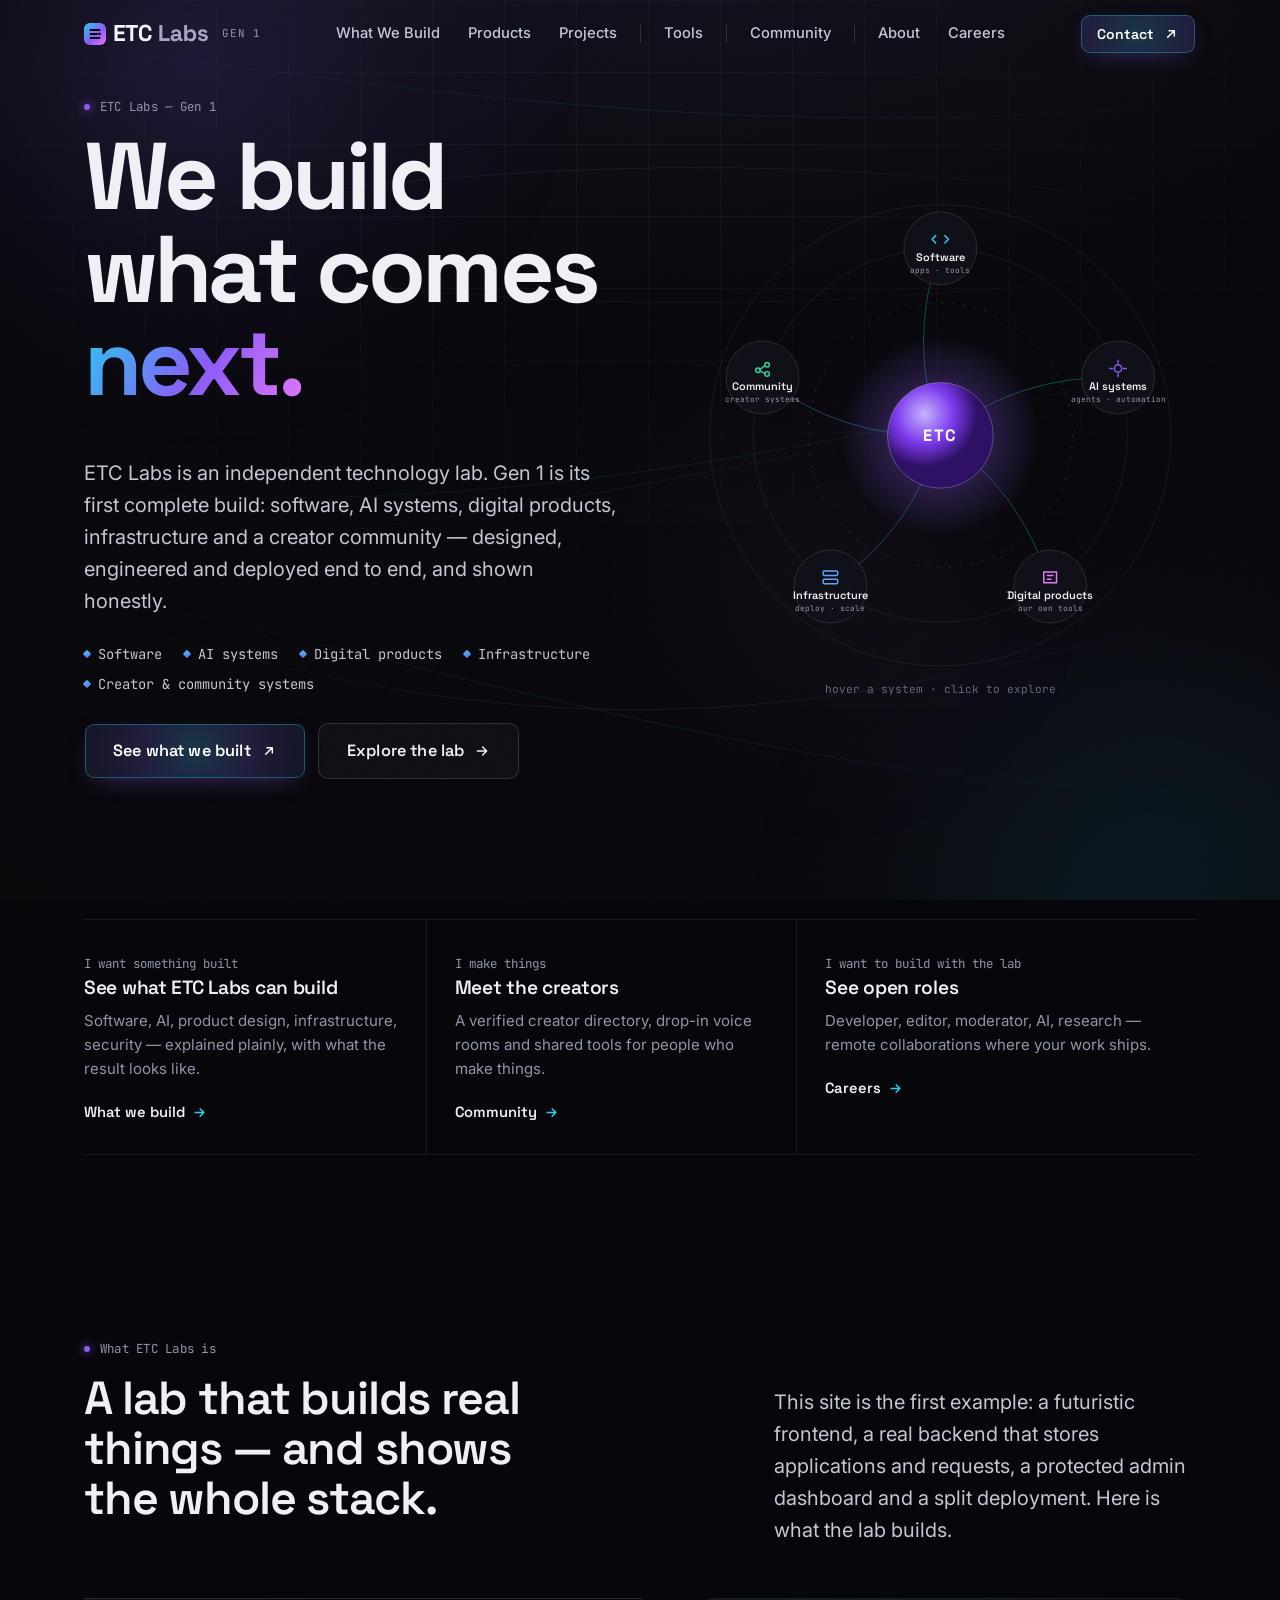
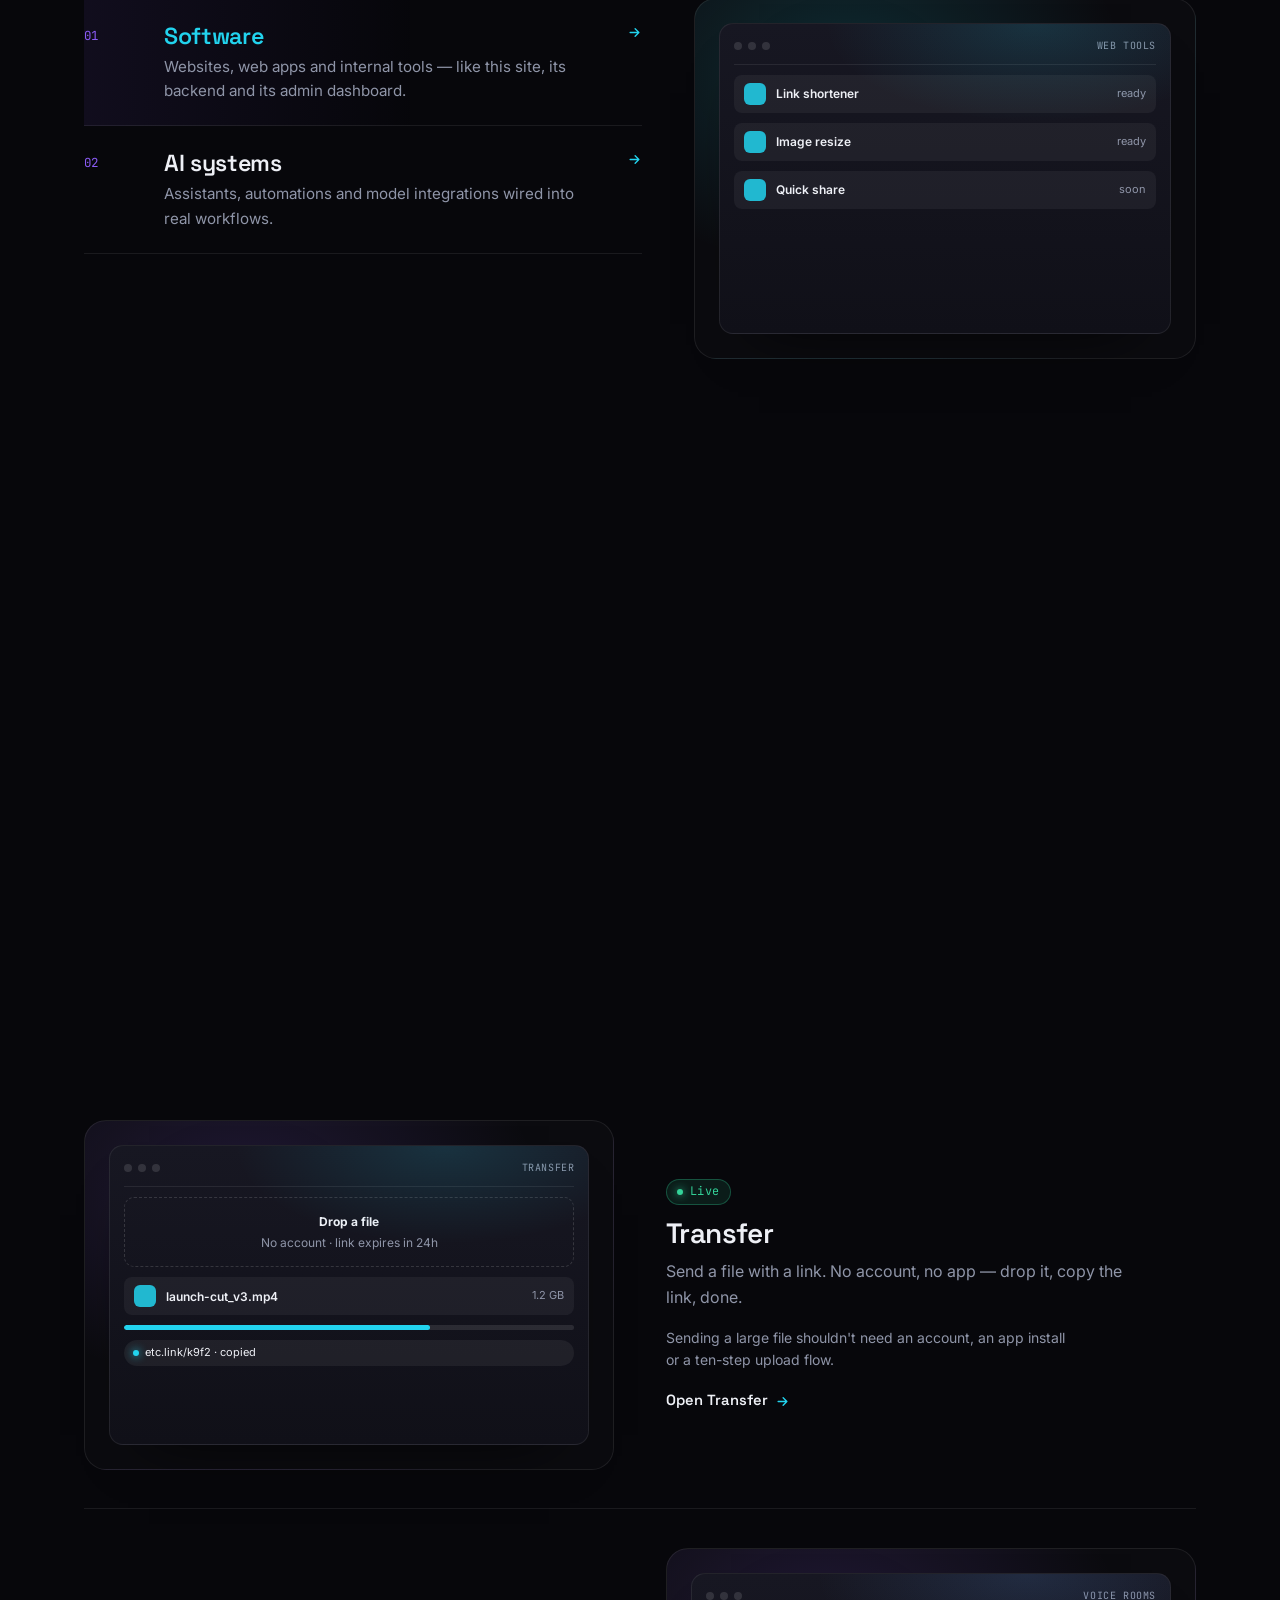
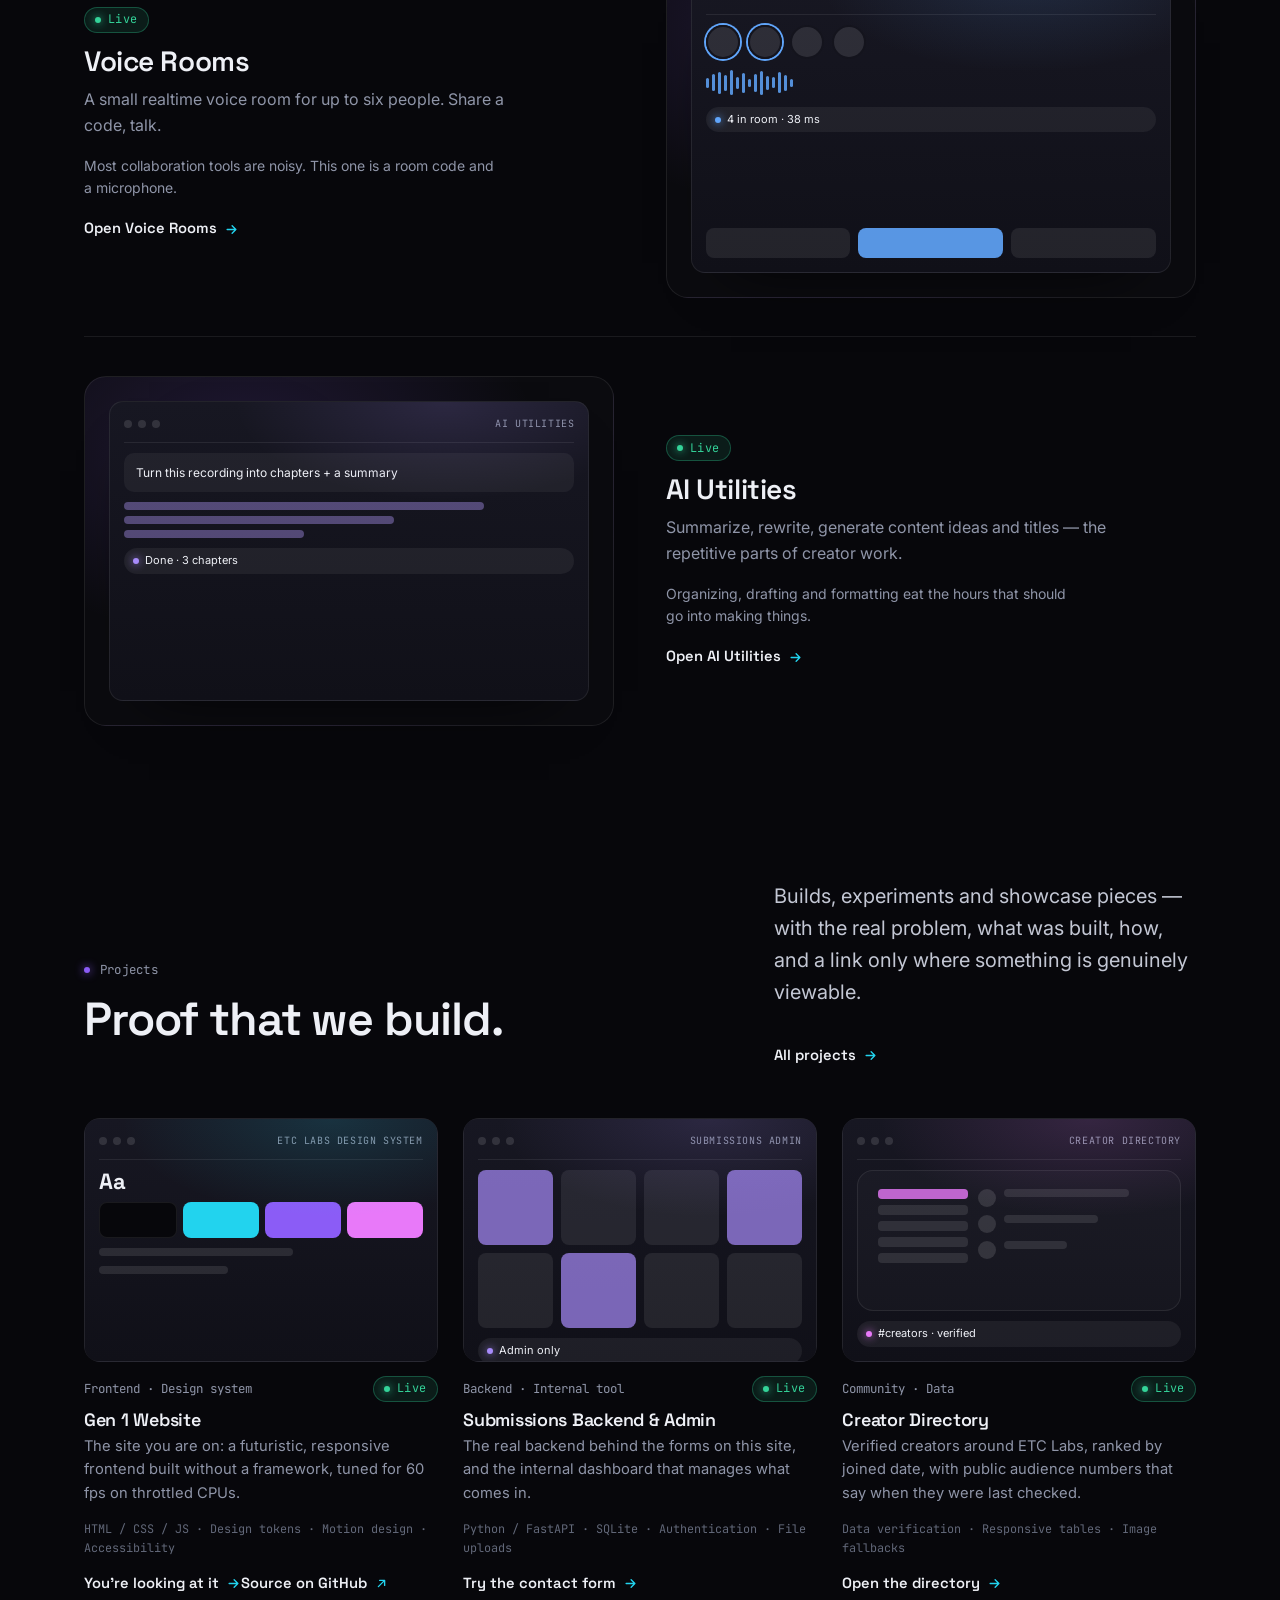
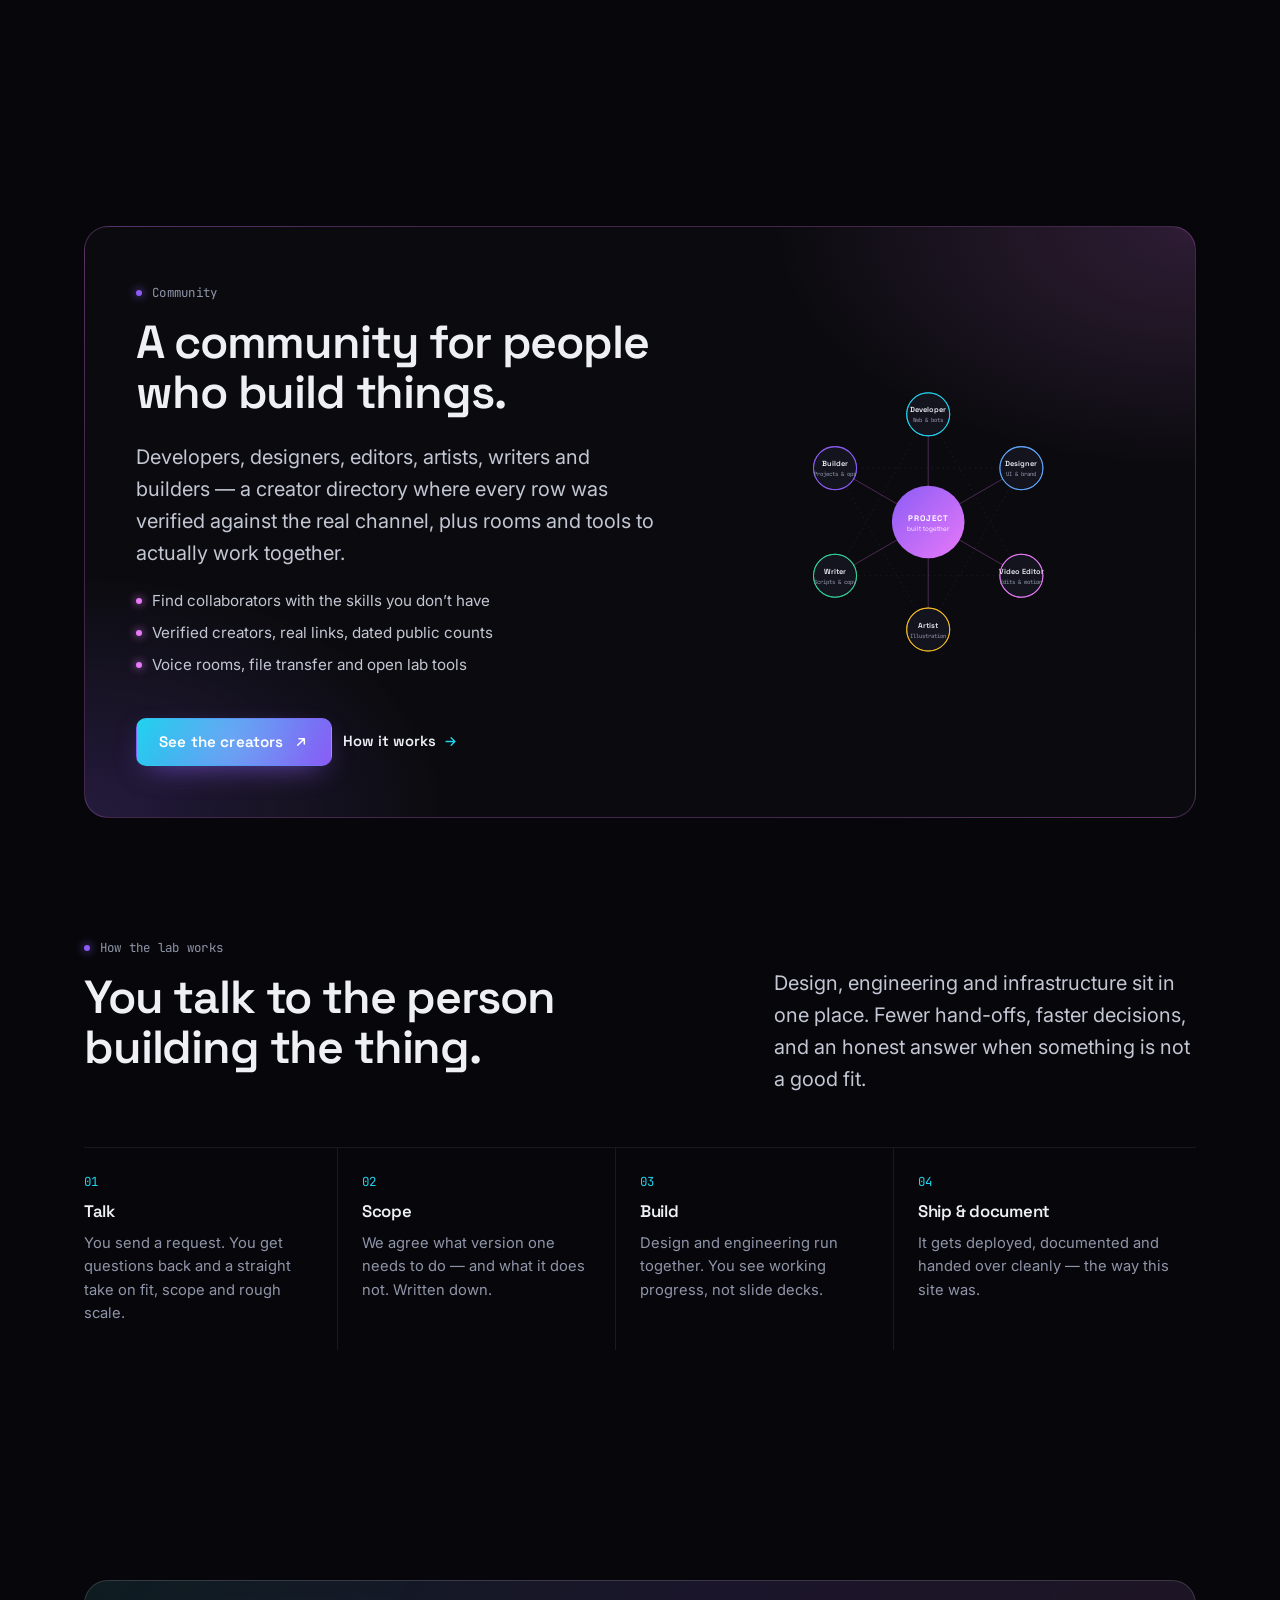
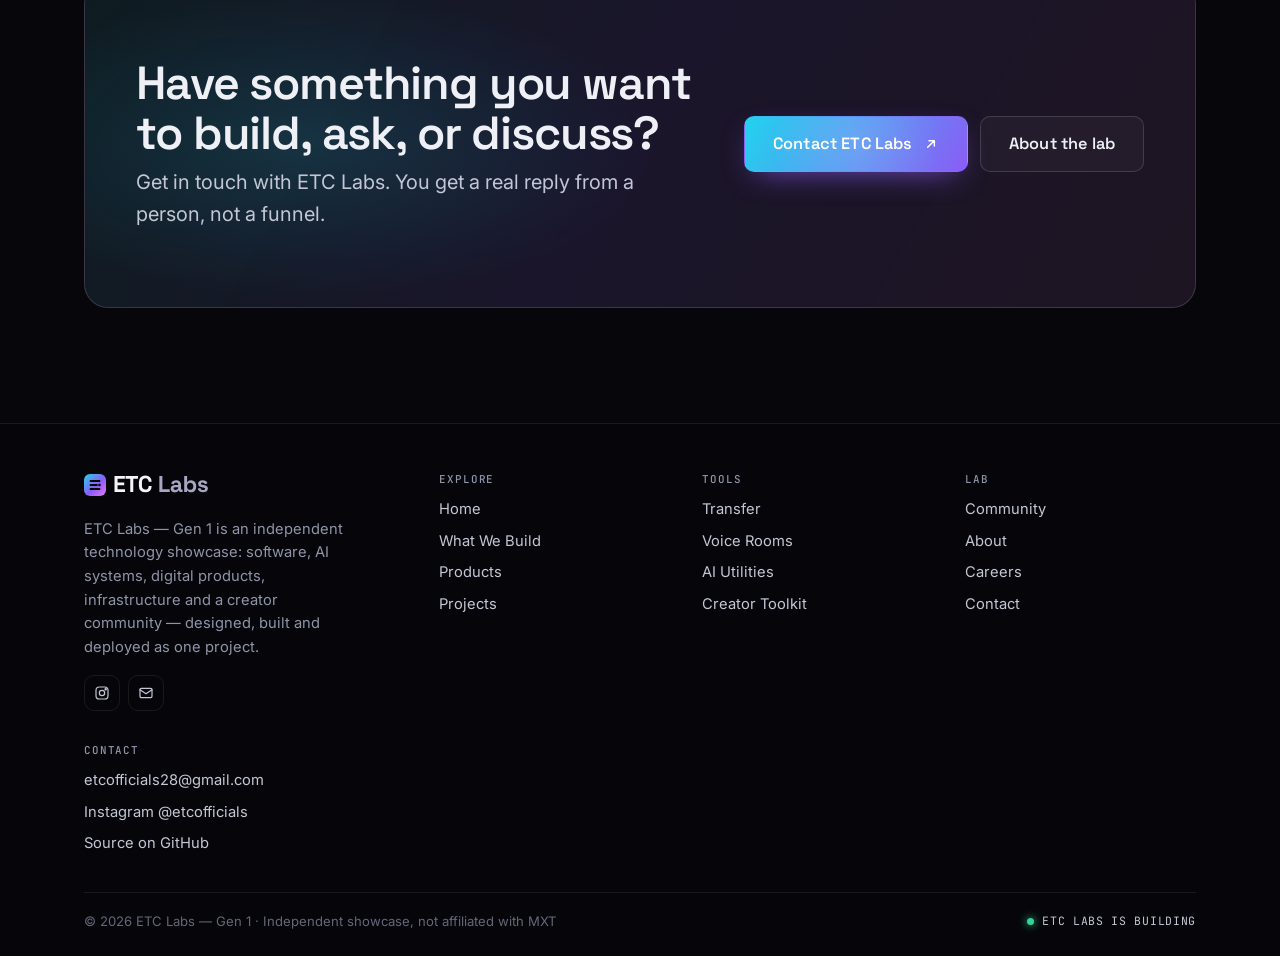
<file: public/index.html>
<!DOCTYPE html>
<html lang="en">
<head>
  <meta charset="utf-8">
  <meta name="viewport" content="width=device-width, initial-scale=1">
  <title>ETC Labs — Gen 1 · We build what comes next</title>
  <meta name="description" content="ETC Labs — Gen 1 is an independent technology showcase: software, AI systems, digital products, infrastructure and a creator community — designed, built and deployed end to end.">
  <meta name="theme-color" content="#07070b">
  <link rel="canonical" href="https://etcofficials.github.io/etc-labs-gen-1/">
  <meta property="og:site_name" content="ETC Labs — Gen 1">
  <meta property="og:title" content="ETC Labs — Gen 1 · We build what comes next">
  <meta property="og:description" content="Software, AI systems, digital products, infrastructure and a creator community. A technology showcase that actually runs — frontend, backend, admin and deployment.">
  <meta property="og:type" content="website">
  <meta property="og:url" content="https://etcofficials.github.io/etc-labs-gen-1/">
  <meta property="og:image" content="https://etcofficials.github.io/etc-labs-gen-1/assets/img/og.png">
  <meta name="twitter:card" content="summary_large_image">
  <link rel="icon" href="assets/img/favicon.svg" type="image/svg+xml">
  <link rel="preconnect" href="https://fonts.googleapis.com">
  <link rel="preconnect" href="https://fonts.gstatic.com" crossorigin>
  <link href="https://fonts.googleapis.com/css2?family=Space+Grotesk:wght@500;600;700&family=Inter:wght@400;500;600&family=JetBrains+Mono:wght@400;500&display=swap" rel="stylesheet">
  <link rel="stylesheet" href="assets/css/tokens.css">
  <link rel="stylesheet" href="assets/css/base.css">
  <link rel="stylesheet" href="assets/css/world.css">
  <link rel="stylesheet" href="assets/css/components.css">
  <link rel="stylesheet" href="assets/css/pages.css">
  <link rel="stylesheet" href="assets/css/mobile.css">
</head>
<body data-page="home" data-intro="1" class="is-entering">
  <a class="skip-link" href="#main">Skip to content</a>
  <etc-nav></etc-nav>

  <main id="main">
    <!-- OPENING -->
    <section class="hero home-hero" data-tone="violet" aria-labelledby="hero-title">
      <div class="container">
        <div class="split">
          <div>
            <span class="kicker" data-reveal>ETC Labs — Gen 1</span>
            <h1 id="hero-title" class="display" data-lines>We build<br>what comes<br><span class="grad">next.</span></h1>
            <p class="lead mt-3" data-reveal style="--i:3">ETC Labs is an independent technology lab. Gen 1 is its first complete build: software, AI systems, digital products, infrastructure and a creator community — designed, engineered and deployed end to end, and shown honestly.</p>
            <ul class="build-list" data-reveal style="--i:4" aria-label="What ETC Labs builds">
              <li>Software</li><li>AI systems</li><li>Digital products</li><li>Infrastructure</li><li>Creator &amp; community systems</li>
            </ul>
            <div class="hero-actions" data-reveal style="--i:5">
              <a class="btn btn-primary lg" href="projects.html">See what we built <svg class="arrow" viewBox="0 0 24 24" fill="none" stroke="currentColor" stroke-width="2.2" stroke-linecap="round" stroke-linejoin="round"><path d="M7 17 17 7M9 7h8v8"/></svg></a>
              <a class="btn btn-secondary lg" href="#what">Explore the lab <svg class="arrow right" viewBox="0 0 24 24" fill="none" stroke="currentColor" stroke-width="2.2" stroke-linecap="round" stroke-linejoin="round"><path d="M5 12h14M13 6l6 6-6 6"/></svg></a>
            </div>
          </div>
          <div class="eco" id="eco" data-reveal="scale" style="--i:2"></div>
        </div>
      </div>
    </section>

    <!-- WHO'S HERE: route early -->
    <section class="section tight" id="what" data-tone="cyan" aria-labelledby="paths-title">
      <div class="container">
        <h2 id="paths-title" class="sr-only">Where do you want to go?</h2>
        <div class="paths">
          <a class="path" href="what-we-do.html" data-reveal style="--i:0" data-cursor="Explore"><span class="who">I want something built</span><h3>See what ETC Labs can build</h3><p>Software, AI, product design, infrastructure, security — explained plainly, with what the result looks like.</p><span class="link-arrow">What we build <svg class="arrow" viewBox="0 0 24 24" fill="none" stroke="currentColor" stroke-width="2.2" stroke-linecap="round" stroke-linejoin="round"><path d="M5 12h14M13 6l6 6-6 6"/></svg></span></a>
          <a class="path" href="community.html" data-reveal style="--i:1" data-cursor="Explore"><span class="who">I make things</span><h3>Meet the creators</h3><p>A verified creator directory, drop-in voice rooms and shared tools for people who make things.</p><span class="link-arrow">Community <svg class="arrow" viewBox="0 0 24 24" fill="none" stroke="currentColor" stroke-width="2.2" stroke-linecap="round" stroke-linejoin="round"><path d="M5 12h14M13 6l6 6-6 6"/></svg></span></a>
          <a class="path" href="careers.html" data-reveal style="--i:2" data-cursor="Explore"><span class="who">I want to build with the lab</span><h3>See open roles</h3><p>Developer, editor, moderator, AI, research — remote collaborations where your work ships.</p><span class="link-arrow">Careers <svg class="arrow" viewBox="0 0 24 24" fill="none" stroke="currentColor" stroke-width="2.2" stroke-linecap="round" stroke-linejoin="round"><path d="M5 12h14M13 6l6 6-6 6"/></svg></span></a>
        </div>
      </div>
    </section>

    <!-- WHAT ETC LABS IS + WHAT IT BUILDS -->
    <section class="section" data-tone="cyan" aria-labelledby="build-title">
      <div class="container">
        <div class="head split-head">
          <div><span class="kicker" data-reveal>What ETC Labs is</span><h2 id="build-title" data-reveal style="--i:1">A lab that builds real things — and shows the whole stack.</h2></div>
          <p class="lead" data-reveal style="--i:2">This site is the first example: a futuristic frontend, a real backend that stores applications and requests, a protected admin dashboard and a split deployment. Here is what the lab builds.</p>
        </div>
        <div class="build">
          <div id="build-rows"></div>
          <div class="build-visual" id="build-visual" data-reveal="right"></div>
        </div>
      </div>
    </section>

    <!-- PRODUCTS -->
    <section class="section" data-tone="blue" aria-labelledby="products-title">
      <div class="container">
        <div class="head split-head">
          <div><span class="kicker" data-reveal>Products</span><h2 id="products-title" data-reveal style="--i:1">Things we&rsquo;re building for people to use.</h2></div>
          <div data-reveal style="--i:2"><p class="lead">Every product is live — open it and use it. No waitlists, no concepts dressed up as products.</p><a class="link-arrow mt-2" href="products.html">All products &amp; roadmap <svg class="arrow" viewBox="0 0 24 24" fill="none" stroke="currentColor" stroke-width="2.2" stroke-linecap="round" stroke-linejoin="round"><path d="M5 12h14M13 6l6 6-6 6"/></svg></a></div>
        </div>
        <div id="showcase"></div>
      </div>
    </section>

    <!-- PROJECTS -->
    <section class="section flush" data-tone="green" aria-labelledby="projects-title">
      <div class="container">
        <div class="head split-head">
          <div><span class="kicker" data-reveal>Projects</span><h2 id="projects-title" data-reveal style="--i:1">Proof that we build.</h2></div>
          <div data-reveal style="--i:2"><p class="lead">Builds, experiments and showcase pieces — with the real problem, what was built, how, and a link only where something is genuinely viewable.</p><a class="link-arrow mt-2" href="projects.html">All projects <svg class="arrow" viewBox="0 0 24 24" fill="none" stroke="currentColor" stroke-width="2.2" stroke-linecap="round" stroke-linejoin="round"><path d="M5 12h14M13 6l6 6-6 6"/></svg></a></div>
        </div>
        <div class="strip" id="projects-strip"></div>
      </div>
    </section>

    <!-- COMMUNITY -->
    <section class="section" data-tone="magenta" aria-labelledby="league-title">
      <div class="container">
        <div class="league-band" data-reveal="scale">
          <div>
            <span class="kicker">Community</span>
            <h2 id="league-title">A community for people who build things.</h2>
            <p class="lead">Developers, designers, editors, artists, writers and builders — a creator directory where every row was verified against the real channel, plus rooms and tools to actually work together.</p>
            <ul class="benefits"><li>Find collaborators with the skills you don&rsquo;t have</li><li>Verified creators, real links, dated public counts</li><li>Voice rooms, file transfer and open lab tools</li></ul>
            <div class="cluster mt-4"><a class="btn btn-primary solid" href="community.html#creators">See the creators <svg class="arrow" viewBox="0 0 24 24" fill="none" stroke="currentColor" stroke-width="2.2" stroke-linecap="round" stroke-linejoin="round"><path d="M7 17 17 7M9 7h8v8"/></svg></a><a class="link-arrow" href="community.html">How it works <svg class="arrow" viewBox="0 0 24 24" fill="none" stroke="currentColor" stroke-width="2.2" stroke-linecap="round" stroke-linejoin="round"><path d="M5 12h14M13 6l6 6-6 6"/></svg></a></div>
          </div>
          <div id="home-graph"></div>
        </div>
      </div>
    </section>

    <!-- HOW THE LAB WORKS -->
    <section class="section flush" data-tone="cyan" aria-labelledby="how-title">
      <div class="container">
        <div class="head split-head">
          <div><span class="kicker" data-reveal>How the lab works</span><h2 id="how-title" data-reveal style="--i:1">You talk to the person building the thing.</h2></div>
          <p class="lead" data-reveal style="--i:2">Design, engineering and infrastructure sit in one place. Fewer hand-offs, faster decisions, and an honest answer when something is not a good fit.</p>
        </div>
        <div class="how">
          <div data-reveal style="--i:0"><span class="n">01</span><h3>Talk</h3><p>You send a request. You get questions back and a straight take on fit, scope and rough scale.</p></div>
          <div data-reveal style="--i:1"><span class="n">02</span><h3>Scope</h3><p>We agree what version one needs to do — and what it does not. Written down.</p></div>
          <div data-reveal style="--i:2"><span class="n">03</span><h3>Build</h3><p>Design and engineering run together. You see working progress, not slide decks.</p></div>
          <div data-reveal style="--i:3"><span class="n">04</span><h3>Ship &amp; document</h3><p>It gets deployed, documented and handed over cleanly — the way this site was.</p></div>
        </div>
      </div>
    </section>

    <!-- CTA -->
    <section class="section" data-tone="violet" aria-labelledby="cta-title">
      <div class="container">
        <div class="cta-band" data-reveal="scale">
          <div><h2 id="cta-title">Have something you want to build, ask, or discuss?</h2><p class="lead">Get in touch with ETC Labs. You get a real reply from a person, not a funnel.</p></div>
          <div class="actions"><a class="btn btn-primary solid lg" href="contact.html">Contact ETC Labs <svg class="arrow" viewBox="0 0 24 24" fill="none" stroke="currentColor" stroke-width="2.2" stroke-linecap="round" stroke-linejoin="round"><path d="M7 17 17 7M9 7h8v8"/></svg></a><a class="btn btn-secondary lg" href="about.html">About the lab</a></div>
        </div>
      </div>
    </section>
  </main>

  <etc-footer></etc-footer>
  <script src="assets/js/config.js"></script>
  <script src="assets/js/data.js"></script>
  <script src="assets/js/world.js"></script>
  <script src="assets/js/ui.js"></script>
  <script src="assets/js/pages.js"></script>
  <script src="assets/js/touch.js"></script>
</body>
</html>
</file>
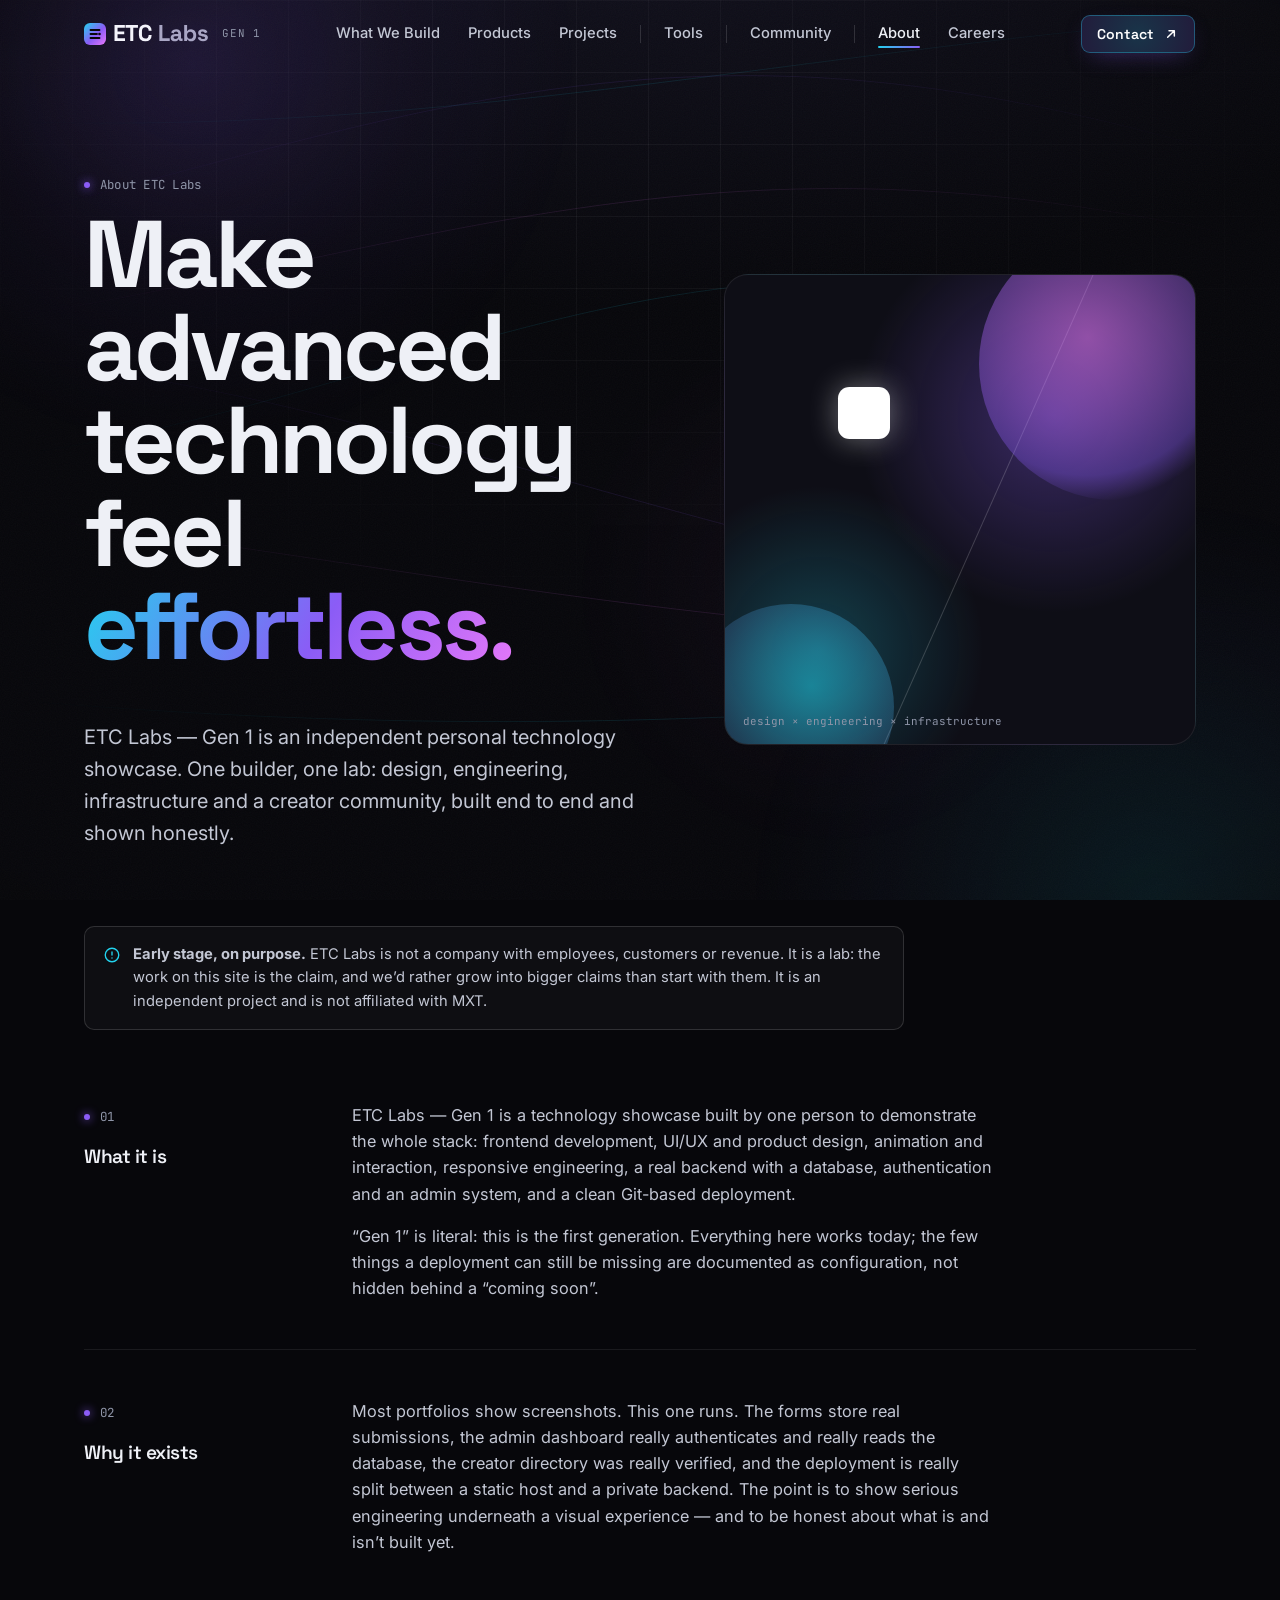
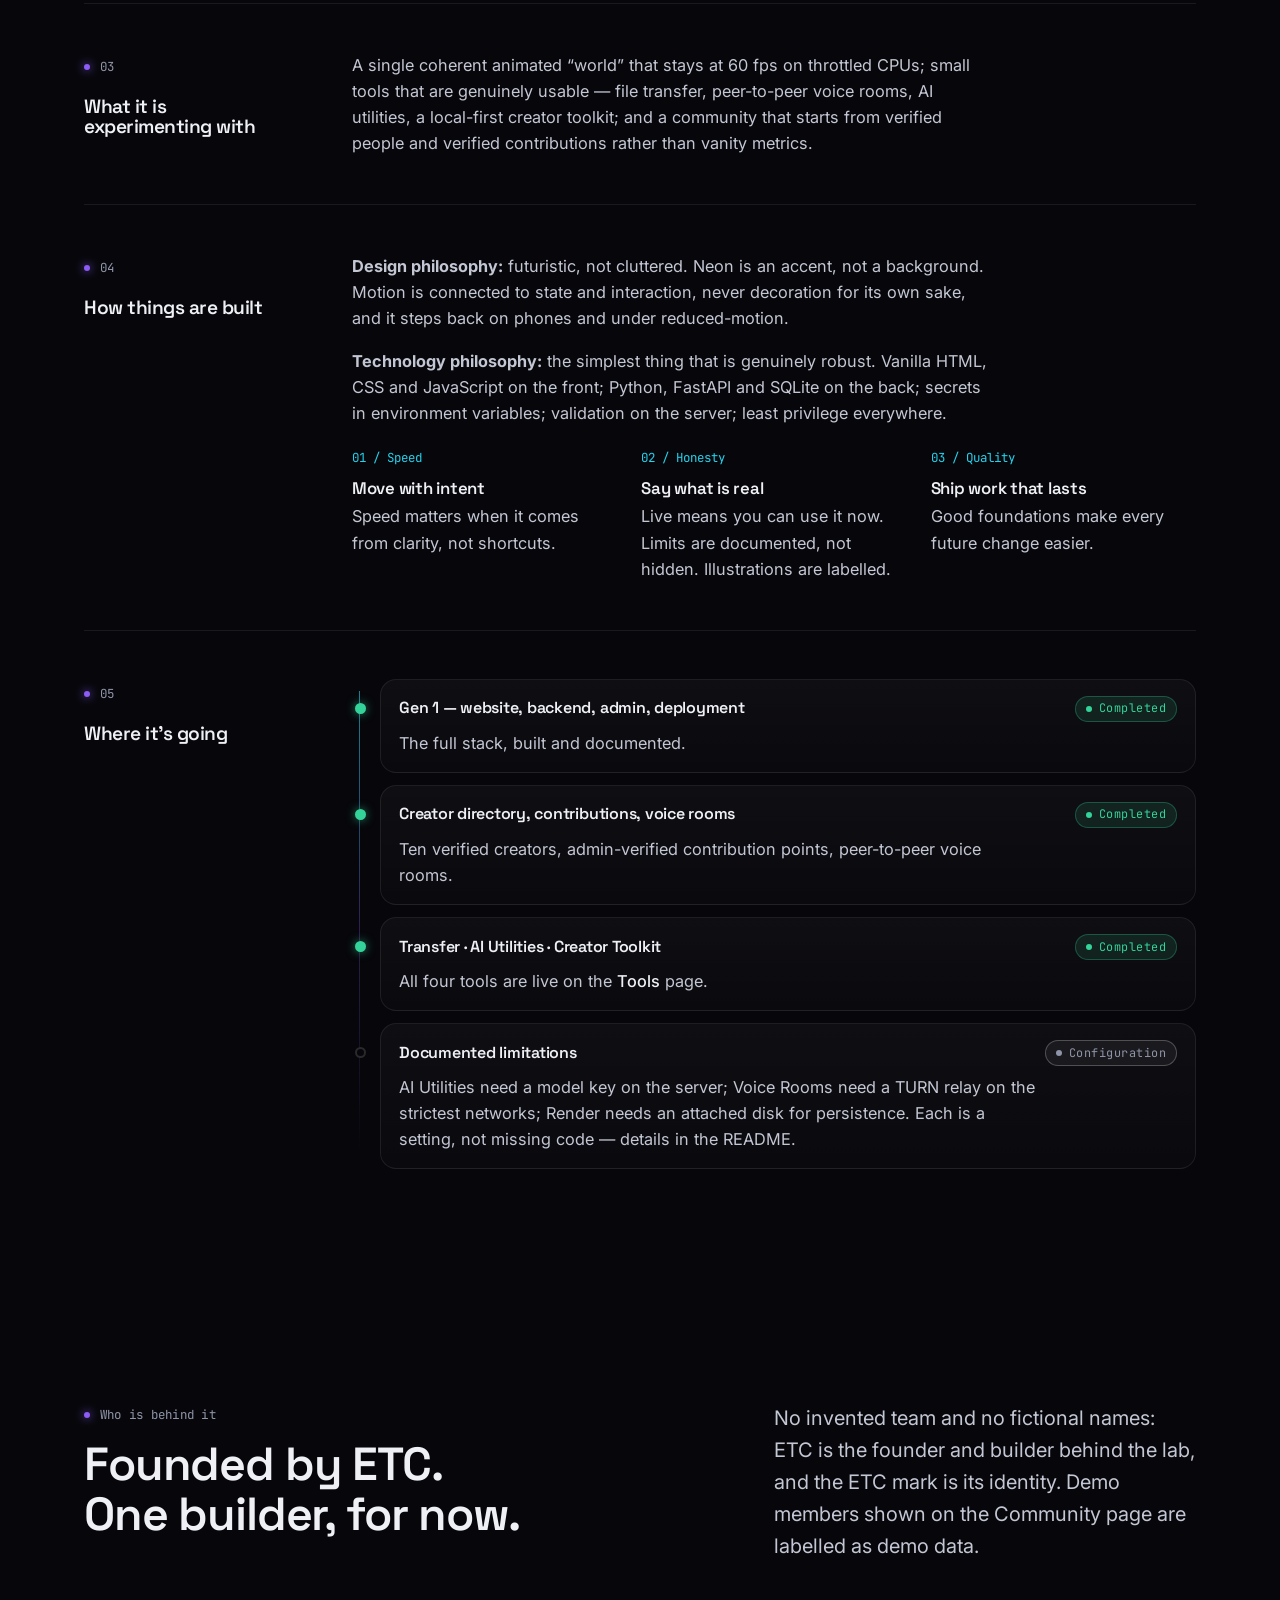
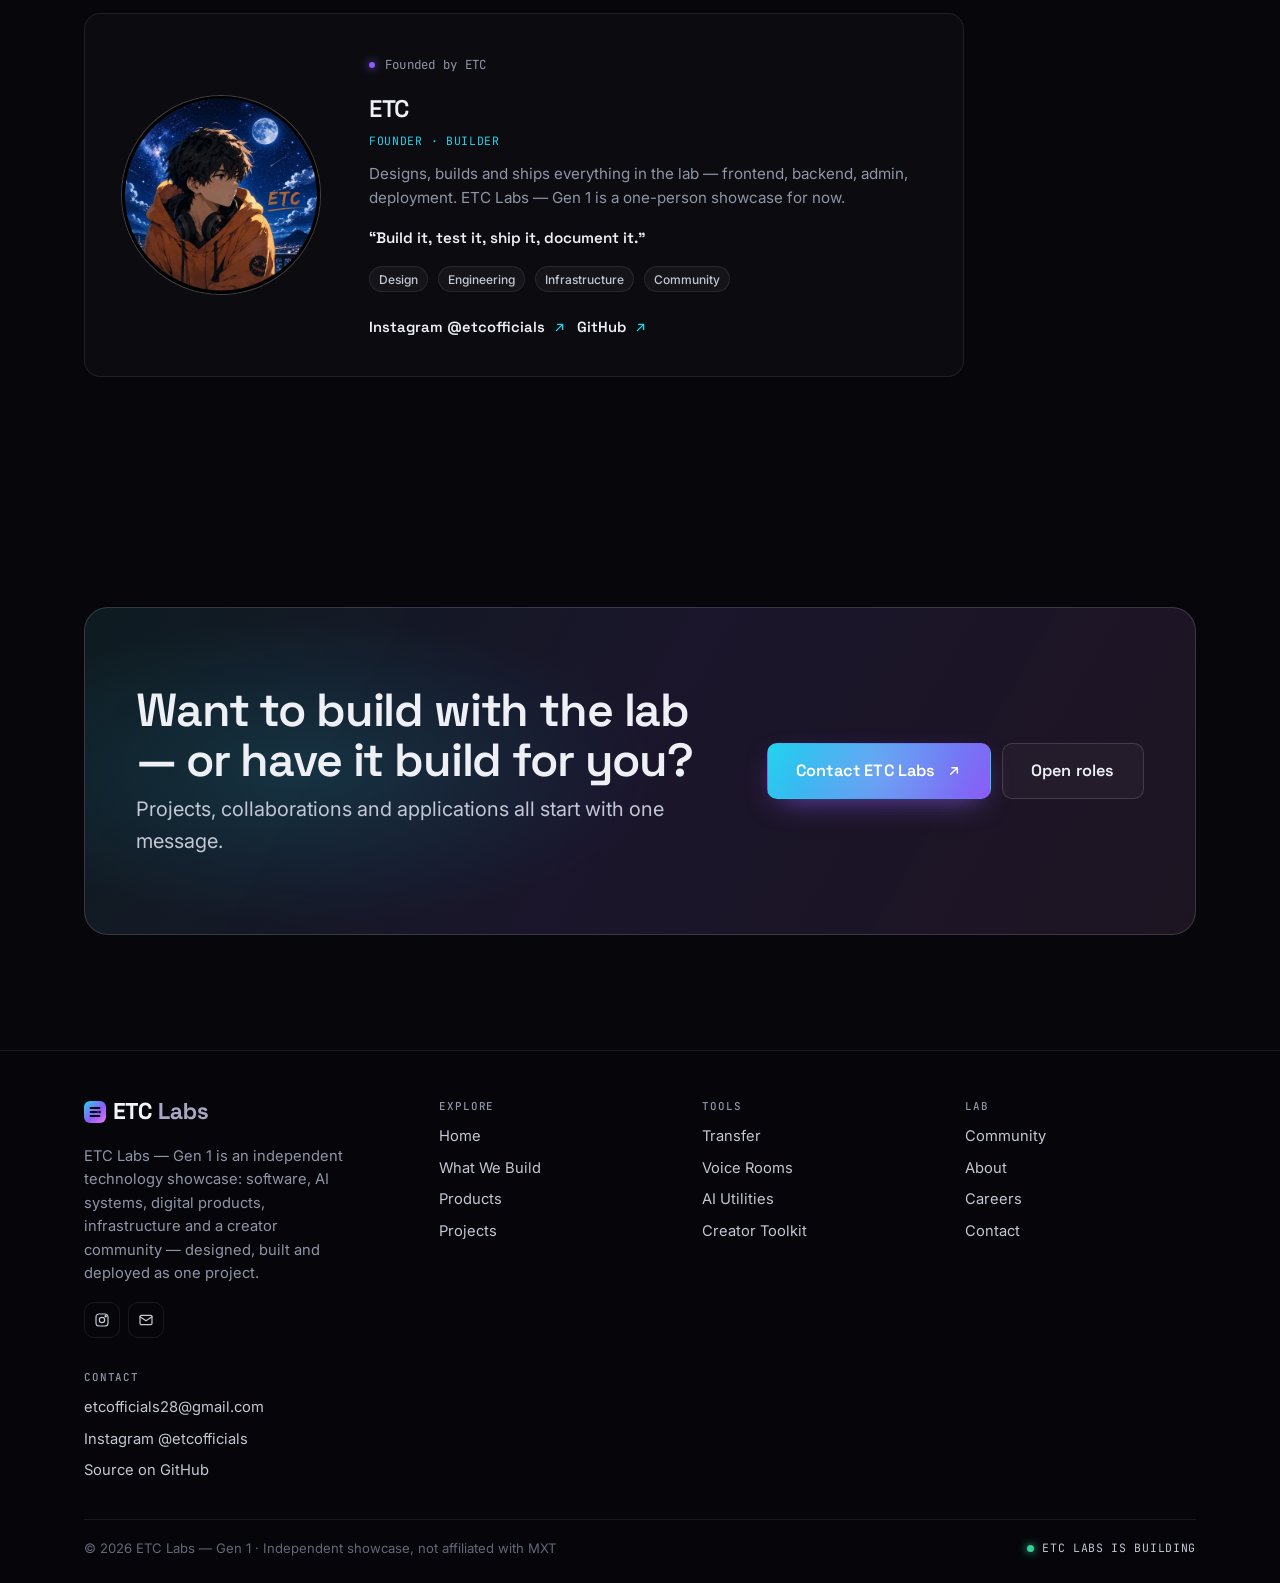
<file: public/about.html>
<!DOCTYPE html>
<html lang="en">
<head>
  <meta charset="utf-8">
  <meta name="viewport" content="width=device-width, initial-scale=1">
  <title>About — ETC Labs — Gen 1</title>
  <meta name="description" content="What ETC Labs — Gen 1 is, why it exists, what it is experimenting with, how things are built, the design and technology philosophy, and where it is going. An independent showcase, not affiliated with MXT.">
  <meta name="theme-color" content="#07070b">
  <link rel="canonical" href="https://etcofficials.github.io/etc-labs-gen-1/about.html">
  <meta property="og:site_name" content="ETC Labs — Gen 1">
  <meta property="og:title" content="About — ETC Labs — Gen 1">
  <meta property="og:description" content="What ETC Labs — Gen 1 is, why it exists, what it is experimenting with, how things are built, the design and technology philosophy, and where it is going. An independent showcase, not affiliated with MXT.">
  <meta property="og:type" content="website">
  <meta property="og:url" content="https://etcofficials.github.io/etc-labs-gen-1/about.html">
  <meta property="og:image" content="https://etcofficials.github.io/etc-labs-gen-1/assets/img/og.png">
  <meta name="twitter:card" content="summary_large_image">
  <link rel="icon" href="assets/img/favicon.svg" type="image/svg+xml">
  <link rel="preconnect" href="https://fonts.googleapis.com">
  <link rel="preconnect" href="https://fonts.gstatic.com" crossorigin>
  <link href="https://fonts.googleapis.com/css2?family=Space+Grotesk:wght@500;600;700&family=Inter:wght@400;500;600&family=JetBrains+Mono:wght@400;500&display=swap" rel="stylesheet">
  <link rel="stylesheet" href="assets/css/tokens.css">
  <link rel="stylesheet" href="assets/css/base.css">
  <link rel="stylesheet" href="assets/css/world.css">
  <link rel="stylesheet" href="assets/css/components.css">
  <link rel="stylesheet" href="assets/css/pages.css">
  <link rel="stylesheet" href="assets/css/mobile.css">
</head>
<body data-page="about" class="is-entering">
  <a class="skip-link" href="#main">Skip to content</a>
  <etc-nav></etc-nav>
  <main id="main">

    <section class="hero" data-tone="violet" aria-labelledby="hero-title"><div class="container"><div class="split">
      <div><span class="kicker" data-reveal>About ETC Labs</span><h1 id="hero-title" class="display" data-lines>Make advanced<br>technology feel<br><span class="grad">effortless.</span></h1><p class="lead mt-3" data-reveal style="--i:3">ETC Labs &mdash; Gen 1 is an independent personal technology showcase. One builder, one lab: design, engineering, infrastructure and a creator community, built end to end and shown honestly.</p></div>
      <div class="abstract" data-reveal="scale" style="--i:2" role="img" aria-label="Abstract composition"><i class="a3"></i><i class="a2"></i><i class="a1"></i><i class="a4"></i><span class="cap">design &times; engineering &times; infrastructure</span></div>
    </div></div></section>
    <section class="section flush" data-tone="violet" aria-label="The ETC Labs story"><div class="container">
      <div class="stage-note" data-reveal style="max-width:820px;margin-bottom:clamp(40px,6vw,72px)"><svg viewBox="0 0 24 24" fill="none" stroke="currentColor" stroke-width="1.8" stroke-linecap="round" stroke-linejoin="round"><circle cx="12" cy="12" r="9"/><path d="M12 8v4M12 16h.01"/></svg><div><strong>Early stage, on purpose.</strong> ETC Labs is not a company with employees, customers or revenue. It is a lab: the work on this site is the claim, and we&rsquo;d rather grow into bigger claims than start with them. It is an independent project and is not affiliated with MXT.</div></div>
      <div class="story" data-reveal><div class="side"><span class="kicker">01</span><h2>What it is</h2></div><div class="body"><p>ETC Labs &mdash; Gen 1 is a technology showcase built by one person to demonstrate the whole stack: frontend development, UI/UX and product design, animation and interaction, responsive engineering, a real backend with a database, authentication and an admin system, and a clean Git-based deployment.</p><p>&ldquo;Gen 1&rdquo; is literal: this is the first generation. Everything here works today; the few things a deployment can still be missing are documented as configuration, not hidden behind a &ldquo;coming soon&rdquo;.</p></div></div>
      <div class="story" data-reveal><div class="side"><span class="kicker">02</span><h2>Why it exists</h2></div><div class="body"><p>Most portfolios show screenshots. This one runs. The forms store real submissions, the admin dashboard really authenticates and really reads the database, the creator directory was really verified, and the deployment is really split between a static host and a private backend. The point is to show serious engineering underneath a visual experience &mdash; and to be honest about what is and isn&rsquo;t built yet.</p></div></div>
      <div class="story" data-reveal><div class="side"><span class="kicker">03</span><h2>What it is experimenting with</h2></div><div class="body"><p>A single coherent animated &ldquo;world&rdquo; that stays at 60 fps on throttled CPUs; small tools that are genuinely usable &mdash; file transfer, peer-to-peer voice rooms, AI utilities, a local-first creator toolkit; and a community that starts from verified people and verified contributions rather than vanity metrics.</p></div></div>
      <div class="story" data-reveal><div class="side"><span class="kicker">04</span><h2>How things are built</h2></div><div class="body"><p><strong>Design philosophy:</strong> futuristic, not cluttered. Neon is an accent, not a background. Motion is connected to state and interaction, never decoration for its own sake, and it steps back on phones and under reduced-motion.</p><p><strong>Technology philosophy:</strong> the simplest thing that is genuinely robust. Vanilla HTML, CSS and JavaScript on the front; Python, FastAPI and SQLite on the back; secrets in environment variables; validation on the server; least privilege everywhere.</p><div class="principles" id="principles"></div></div></div>
      <div class="story" data-reveal><div class="side"><span class="kicker">05</span><h2>Where it&rsquo;s going</h2></div><div class="body"><div class="timeline"><div class="tl-item" data-status="done"><div class="panel" style="padding:16px 18px"><div class="tl-meta"><h3 style="font-size:1rem;margin:0">Gen 1 &mdash; website, backend, admin, deployment</h3><span class="badge badge-done">Completed</span></div><p class="small muted">The full stack, built and documented.</p></div></div><div class="tl-item" data-status="done"><div class="panel" style="padding:16px 18px"><div class="tl-meta"><h3 style="font-size:1rem;margin:0">Creator directory, contributions, voice rooms</h3><span class="badge badge-done">Completed</span></div><p class="small muted">Ten verified creators, admin-verified contribution points, peer-to-peer voice rooms.</p></div></div><div class="tl-item" data-status="done"><div class="panel" style="padding:16px 18px"><div class="tl-meta"><h3 style="font-size:1rem;margin:0">Transfer &middot; AI Utilities &middot; Creator Toolkit</h3><span class="badge badge-done">Completed</span></div><p class="small muted">All four tools are live on the <a class="link" href="tools.html">Tools</a> page.</p></div></div><div class="tl-item" data-status="limit"><div class="panel" style="padding:16px 18px"><div class="tl-meta"><h3 style="font-size:1rem;margin:0">Documented limitations</h3><span class="badge badge-limit">Configuration</span></div><p class="small muted">AI Utilities need a model key on the server; Voice Rooms need a TURN relay on the strictest networks; Render needs an attached disk for persistence. Each is a setting, not missing code &mdash; details in the README.</p></div></div></div></div></div>
    </div></section>
    <section class="section" id="who" data-tone="cyan" aria-labelledby="team-title"><div class="container"><div class="head split-head"><div><span class="kicker" data-reveal>Who is behind it</span><h2 id="team-title" data-reveal style="--i:1">Founded by ETC. One builder, for now.</h2></div><p class="lead" data-reveal style="--i:2">No invented team and no fictional names: ETC is the founder and builder behind the lab, and the ETC mark is its identity. Demo members shown on the Community page are labelled as demo data.</p></div><div id="founder"></div></div></section>
    <section class="section" data-tone="violet" aria-labelledby="cta-title"><div class="container"><div class="cta-band" data-reveal="scale"><div><h2 id="cta-title">Want to build with the lab — or have it build for you?</h2><p class="lead">Projects, collaborations and applications all start with one message.</p></div><div class="actions"><a class="btn btn-primary solid lg" href="contact.html">Contact ETC Labs <svg class="arrow" viewBox="0 0 24 24" fill="none" stroke="currentColor" stroke-width="2.2" stroke-linecap="round" stroke-linejoin="round"><path d="M7 17 17 7M9 7h8v8"/></svg></a><a class="btn btn-secondary lg" href="careers.html">Open roles</a></div></div></div></section>
  </main>
  <etc-footer></etc-footer>
  <script src="assets/js/config.js"></script>
  <script src="assets/js/data.js"></script>
  <script src="assets/js/world.js"></script>
  <script src="assets/js/ui.js"></script>
  <script src="assets/js/pages.js"></script>
  <script src="assets/js/touch.js"></script>
</body>
</html>
</file>
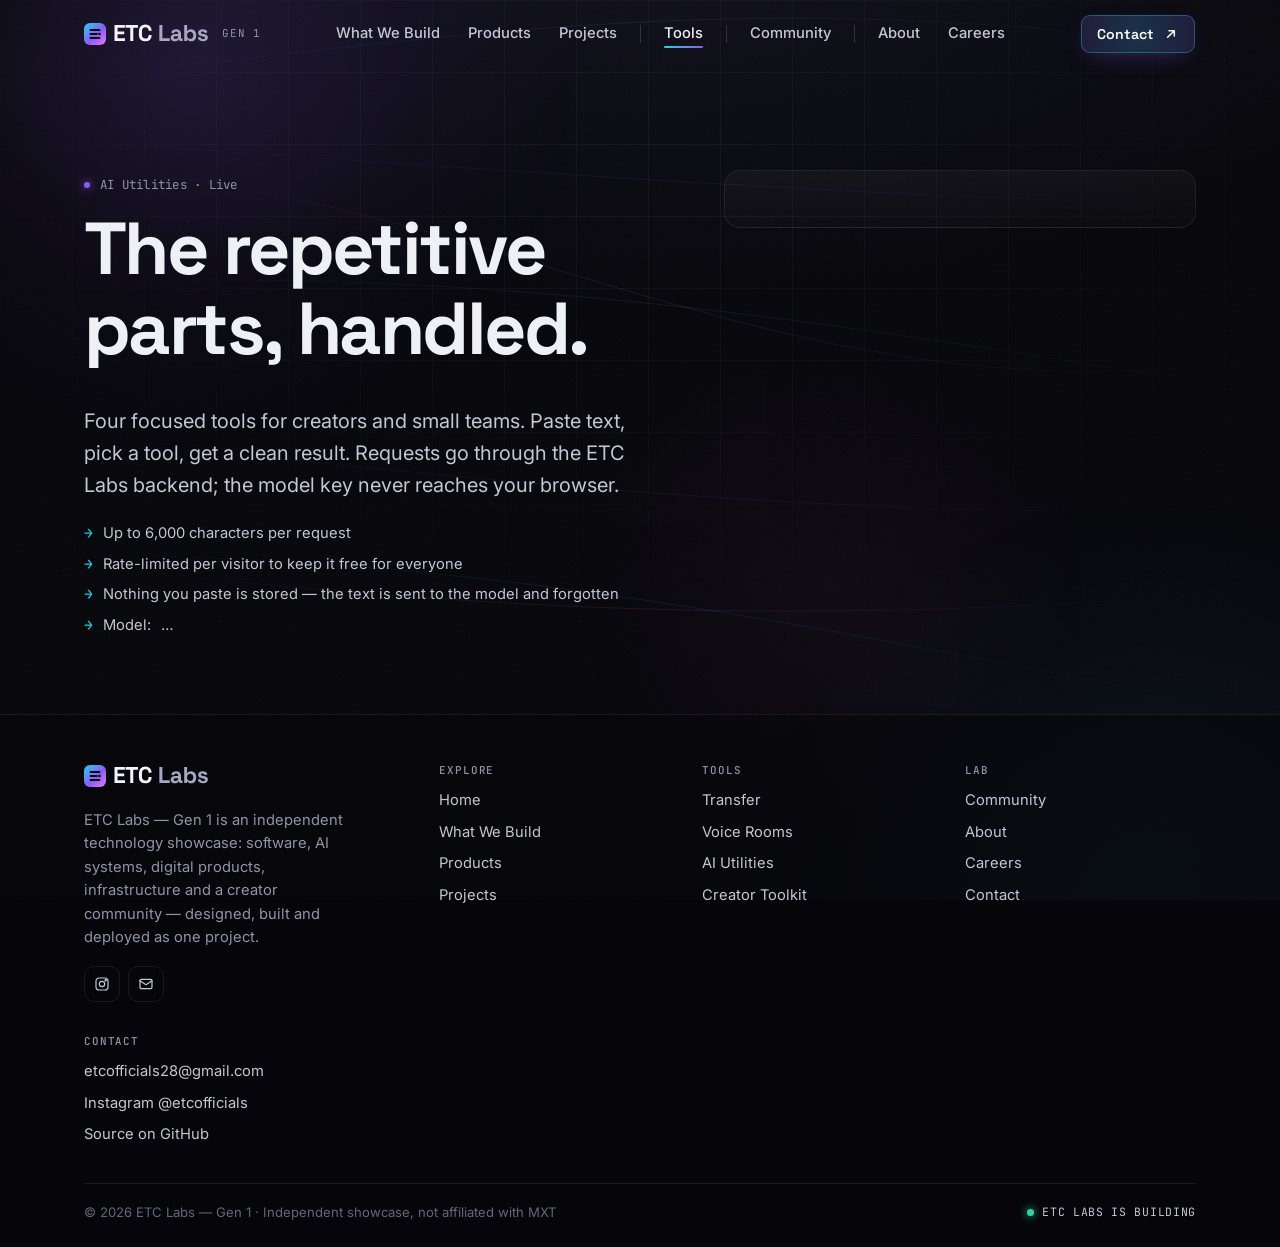
<file: public/ai.html>
<!DOCTYPE html>
<html lang="en">
<head>
  <meta charset="utf-8">
  <meta name="viewport" content="width=device-width, initial-scale=1">
  <title>AI Utilities — ETC Labs — Gen 1</title>
  <meta name="description" content="ETC Labs AI Utilities: summarize, rewrite, generate content ideas and titles. Runs through the ETC Labs backend — no keys in the browser, rate-limited per visitor.">
  <meta name="theme-color" content="#07070b">
  <link rel="canonical" href="https://etcofficials.github.io/etc-labs-gen-1/ai.html">
  <meta property="og:site_name" content="ETC Labs — Gen 1">
  <meta property="og:title" content="AI Utilities — ETC Labs — Gen 1">
  <meta property="og:description" content="ETC Labs AI Utilities: summarize, rewrite, generate content ideas and titles. Runs through the ETC Labs backend — no keys in the browser, rate-limited per visitor.">
  <meta property="og:type" content="website">
  <meta property="og:url" content="https://etcofficials.github.io/etc-labs-gen-1/ai.html">
  <meta property="og:image" content="https://etcofficials.github.io/etc-labs-gen-1/assets/img/og.png">
  <meta name="twitter:card" content="summary_large_image">
  <link rel="icon" href="assets/img/favicon.svg" type="image/svg+xml">
  <link rel="preconnect" href="https://fonts.googleapis.com">
  <link rel="preconnect" href="https://fonts.gstatic.com" crossorigin>
  <link href="https://fonts.googleapis.com/css2?family=Space+Grotesk:wght@500;600;700&family=Inter:wght@400;500;600&family=JetBrains+Mono:wght@400;500&display=swap" rel="stylesheet">
  <link rel="stylesheet" href="assets/css/tokens.css">
  <link rel="stylesheet" href="assets/css/base.css">
  <link rel="stylesheet" href="assets/css/world.css">
  <link rel="stylesheet" href="assets/css/components.css">
  <link rel="stylesheet" href="assets/css/pages.css">
  <link rel="stylesheet" href="assets/css/mobile.css">
</head>
<body data-page="ai" class="is-entering">
  <a class="skip-link" href="#main">Skip to content</a>
  <etc-nav></etc-nav>
  <main id="main">

    <section class="hero" data-tone="violet" aria-labelledby="hero-title"><div class="container"><div class="split top">
      <div><span class="kicker" data-reveal>AI Utilities · Live</span><h1 id="hero-title" data-lines>The repetitive<br>parts, handled.</h1><p class="lead mt-3" data-reveal style="--i:2">Four focused tools for creators and small teams. Paste text, pick a tool, get a clean result. Requests go through the ETC Labs backend; the model key never reaches your browser.</p>
        <ul class="contact-for mt-3" data-reveal style="--i:3" aria-label="Notes"><li>Up to 6,000 characters per request</li><li>Rate-limited per visitor to keep it free for everyone</li><li>Nothing you paste is stored &mdash; the text is sent to the model and forgotten</li><li id="ai-model-note">Model: <span data-ai-model>&hellip;</span></li></ul></div>
      <div class="panel tool-panel" data-reveal="right" style="--i:2" id="ai-app" aria-live="polite">
        <div class="tool-state" data-state="ready">
          <div class="filters" id="ai-tools" role="group" aria-label="Tool"></div>
          <div class="field mt-3" id="ai-tone-field" hidden><label for="ai-tone">Tone</label><select class="select" id="ai-tone"></select></div>
          <div class="field mt-3"><label for="ai-text">Your text <span class="opt" style="margin-left:auto" id="ai-count">0 / 6000</span></label><textarea class="textarea" id="ai-text" rows="7" maxlength="6000" placeholder="Paste a transcript, a draft, a topic, or a description of your channel&hellip;"></textarea></div>
          <div class="form-status" role="status" aria-live="polite"></div>
          <div class="form-foot"><p class="form-note" id="ai-hint">Pick a tool and paste some text.</p><button class="btn btn-primary lg" type="button" id="ai-run" disabled>Run <svg class="arrow" viewBox="0 0 24 24" fill="none" stroke="currentColor" stroke-width="2.2" stroke-linecap="round" stroke-linejoin="round"><path d="M7 17 17 7M9 7h8v8"/></svg></button></div>
          <div class="ai-output" id="ai-output" hidden><div class="ai-output-head"><span class="kicker" id="ai-output-label">Result</span><div class="cluster"><button class="btn btn-secondary sm" type="button" id="ai-copy">Copy</button><button class="btn btn-secondary sm" type="button" id="ai-again">Run again</button></div></div><pre id="ai-result"></pre></div>
        </div>
        <div class="tool-state" data-state="disabled"><span class="kicker">AI Utilities</span><h3 class="mt-1">Not enabled on this deployment yet</h3><p class="muted">The backend is running but has no model key configured, so the tools cannot answer. This is a server configuration (<code>ETC_ANTHROPIC_API_KEY</code>), not a missing feature &mdash; the code path is complete and tested.</p><div class="cluster mt-3"><a class="link-arrow" href="tools.html">Other tools <svg class="arrow" viewBox="0 0 24 24" fill="none" stroke="currentColor" stroke-width="2.2" stroke-linecap="round" stroke-linejoin="round"><path d="M5 12h14M13 6l6 6-6 6"/></svg></a></div></div>
        <div class="tool-state" data-state="offline"><span class="kicker">AI Utilities</span><h3 class="mt-1">Backend not connected</h3><p class="muted">This copy of the site has no backend configured.</p></div>
      </div>
    </div></div></section>
  </main>
  <etc-footer></etc-footer>
  <script src="assets/js/config.js"></script>
  <script src="assets/js/data.js"></script>
  <script src="assets/js/world.js"></script>
  <script src="assets/js/ui.js"></script>
  <script src="assets/js/pages.js"></script>
  <script src="assets/js/touch.js"></script>
  <script src="assets/js/tools.js"></script>
</body>
</html>
</file>
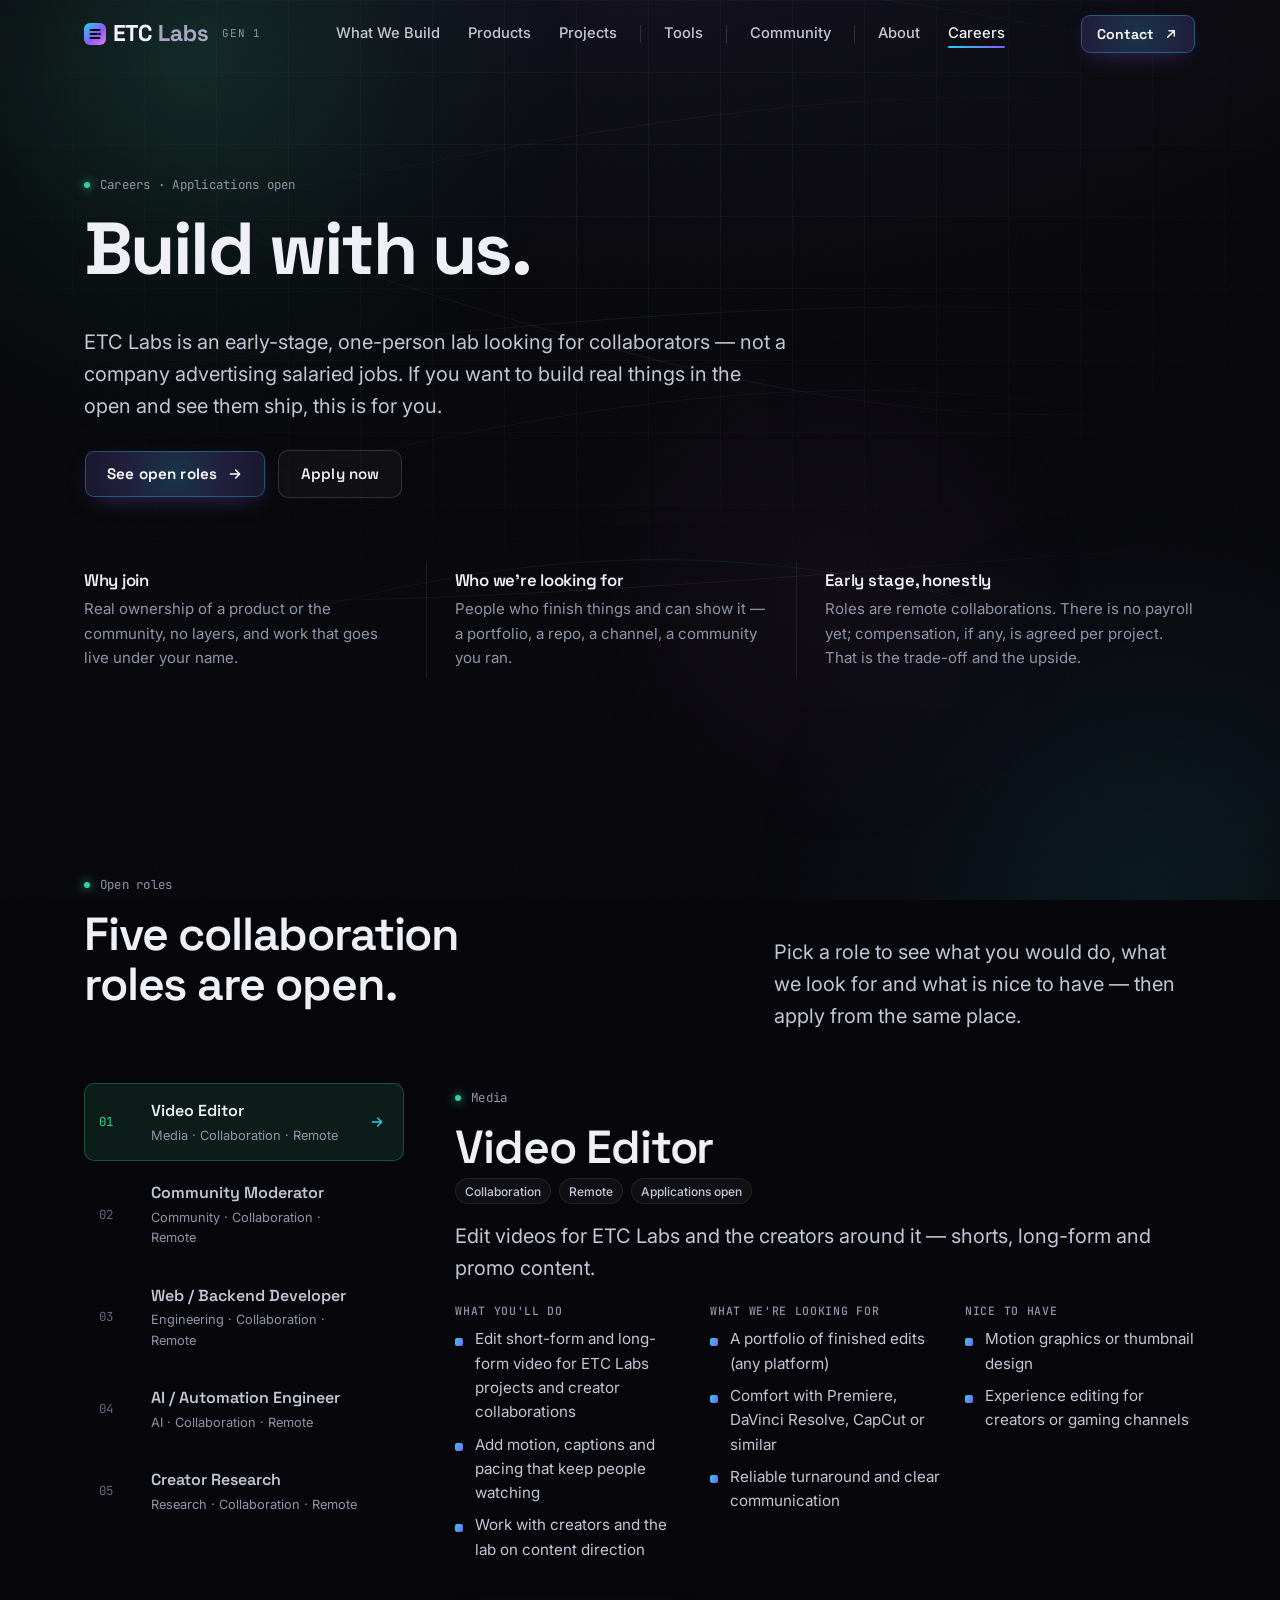
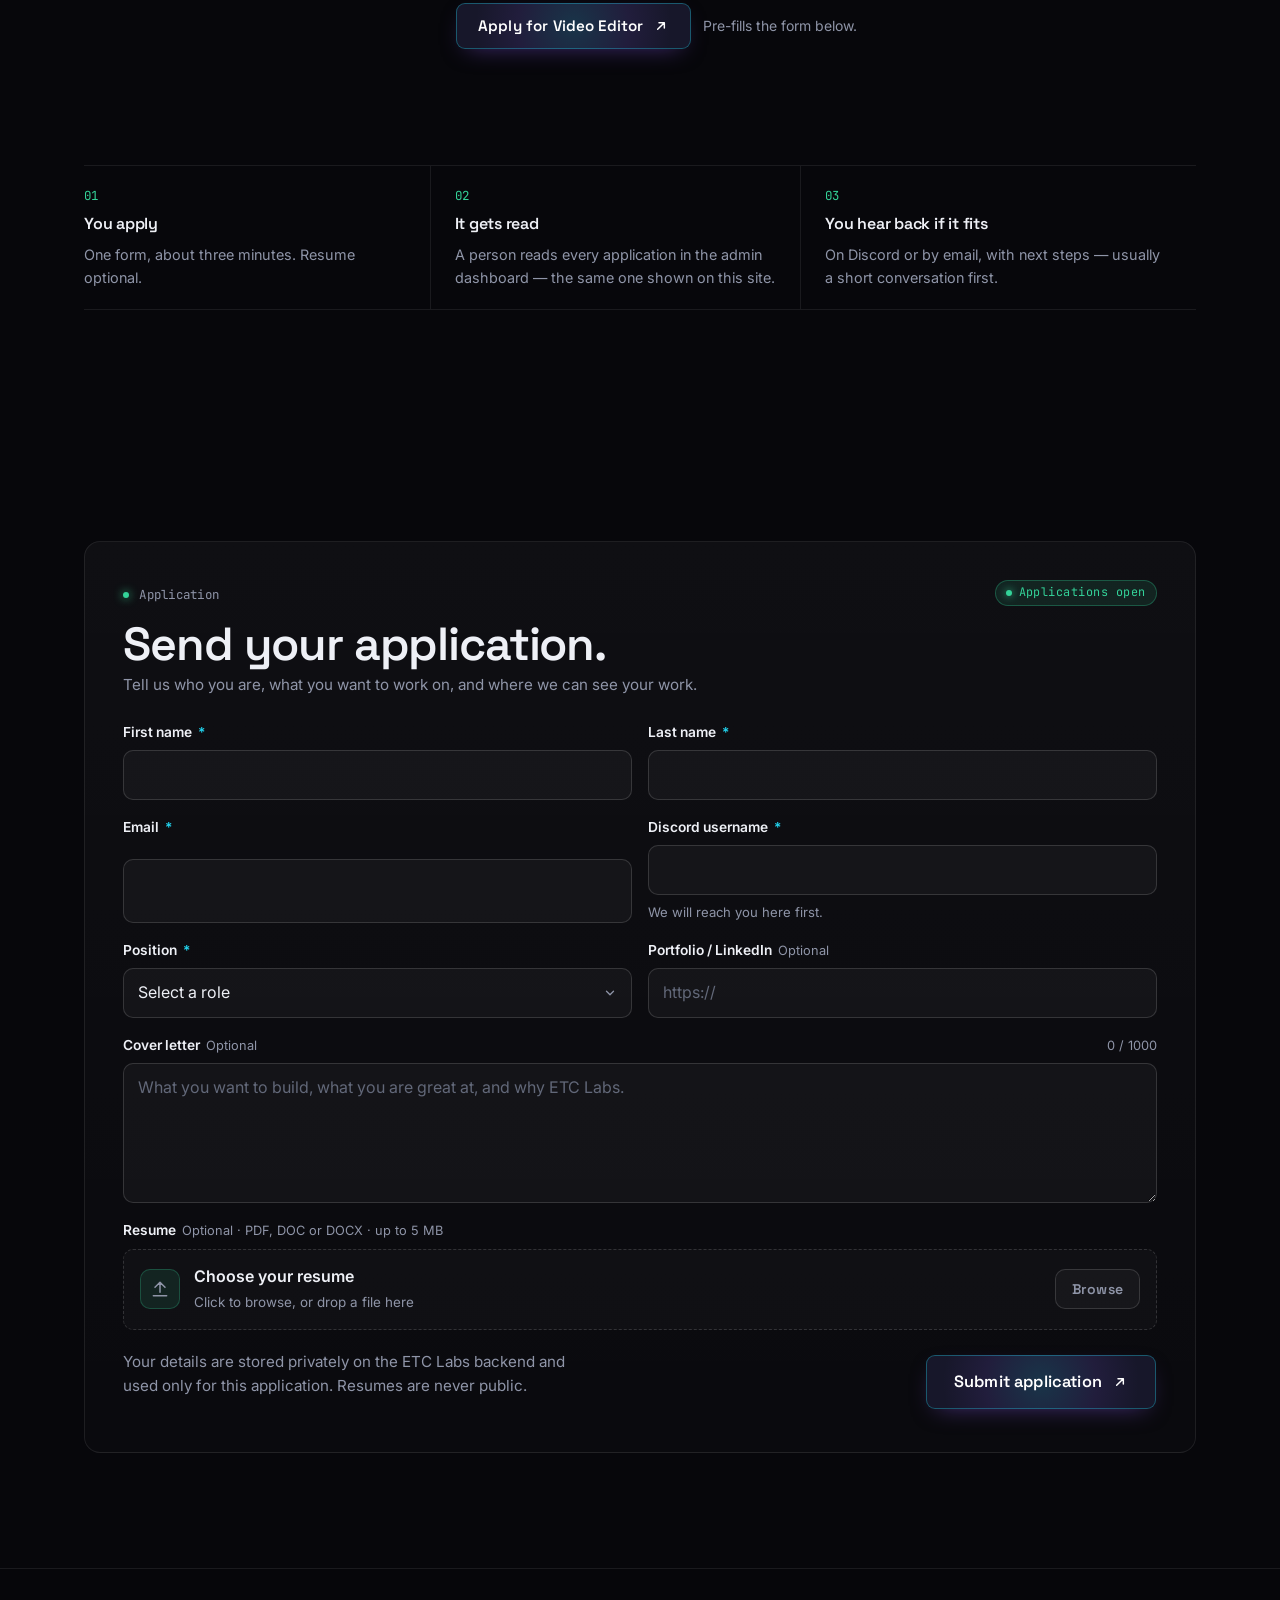
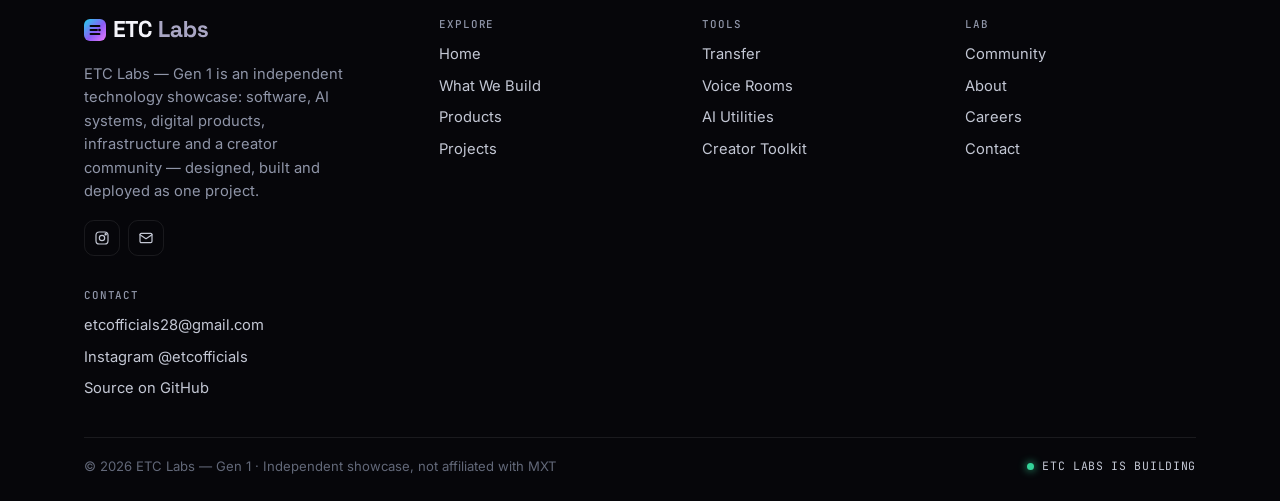
<file: public/careers.html>
<!DOCTYPE html>
<html lang="en">
<head>
  <meta charset="utf-8">
  <meta name="viewport" content="width=device-width, initial-scale=1">
  <title>Careers — ETC Labs — Gen 1</title>
  <meta name="description" content="Collaborate with ETC Labs. Open remote collaboration roles across media, community, engineering, AI and research — with one short application and a clear process.">
  <meta name="theme-color" content="#07070b">
  <link rel="canonical" href="https://etcofficials.github.io/etc-labs-gen-1/careers.html">
  <meta property="og:site_name" content="ETC Labs — Gen 1">
  <meta property="og:title" content="Careers — ETC Labs — Gen 1">
  <meta property="og:description" content="Collaborate with ETC Labs. Open remote collaboration roles across media, community, engineering, AI and research — with one short application and a clear process.">
  <meta property="og:type" content="website">
  <meta property="og:url" content="https://etcofficials.github.io/etc-labs-gen-1/careers.html">
  <meta property="og:image" content="https://etcofficials.github.io/etc-labs-gen-1/assets/img/og.png">
  <meta name="twitter:card" content="summary_large_image">
  <link rel="icon" href="assets/img/favicon.svg" type="image/svg+xml">
  <link rel="preconnect" href="https://fonts.googleapis.com">
  <link rel="preconnect" href="https://fonts.gstatic.com" crossorigin>
  <link href="https://fonts.googleapis.com/css2?family=Space+Grotesk:wght@500;600;700&family=Inter:wght@400;500;600&family=JetBrains+Mono:wght@400;500&display=swap" rel="stylesheet">
  <link rel="stylesheet" href="assets/css/tokens.css">
  <link rel="stylesheet" href="assets/css/base.css">
  <link rel="stylesheet" href="assets/css/world.css">
  <link rel="stylesheet" href="assets/css/components.css">
  <link rel="stylesheet" href="assets/css/pages.css">
  <link rel="stylesheet" href="assets/css/mobile.css">
</head>
<body data-page="careers" class="is-entering">
  <a class="skip-link" href="#main">Skip to content</a>
  <etc-nav></etc-nav>
  <main id="main">

    <section class="hero" data-tone="green" aria-labelledby="hero-title"><div class="container">
      <span class="kicker" data-reveal>Careers &middot; Applications open</span>
      <h1 id="hero-title" data-lines>Build with us.</h1>
      <p class="lead mt-3" data-reveal style="--i:2">ETC Labs is an early-stage, one-person lab looking for collaborators &mdash; not a company advertising salaried jobs. If you want to build real things in the open and see them ship, this is for you.</p>
      <div class="hero-actions" data-reveal style="--i:3"><a class="btn btn-primary" href="#roles">See open roles <svg class="arrow" viewBox="0 0 24 24" fill="none" stroke="currentColor" stroke-width="2.2" stroke-linecap="round" stroke-linejoin="round"><path d="M5 12h14M13 6l6 6-6 6"/></svg></a><a class="btn btn-secondary" href="#apply">Apply now</a></div>
      <div class="trio mt-5" data-reveal style="--i:4"><div><h3>Why join</h3><p>Real ownership of a product or the community, no layers, and work that goes live under your name.</p></div><div><h3>Who we&rsquo;re looking for</h3><p>People who finish things and can show it &mdash; a portfolio, a repo, a channel, a community you ran.</p></div><div><h3>Early stage, honestly</h3><p>Roles are remote collaborations. There is no payroll yet; compensation, if any, is agreed per project. That is the trade-off and the upside.</p></div></div>
    </div></section>
    <section class="section" id="roles" data-tone="green" aria-labelledby="roles-title"><div class="container"><div class="head split-head"><div><span class="kicker" data-reveal>Open roles</span><h2 id="roles-title" data-reveal style="--i:1">Five collaboration roles are open.</h2></div><p class="lead" data-reveal style="--i:2">Pick a role to see what you would do, what we look for and what is nice to have — then apply from the same place.</p></div><div class="ld"><div class="ld-list" id="role-list" role="tablist" aria-label="Open roles"></div><div class="ld-detail" id="role-detail" aria-live="polite"></div></div></div></section>
    <section class="section flush" data-tone="cyan" aria-labelledby="after-title"><div class="container"><h2 id="after-title" class="sr-only">What happens after you apply</h2><div class="after"><div data-reveal style="--i:0"><span class="n">01</span><h3>You apply</h3><p>One form, about three minutes. Resume optional.</p></div><div data-reveal style="--i:1"><span class="n">02</span><h3>It gets read</h3><p>A person reads every application in the admin dashboard &mdash; the same one shown on this site.</p></div><div data-reveal style="--i:2"><span class="n">03</span><h3>You hear back if it fits</h3><p>On Discord or by email, with next steps &mdash; usually a short conversation first.</p></div></div></div></section>
    <section class="section" id="apply" data-tone="green" aria-labelledby="apply-title"><div class="container"><div class="panel apply-panel" data-reveal="scale">
      <div class="apply-head"><div><span class="kicker">Application</span><h2 id="apply-title">Send your application.</h2><p class="muted">Tell us who you are, what you want to work on, and where we can see your work.</p></div><span class="badge badge-live">Applications open</span></div>
      <form class="form" id="careers-form" novalidate enctype="multipart/form-data">
        <input type="hidden" name="started_at" value=""><label class="hp" aria-hidden="true">Leave this empty <input type="text" name="website" tabindex="-1" autocomplete="off"></label>
        <div class="form-row"><div class="field"><label for="firstName">First name <span class="req" aria-hidden="true">*</span></label><input class="input" id="firstName" name="firstName" autocomplete="given-name" required data-validate="required"><span class="field-error" role="alert"></span></div><div class="field"><label for="lastName">Last name <span class="req" aria-hidden="true">*</span></label><input class="input" id="lastName" name="lastName" autocomplete="family-name" required data-validate="required"><span class="field-error" role="alert"></span></div></div>
        <div class="form-row"><div class="field"><label for="email">Email <span class="req" aria-hidden="true">*</span></label><input class="input" id="email" name="email" type="email" autocomplete="email" required data-validate="required email"><span class="field-error" role="alert"></span></div><div class="field"><label for="discord">Discord username <span class="req" aria-hidden="true">*</span></label><input class="input" id="discord" name="discord" required data-validate="required"><span class="field-hint">We will reach you here first.</span><span class="field-error" role="alert"></span></div></div>
        <div class="form-row"><div class="field"><label for="position">Position <span class="req" aria-hidden="true">*</span></label><select class="select" id="position" name="position" required data-validate="required"></select><span class="field-error" role="alert"></span></div><div class="field"><label for="portfolio">Portfolio / LinkedIn <span class="opt">Optional</span></label><input class="input" id="portfolio" name="portfolio" type="url" inputmode="url" placeholder="https://" data-validate="url"><span class="field-error" role="alert"></span></div></div>
        <div class="field"><label for="cover">Cover letter <span class="opt">Optional</span> <span class="opt" style="margin-left:auto" data-count>0 / 1000</span></label><textarea class="textarea" id="cover" name="cover" maxlength="1000" placeholder="What you want to build, what you are great at, and why ETC Labs."></textarea></div>
        <div class="field"><label for="resume">Resume <span class="opt">Optional &middot; PDF, DOC or DOCX &middot; up to 5 MB</span></label><div class="file-drop"><input id="resume" name="resume" type="file" accept=".pdf,.doc,.docx"><span class="icon"><svg viewBox="0 0 24 24" fill="none" stroke="currentColor" stroke-width="1.8" stroke-linecap="round" stroke-linejoin="round"><path d="M12 16V4M6 10l6-6 6 6M4 20h16"/></svg></span><div><b data-file-name>Choose your resume</b><span>Click to browse, or drop a file here</span></div><span class="btn btn-secondary sm" aria-hidden="true">Browse</span></div><div class="upload-bar" aria-hidden="true"><i></i></div></div>
        <div class="form-status" role="status" aria-live="polite"></div>
        <div class="form-foot"><p class="form-note">Your details are stored privately on the ETC Labs backend and used only for this application. Resumes are never public.</p><button class="btn btn-primary lg" type="submit">Submit application <svg class="arrow" viewBox="0 0 24 24" fill="none" stroke="currentColor" stroke-width="2.2" stroke-linecap="round" stroke-linejoin="round"><path d="M7 17 17 7M9 7h8v8"/></svg></button></div>
      </form>
      <div class="form-success" id="careers-success" aria-live="polite"><div class="tick"><svg viewBox="0 0 24 24" width="26" height="26" fill="none" stroke="currentColor" stroke-width="2.4" stroke-linecap="round" stroke-linejoin="round"><path d="m5 12 5 5L20 7"/></svg></div><h3>Application received.</h3><p class="muted">Thanks for applying. Every application is read, and you will hear back on Discord or by email if there is a fit.</p><p class="ref"></p><a class="btn btn-secondary mt-3" href="community.html">Meanwhile, explore the community</a></div>
    </div></div></section>
  </main>
  <etc-footer></etc-footer>
  <script src="assets/js/config.js"></script>
  <script src="assets/js/data.js"></script>
  <script src="assets/js/world.js"></script>
  <script src="assets/js/ui.js"></script>
  <script src="assets/js/pages.js"></script>
  <script src="assets/js/touch.js"></script>
  <script src="assets/js/forms.js"></script>
</body>
</html>
</file>
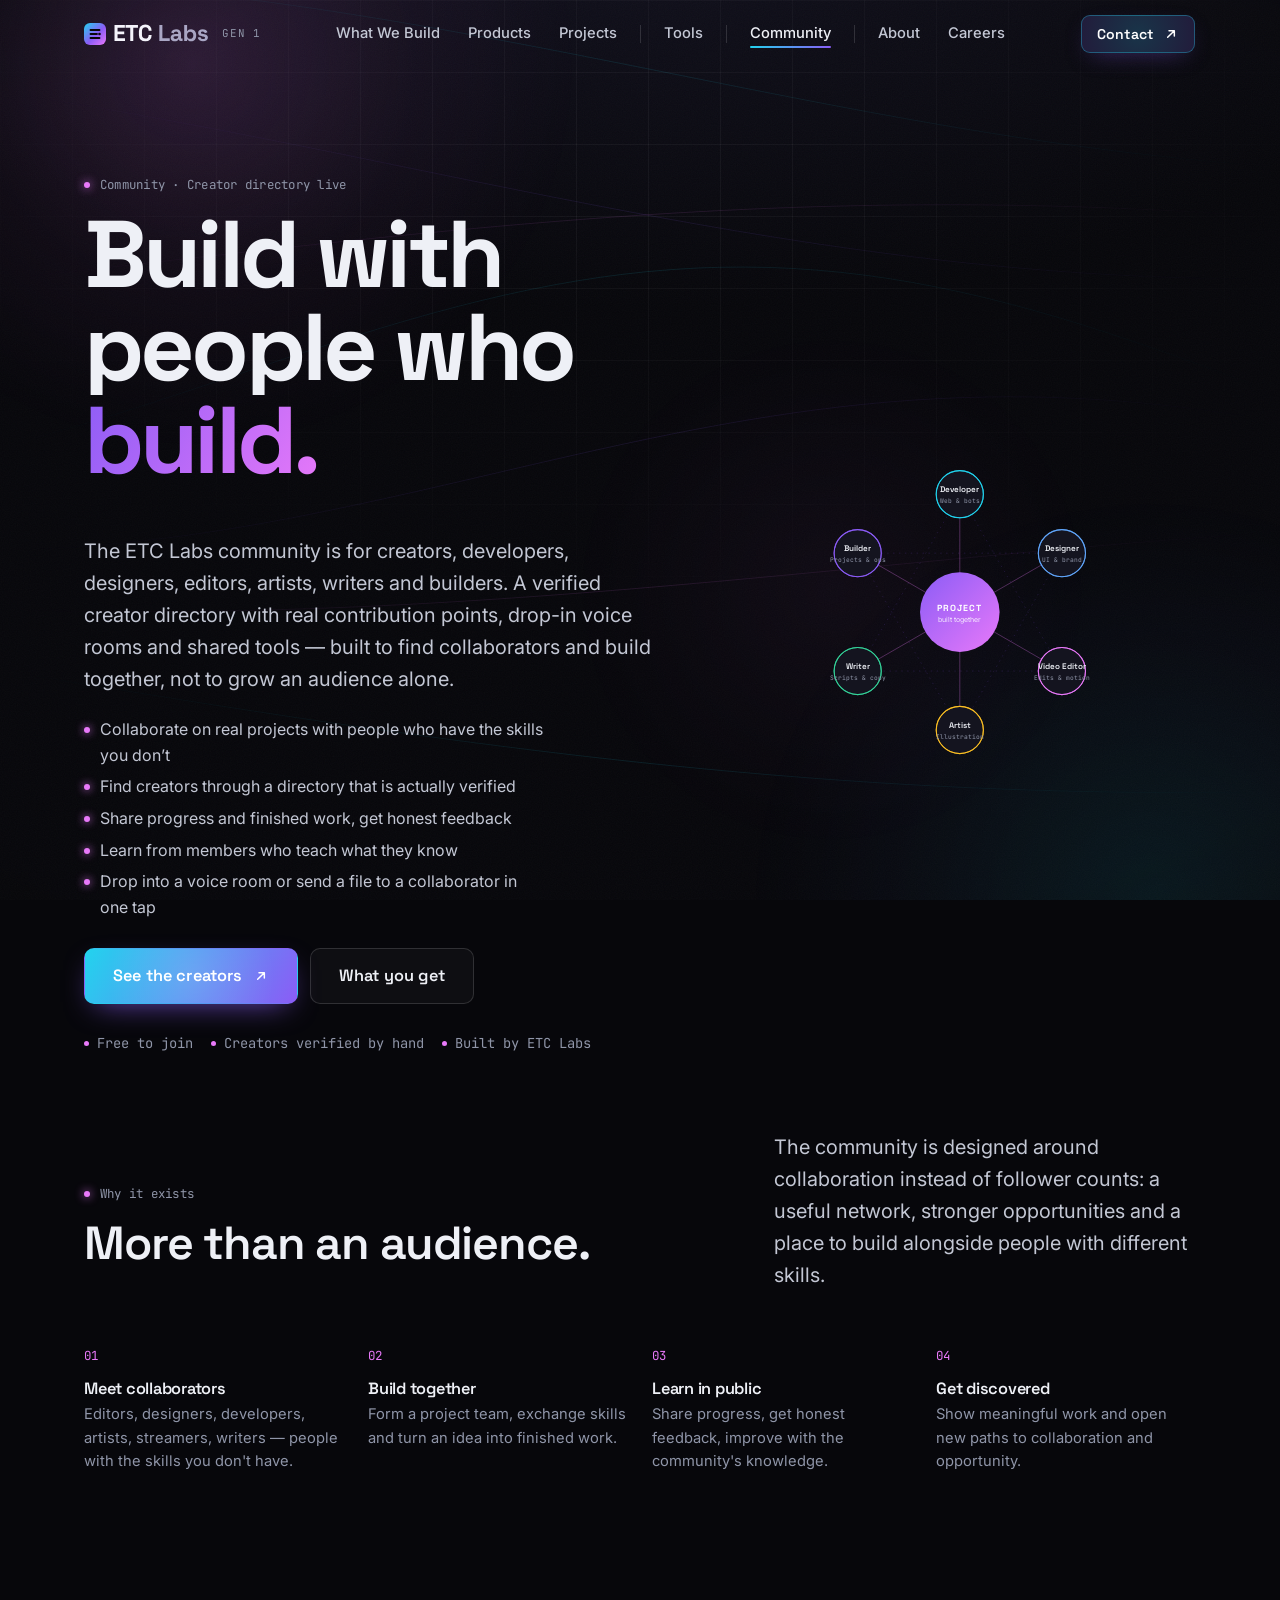
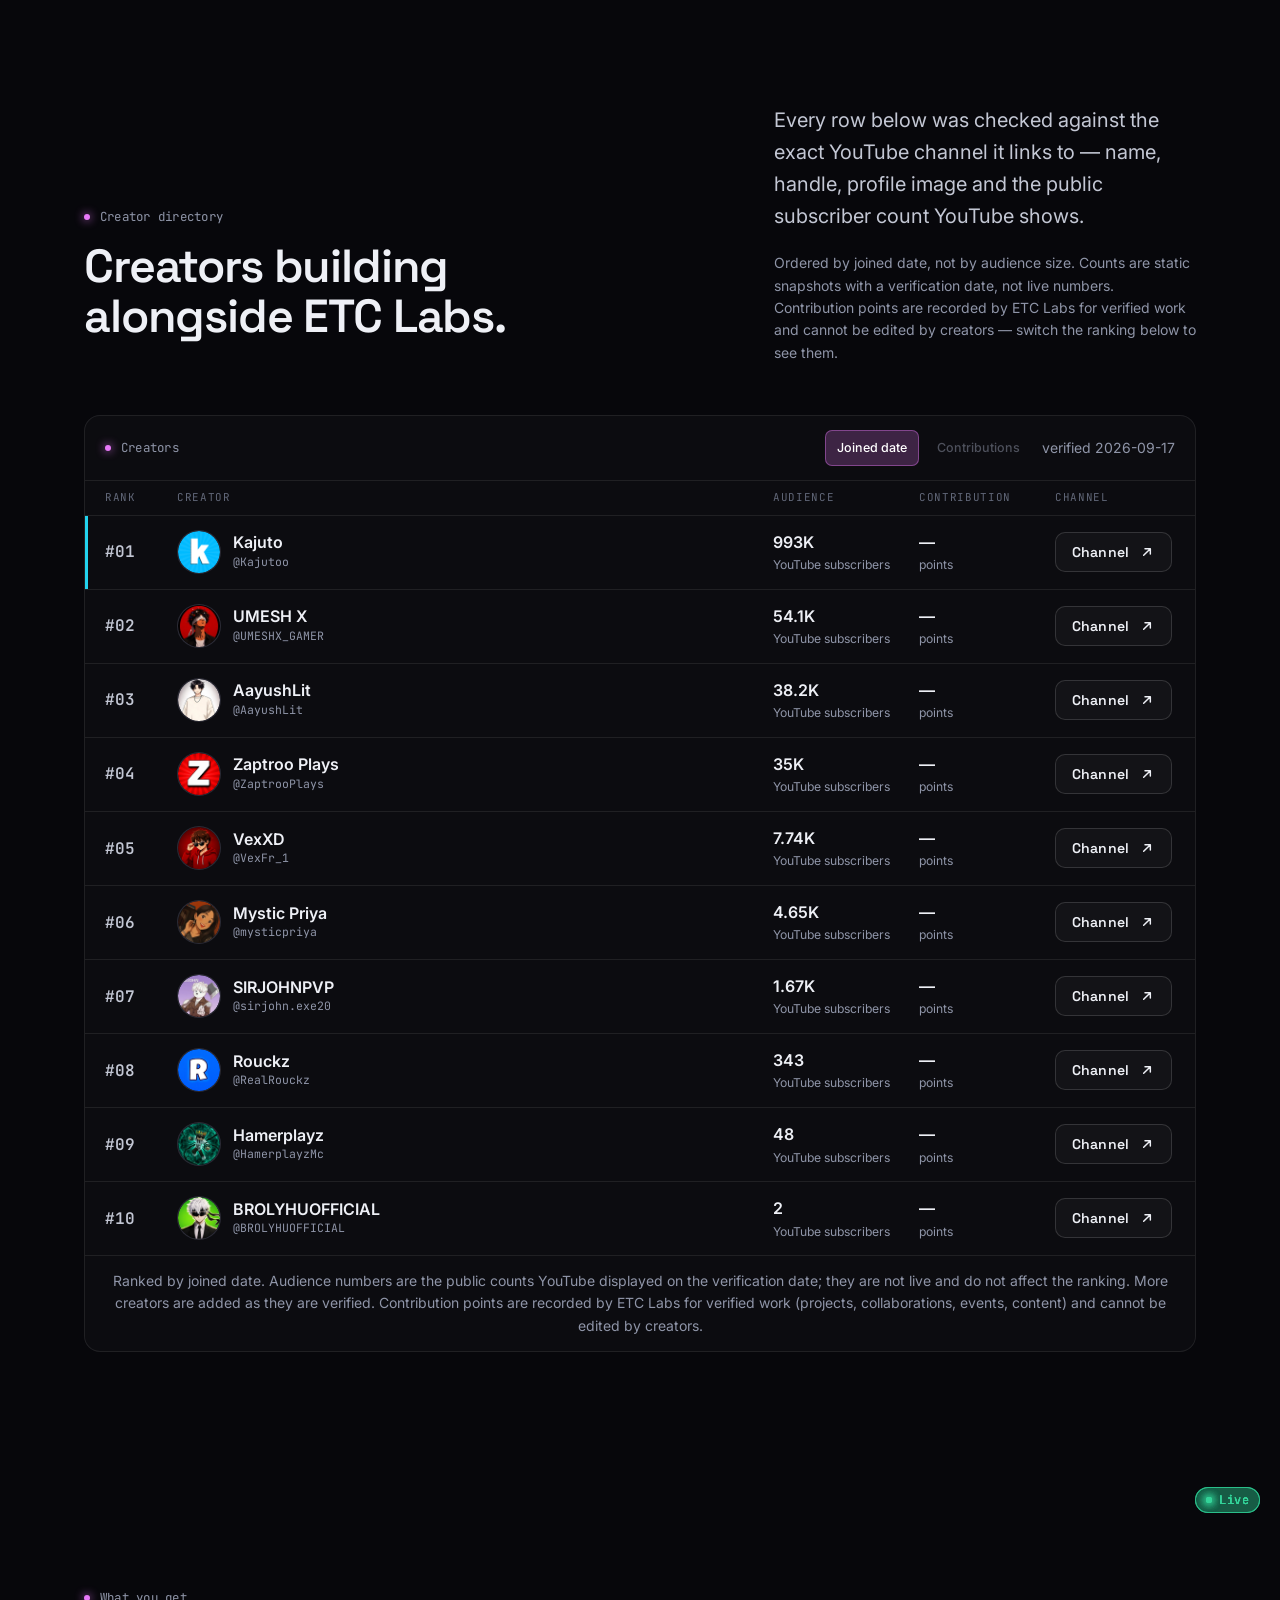
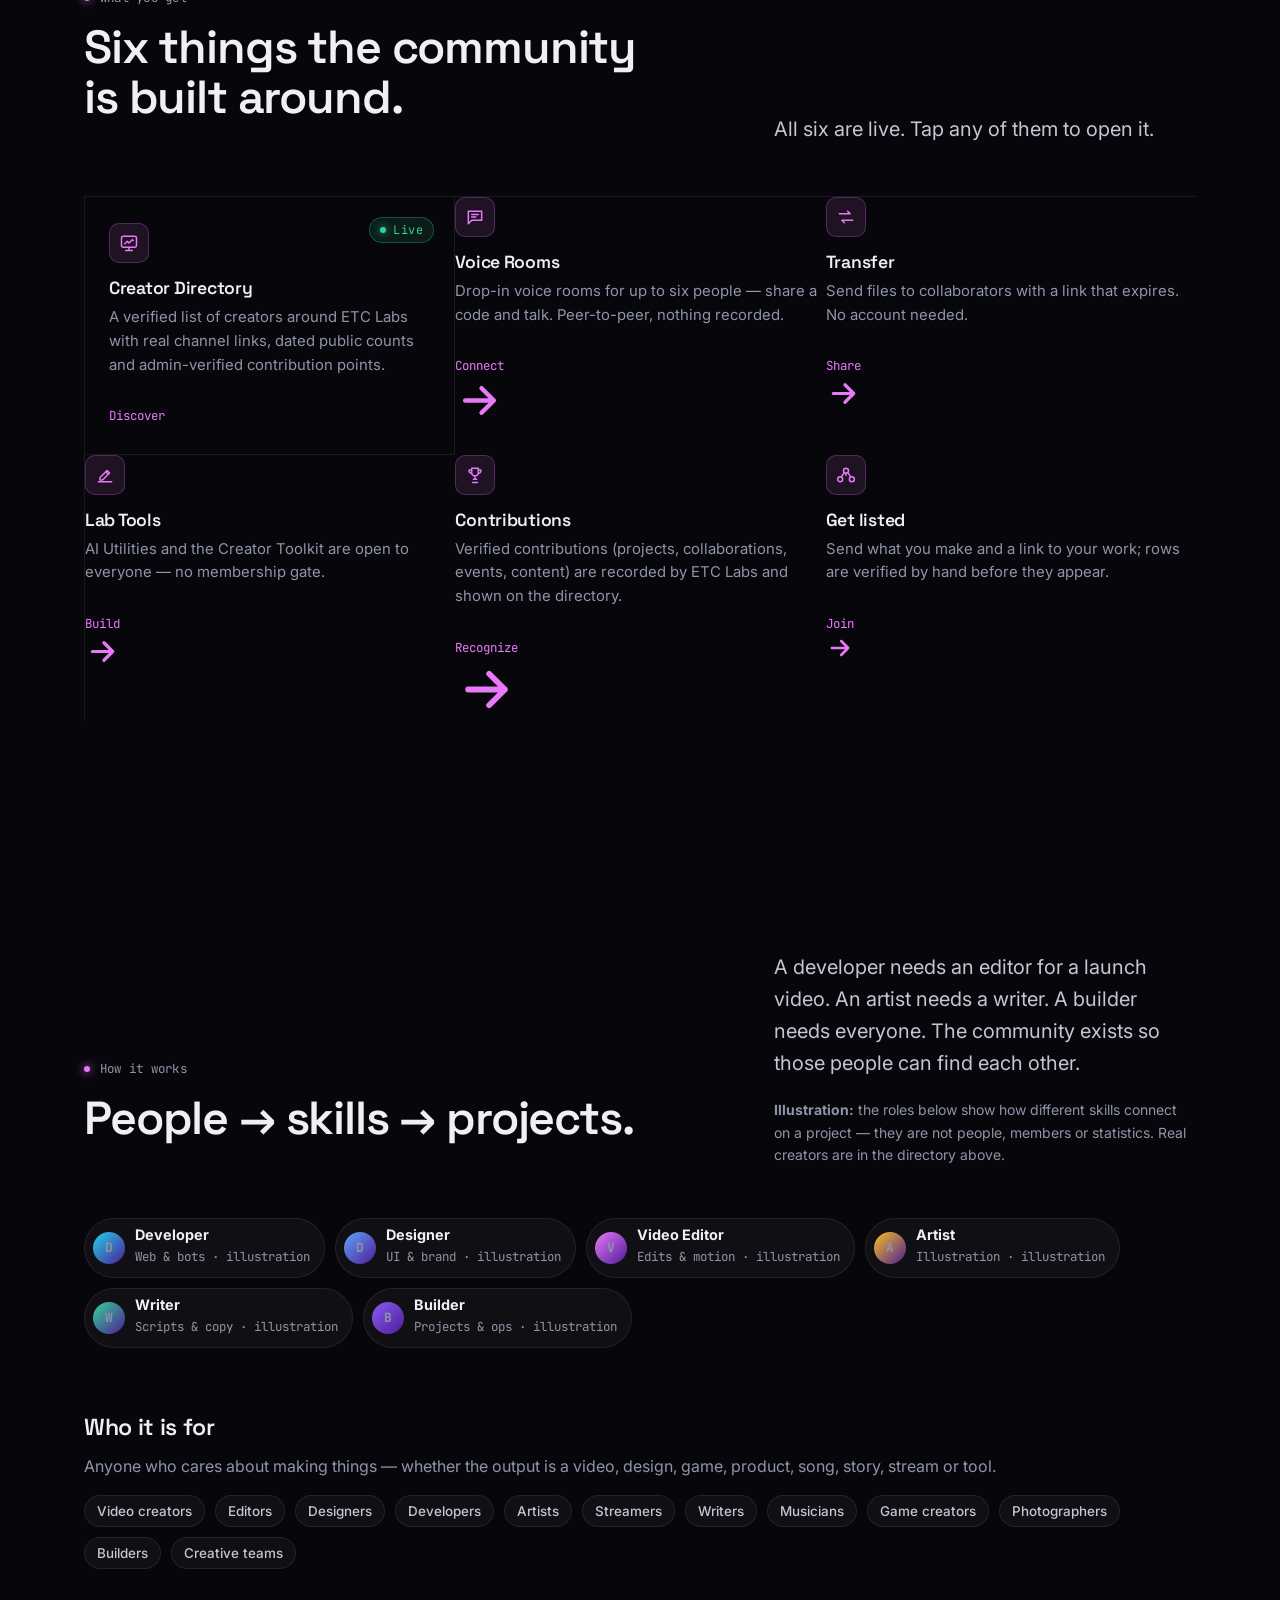
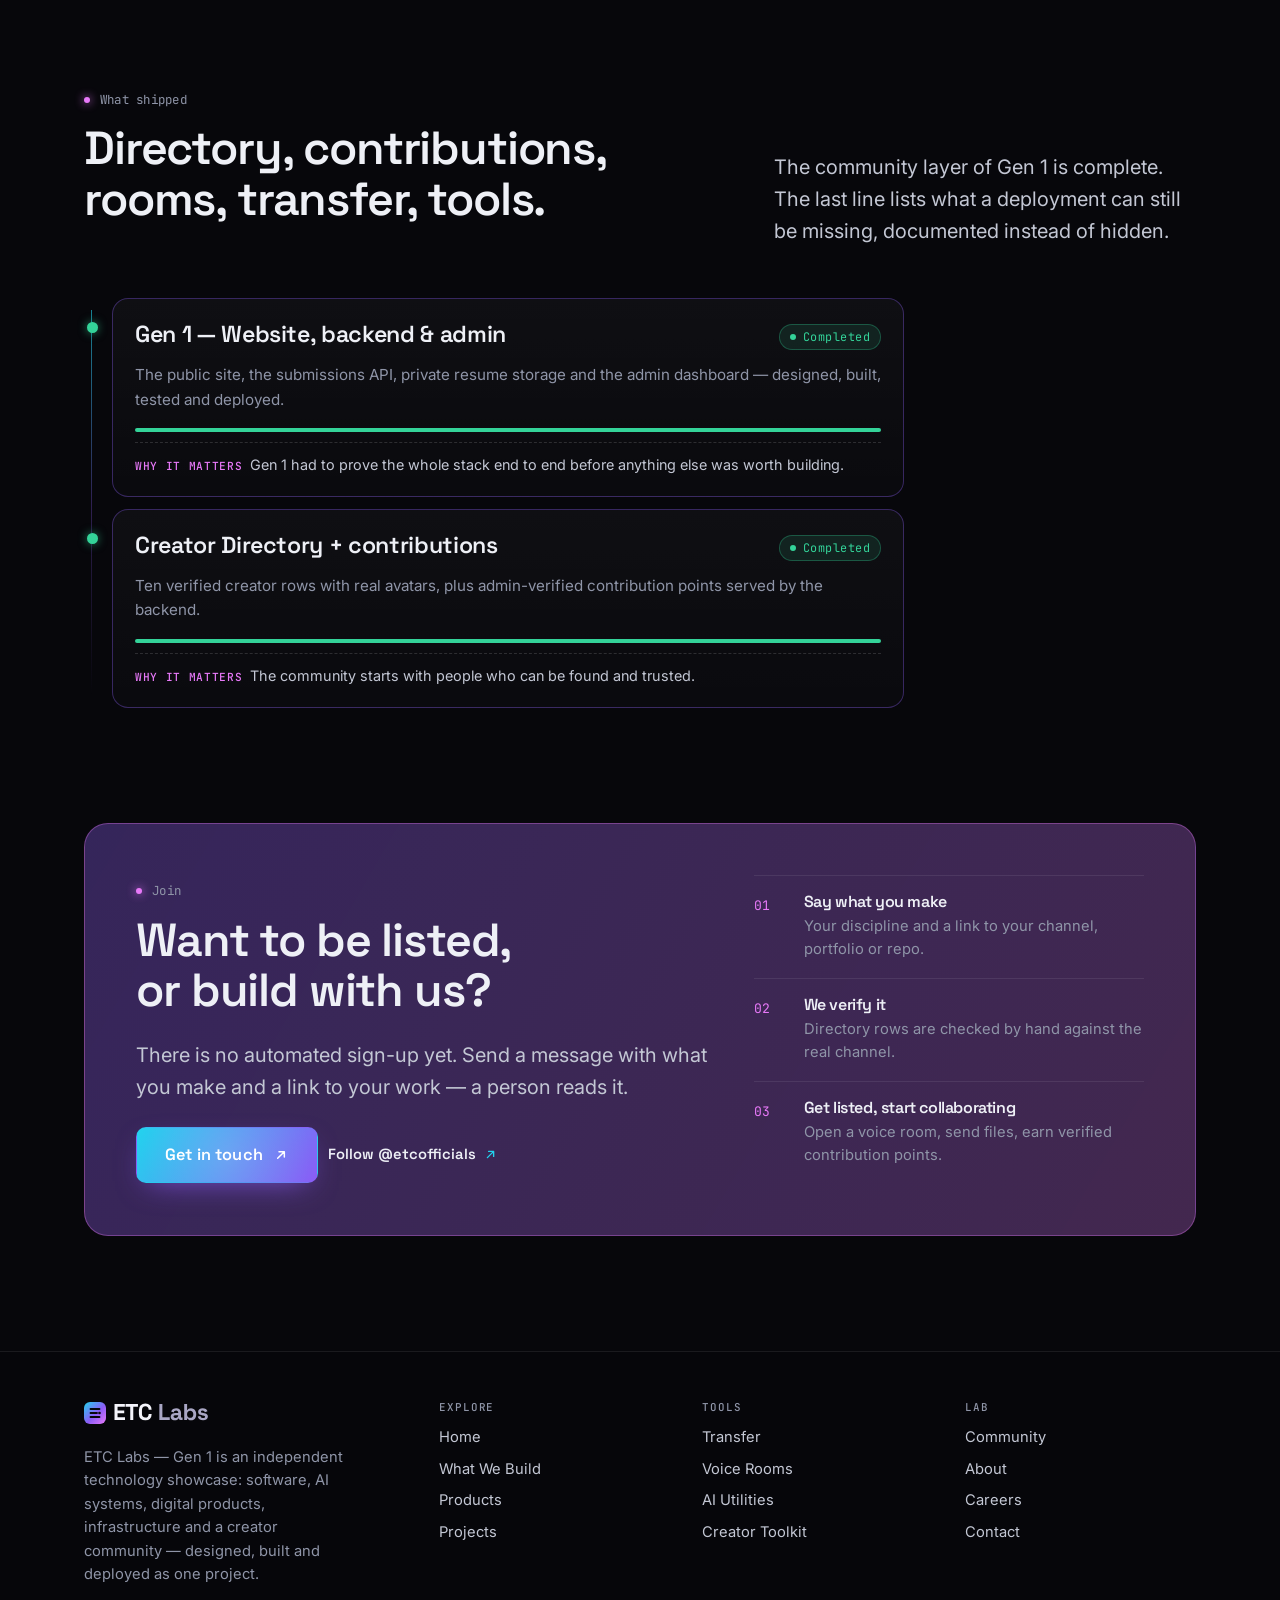
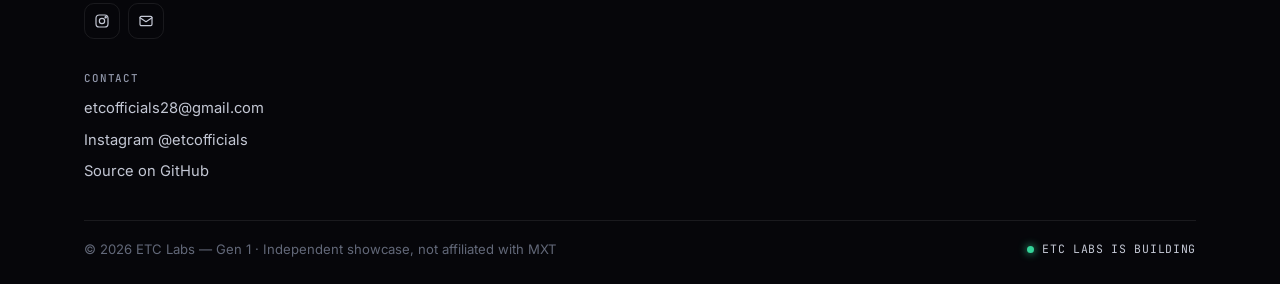
<file: public/community.html>
<!DOCTYPE html>
<html lang="en">
<head>
  <meta charset="utf-8">
  <meta name="viewport" content="width=device-width, initial-scale=1">
  <title>Community — ETC Labs — Gen 1</title>
  <meta name="description" content="The ETC Labs community: a verified creator directory with admin-verified contributions, drop-in voice rooms, file transfer and open lab tools. Why it exists and how to get listed.">
  <meta name="theme-color" content="#07070b">
  <link rel="canonical" href="https://etcofficials.github.io/etc-labs-gen-1/community.html">
  <meta property="og:site_name" content="ETC Labs — Gen 1">
  <meta property="og:title" content="Community — ETC Labs — Gen 1">
  <meta property="og:description" content="The ETC Labs community: a verified creator directory with admin-verified contributions, drop-in voice rooms, file transfer and open lab tools. Why it exists and how to get listed.">
  <meta property="og:type" content="website">
  <meta property="og:url" content="https://etcofficials.github.io/etc-labs-gen-1/community.html">
  <meta property="og:image" content="https://etcofficials.github.io/etc-labs-gen-1/assets/img/og.png">
  <meta name="twitter:card" content="summary_large_image">
  <link rel="icon" href="assets/img/favicon.svg" type="image/svg+xml">
  <link rel="preconnect" href="https://fonts.googleapis.com">
  <link rel="preconnect" href="https://fonts.gstatic.com" crossorigin>
  <link href="https://fonts.googleapis.com/css2?family=Space+Grotesk:wght@500;600;700&family=Inter:wght@400;500;600&family=JetBrains+Mono:wght@400;500&display=swap" rel="stylesheet">
  <link rel="stylesheet" href="assets/css/tokens.css">
  <link rel="stylesheet" href="assets/css/base.css">
  <link rel="stylesheet" href="assets/css/world.css">
  <link rel="stylesheet" href="assets/css/components.css">
  <link rel="stylesheet" href="assets/css/pages.css">
  <link rel="stylesheet" href="assets/css/mobile.css">
</head>
<body data-page="community" class="is-entering">
  <a class="skip-link" href="#main">Skip to content</a>
  <etc-nav></etc-nav>
  <main id="main">

    <section class="hero league-hero" data-tone="magenta" aria-labelledby="hero-title"><div class="container"><div class="split">
      <div><span class="kicker" data-reveal>Community &middot; Creator directory live</span><h1 id="hero-title" class="display" data-lines>Build with<br>people who<br><span class="grad-magenta">build.</span></h1><p class="lead mt-3" data-reveal style="--i:3">The ETC Labs community is for creators, developers, designers, editors, artists, writers and builders. A verified creator directory with real contribution points, drop-in voice rooms and shared tools &mdash; built to find collaborators and build together, not to grow an audience alone.</p>
        <ul class="benefits" data-reveal style="--i:4"><li>Collaborate on real projects with people who have the skills you don&rsquo;t</li><li>Find creators through a directory that is actually verified</li><li>Share progress and finished work, get honest feedback</li><li>Learn from members who teach what they know</li><li>Drop into a voice room or send a file to a collaborator in one tap</li></ul>
        <div class="hero-actions" data-reveal style="--i:5"><a class="btn btn-primary solid lg" href="#creators">See the creators <svg class="arrow" viewBox="0 0 24 24" fill="none" stroke="currentColor" stroke-width="2.2" stroke-linecap="round" stroke-linejoin="round"><path d="M7 17 17 7M9 7h8v8"/></svg></a><a class="btn btn-secondary lg" href="#how">What you get</a></div>
        <div class="hero-meta" data-reveal style="--i:6"><span>Free to join</span><span>Creators verified by hand</span><span>Built by ETC Labs</span></div></div>
      <div data-reveal="scale" style="--i:2" id="graph"></div>
    </div></div></section>
    <section class="section flush" data-tone="magenta" aria-labelledby="why-title"><div class="container"><div class="head split-head"><div><span class="kicker" data-reveal>Why it exists</span><h2 id="why-title" data-reveal style="--i:1">More than an audience.</h2></div><p class="lead" data-reveal style="--i:2">The community is designed around collaboration instead of follower counts: a useful network, stronger opportunities and a place to build alongside people with different skills.</p></div><div class="why-grid" id="why"></div></div></section>
    <section class="section" id="creators" data-tone="violet" aria-labelledby="board-title"><div class="container"><div class="head split-head"><div><span class="kicker" data-reveal>Creator directory</span><h2 id="board-title" data-reveal style="--i:1">Creators building alongside ETC Labs.</h2></div><div data-reveal style="--i:2"><p class="lead">Every row below was checked against the exact YouTube channel it links to &mdash; name, handle, profile image and the public subscriber count YouTube shows.</p><p class="small muted mt-2">Ordered by joined date, not by audience size. Counts are static snapshots with a verification date, not live numbers. Contribution points are recorded by ETC Labs for verified work and cannot be edited by creators &mdash; switch the ranking below to see them.</p></div></div><div id="board"></div></div></section>
    <section class="section" id="how" data-tone="violet" aria-labelledby="how-title"><div class="container"><div class="head split-head"><div><span class="kicker" data-reveal>What you get</span><h2 id="how-title" data-reveal style="--i:1">Six things the community is built around.</h2></div><p class="lead" data-reveal style="--i:2">All six are live. Tap any of them to open it.</p></div><div id="features"></div></div></section>
    <section class="section" data-tone="magenta" aria-labelledby="community-title"><div class="container"><div class="head split-head"><div><span class="kicker" data-reveal>How it works</span><h2 id="community-title" data-reveal style="--i:1">People &rarr; skills &rarr; projects.</h2></div><div data-reveal style="--i:2"><p class="lead">A developer needs an editor for a launch video. An artist needs a writer. A builder needs everyone. The community exists so those people can find each other.</p><p class="small muted mt-2"><strong>Illustration:</strong> the roles below show how different skills connect on a project &mdash; they are not people, members or statistics. Real creators are in the directory above.</p></div></div><div id="members"></div><h3 class="mt-5" data-reveal>Who it is for</h3><p class="muted" data-reveal>Anyone who cares about making things &mdash; whether the output is a video, design, game, product, song, story, stream or tool.</p><div class="cluster mt-2" id="who" data-reveal></div></div></section>
    <section class="section flush" id="roadmap" data-tone="violet" aria-labelledby="roadmap-title"><div class="container"><div class="head split-head"><div><span class="kicker" data-reveal>What shipped</span><h2 id="roadmap-title" data-reveal style="--i:1">Directory, contributions, rooms, transfer, tools.</h2></div><p class="lead" data-reveal style="--i:2">The community layer of Gen 1 is complete. The last line lists what a deployment can still be missing, documented instead of hidden.</p></div><div style="max-width:820px" id="roadmap-list"></div></div></section>
    <section class="section flush" id="join" data-tone="magenta" aria-labelledby="join-title"><div class="container"><div class="join-band" data-reveal="scale"><div><span class="kicker">Join</span><h2 id="join-title">Want to be listed, or build with us?</h2><p class="lead">There is no automated sign-up yet. Send a message with what you make and a link to your work &mdash; a person reads it.</p><div class="cluster mt-3"><a class="btn btn-primary solid lg" href="contact.html?need=creative">Get in touch <svg class="arrow" viewBox="0 0 24 24" fill="none" stroke="currentColor" stroke-width="2.2" stroke-linecap="round" stroke-linejoin="round"><path d="M7 17 17 7M9 7h8v8"/></svg></a><a class="link-arrow" href="https://www.instagram.com/etcofficials/" target="_blank" rel="noopener noreferrer">Follow @etcofficials <svg class="arrow" viewBox="0 0 24 24" fill="none" stroke="currentColor" stroke-width="2.2" stroke-linecap="round" stroke-linejoin="round"><path d="M7 17 17 7M9 7h8v8"/></svg></a></div></div><div class="steps"><div class="step"><div><h4>Say what you make</h4><p>Your discipline and a link to your channel, portfolio or repo.</p></div></div><div class="step"><div><h4>We verify it</h4><p>Directory rows are checked by hand against the real channel.</p></div></div><div class="step"><div><h4>Get listed, start collaborating</h4><p>Open a voice room, send files, earn verified contribution points.</p></div></div></div></div></div></section>
  </main>
  <etc-footer></etc-footer>
  <script src="assets/js/config.js"></script>
  <script src="assets/js/data.js"></script>
  <script src="assets/js/world.js"></script>
  <script src="assets/js/ui.js"></script>
  <script src="assets/js/pages.js"></script>
  <script src="assets/js/touch.js"></script>
</body>
</html>
</file>
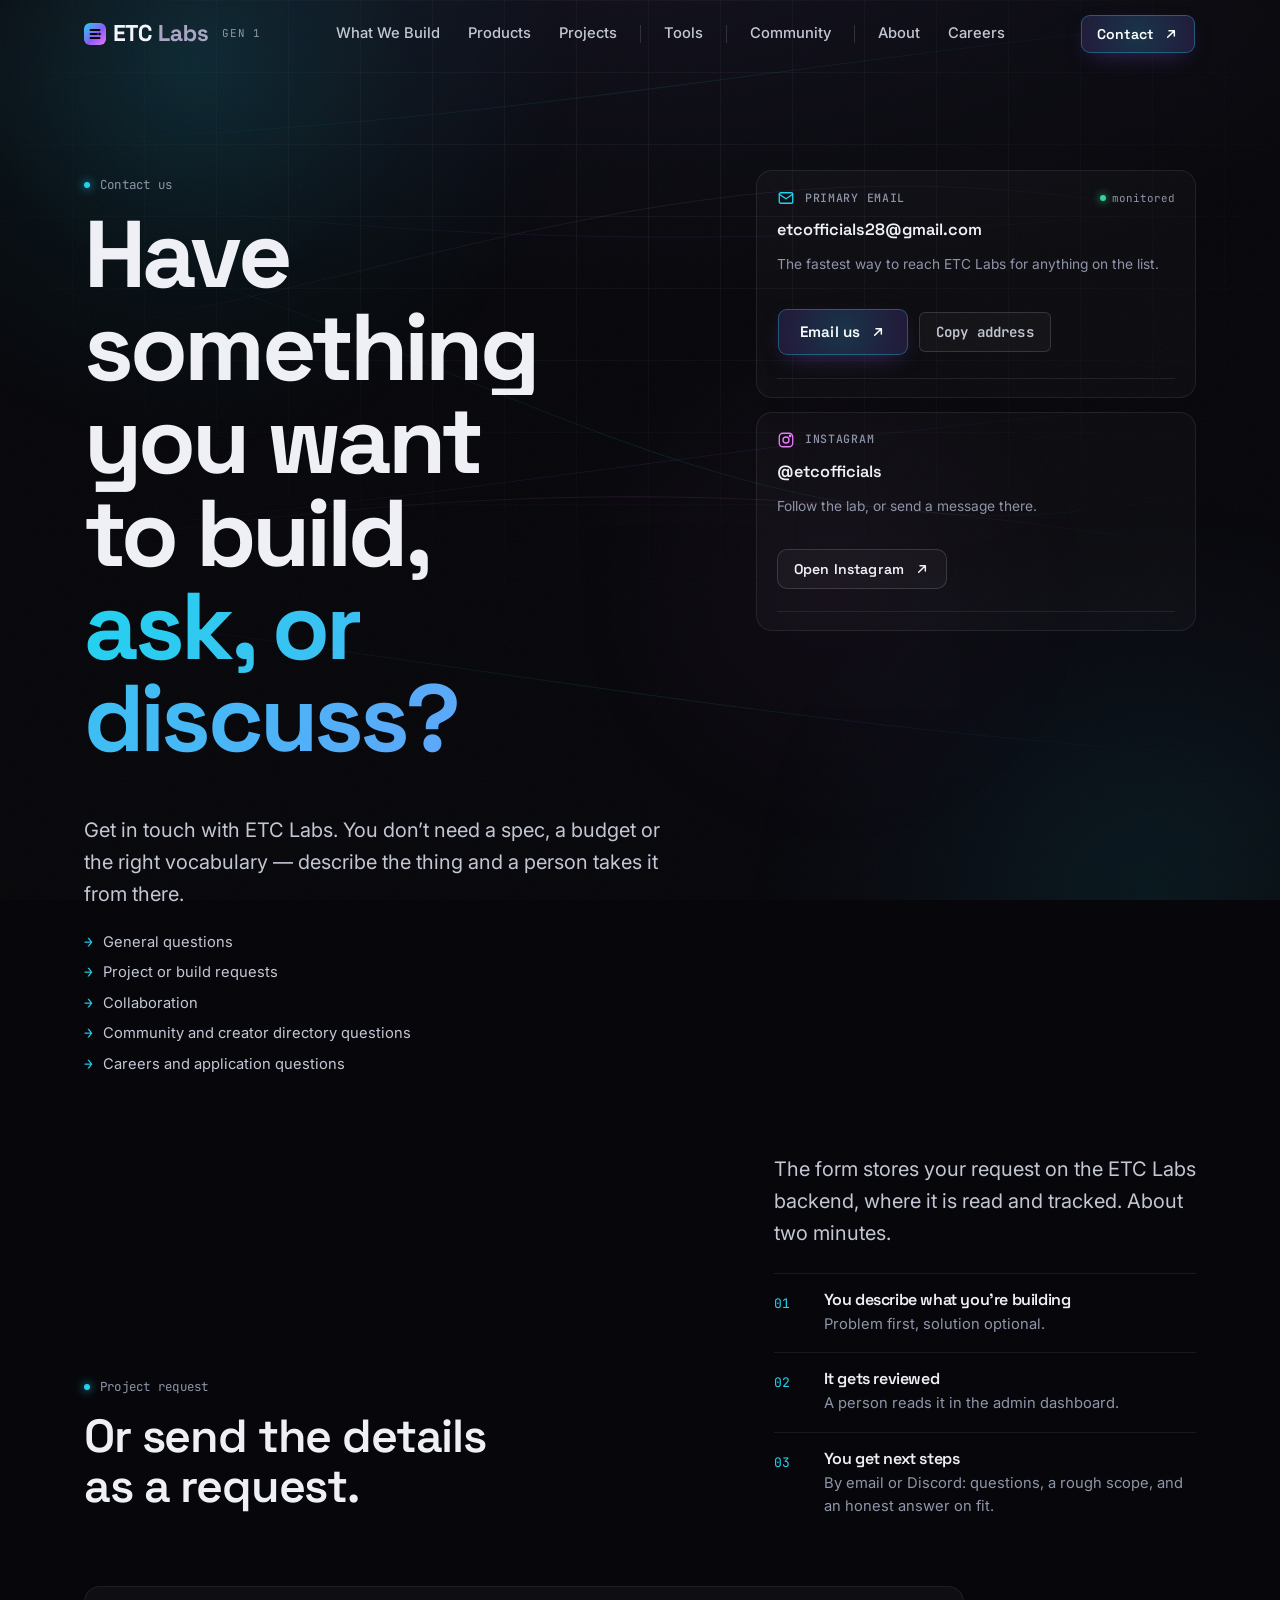
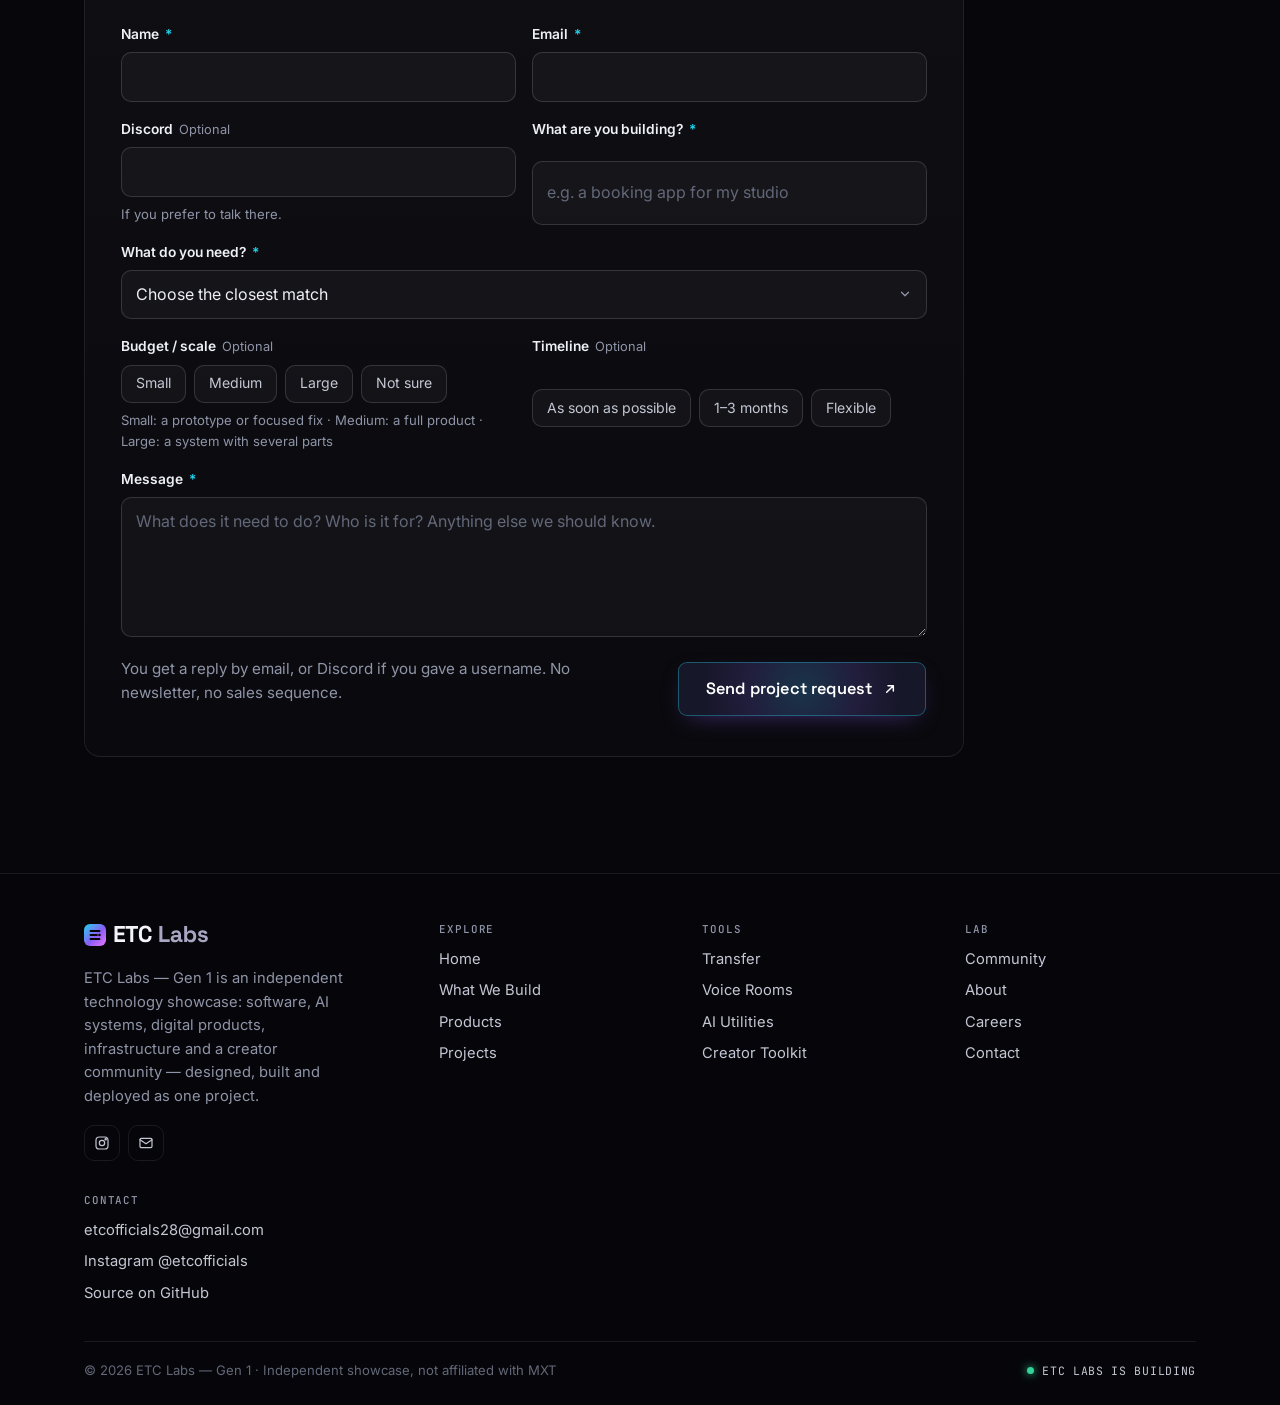
<file: public/contact.html>
<!DOCTYPE html>
<html lang="en">
<head>
  <meta charset="utf-8">
  <meta name="viewport" content="width=device-width, initial-scale=1">
  <title>Contact — ETC Labs — Gen 1</title>
  <meta name="description" content="Contact ETC Labs: have something you want to build, ask, or discuss? Email etcofficials28@gmail.com, follow @etcofficials on Instagram, or send a project request.">
  <meta name="theme-color" content="#07070b">
  <link rel="canonical" href="https://etcofficials.github.io/etc-labs-gen-1/contact.html">
  <meta property="og:site_name" content="ETC Labs — Gen 1">
  <meta property="og:title" content="Contact — ETC Labs — Gen 1">
  <meta property="og:description" content="Contact ETC Labs: have something you want to build, ask, or discuss? Email etcofficials28@gmail.com, follow @etcofficials on Instagram, or send a project request.">
  <meta property="og:type" content="website">
  <meta property="og:url" content="https://etcofficials.github.io/etc-labs-gen-1/contact.html">
  <meta property="og:image" content="https://etcofficials.github.io/etc-labs-gen-1/assets/img/og.png">
  <meta name="twitter:card" content="summary_large_image">
  <link rel="icon" href="assets/img/favicon.svg" type="image/svg+xml">
  <link rel="preconnect" href="https://fonts.googleapis.com">
  <link rel="preconnect" href="https://fonts.gstatic.com" crossorigin>
  <link href="https://fonts.googleapis.com/css2?family=Space+Grotesk:wght@500;600;700&family=Inter:wght@400;500;600&family=JetBrains+Mono:wght@400;500&display=swap" rel="stylesheet">
  <link rel="stylesheet" href="assets/css/tokens.css">
  <link rel="stylesheet" href="assets/css/base.css">
  <link rel="stylesheet" href="assets/css/world.css">
  <link rel="stylesheet" href="assets/css/components.css">
  <link rel="stylesheet" href="assets/css/pages.css">
  <link rel="stylesheet" href="assets/css/mobile.css">
</head>
<body data-page="contact" class="is-entering">
  <a class="skip-link" href="#main">Skip to content</a>
  <etc-nav></etc-nav>
  <main id="main">

    <section class="hero" data-tone="cyan" aria-labelledby="hero-title"><div class="container"><div class="split top">
      <div>
        <span class="kicker" data-reveal>Contact us</span>
        <h1 id="hero-title" class="display" data-lines>Have something<br>you want to build,<br><span class="grad-cyan">ask, or discuss?</span></h1>
        <p class="lead mt-3" data-reveal style="--i:3">Get in touch with ETC Labs. You don&rsquo;t need a spec, a budget or the right vocabulary &mdash; describe the thing and a person takes it from there.</p>
        <ul class="contact-for mt-3" data-reveal style="--i:4" aria-label="What to contact us about"><li>General questions</li><li>Project or build requests</li><li>Collaboration</li><li>Community and creator directory questions</li><li>Careers and application questions</li></ul>
      </div>
      <div class="channels" data-reveal="right" style="--i:2" aria-label="Contact channels">
        <div class="chan" id="email"><div class="top"><svg viewBox="0 0 24 24" fill="none" stroke="currentColor" stroke-width="1.8" stroke-linecap="round" stroke-linejoin="round"><rect x="3" y="5" width="18" height="14" rx="2"/><path d="m3 7 9 6 9-6"/></svg><h3>Primary email</h3><span class="live" aria-label="Inbox is monitored"><i></i>monitored</span></div><a class="value" href="mailto:etcofficials28@gmail.com" data-email>etcofficials28@gmail.com</a><p>The fastest way to reach ETC Labs for anything on the list.</p><div class="row"><a class="btn btn-primary" href="mailto:etcofficials28@gmail.com" data-email-btn data-cursor="Email">Email us <svg class="arrow" viewBox="0 0 24 24" fill="none" stroke="currentColor" stroke-width="2.2" stroke-linecap="round" stroke-linejoin="round"><path d="M7 17 17 7M9 7h8v8"/></svg></a><button class="btn btn-secondary sm copy" type="button" data-copy="etcofficials28@gmail.com" data-copy-email>Copy address</button></div></div>
        <div class="chan ig" id="instagram"><div class="top"><svg viewBox="0 0 24 24" fill="none" stroke="currentColor" stroke-width="1.8" stroke-linecap="round" stroke-linejoin="round"><rect x="3" y="3" width="18" height="18" rx="5"/><circle cx="12" cy="12" r="4"/><circle cx="17.5" cy="6.5" r="1" fill="currentColor"/></svg><h3>Instagram</h3></div><a class="value" href="https://www.instagram.com/etcofficials/" target="_blank" rel="noopener noreferrer" data-instagram>@etcofficials</a><p>Follow the lab, or send a message there.</p><div class="row"><a class="btn btn-secondary sm" href="https://www.instagram.com/etcofficials/" target="_blank" rel="noopener noreferrer" data-cursor="Open">Open Instagram <svg class="arrow" viewBox="0 0 24 24" fill="none" stroke="currentColor" stroke-width="2.2" stroke-linecap="round" stroke-linejoin="round"><path d="M7 17 17 7M9 7h8v8"/></svg></a></div></div>
      </div>
    </div></div></section>
    <section class="section flush" data-tone="violet" aria-labelledby="request-title"><div class="container">
      <div class="head split-head"><div><span class="kicker" data-reveal>Project request</span><h2 id="request-title" data-reveal style="--i:1">Or send the details as a request.</h2></div><div data-reveal style="--i:2"><p class="lead">The form stores your request on the ETC Labs backend, where it is read and tracked. About two minutes.</p><div class="steps mt-3" style="max-width:520px"><div class="step"><div><h4>You describe what you&rsquo;re building</h4><p>Problem first, solution optional.</p></div></div><div class="step"><div><h4>It gets reviewed</h4><p>A person reads it in the admin dashboard.</p></div></div><div class="step"><div><h4>You get next steps</h4><p>By email or Discord: questions, a rough scope, and an honest answer on fit.</p></div></div></div></div></div>
      <div class="contact-layout single">
      <div class="panel contact-panel" data-reveal>
        <form class="form" id="contact-form" novalidate>
          <input type="hidden" name="started_at" value=""><label class="hp" aria-hidden="true">Leave this empty <input type="text" name="website" tabindex="-1" autocomplete="off"></label>
          <div class="form-row"><div class="field"><label for="name">Name <span class="req" aria-hidden="true">*</span></label><input class="input" id="name" name="name" autocomplete="name" required data-validate="required"><span class="field-error" role="alert"></span></div><div class="field"><label for="email-field">Email <span class="req" aria-hidden="true">*</span></label><input class="input" id="email-field" name="email" type="email" autocomplete="email" required data-validate="required email"><span class="field-error" role="alert"></span></div></div>
          <div class="form-row"><div class="field"><label for="discord">Discord <span class="opt">Optional</span></label><input class="input" id="discord" name="discord"><span class="field-hint">If you prefer to talk there.</span></div><div class="field"><label for="building">What are you building? <span class="req" aria-hidden="true">*</span></label><input class="input" id="building" name="building" placeholder="e.g. a booking app for my studio" required data-validate="required"><span class="field-error" role="alert"></span></div></div>
          <div class="field"><label for="need">What do you need? <span class="req" aria-hidden="true">*</span></label><select class="select" id="need" name="need" required data-validate="required"><option value="">Choose the closest match</option><option value="software">Software &mdash; website, app, internal tool</option><option value="ai">AI &amp; automation &mdash; assistants, workflows, integrations</option><option value="design">Product &amp; UI design &mdash; interface, prototype, design system</option><option value="infrastructure">Infrastructure &amp; deployment &mdash; hosting, databases, integrations</option><option value="security">Security &amp; reliability &mdash; review, hardening, operations</option><option value="creative">Creative collaboration &mdash; media, content, community</option><option value="unsure">Not sure yet &mdash; help me figure it out</option></select><span class="field-error" role="alert"></span></div>
          <div class="form-row">
            <div class="field"><label id="scale-label">Budget / scale <span class="opt">Optional</span></label><div class="radio-group" role="radiogroup" aria-labelledby="scale-label"><label class="radio-chip"><input type="radio" name="scale" value="small"><span>Small</span></label><label class="radio-chip"><input type="radio" name="scale" value="medium"><span>Medium</span></label><label class="radio-chip"><input type="radio" name="scale" value="large"><span>Large</span></label><label class="radio-chip"><input type="radio" name="scale" value="unsure"><span>Not sure</span></label></div><span class="field-hint">Small: a prototype or focused fix &middot; Medium: a full product &middot; Large: a system with several parts</span></div>
            <div class="field"><label id="timeline-label">Timeline <span class="opt">Optional</span></label><div class="radio-group" role="radiogroup" aria-labelledby="timeline-label"><label class="radio-chip"><input type="radio" name="timeline" value="asap"><span>As soon as possible</span></label><label class="radio-chip"><input type="radio" name="timeline" value="1-3 months"><span>1&ndash;3 months</span></label><label class="radio-chip"><input type="radio" name="timeline" value="flexible"><span>Flexible</span></label></div></div>
          </div>
          <div class="field"><label for="message">Message <span class="req" aria-hidden="true">*</span></label><textarea class="textarea" id="message" name="message" placeholder="What does it need to do? Who is it for? Anything else we should know." required data-validate="required min:20"></textarea><span class="field-error" role="alert"></span></div>
          <div class="form-status" role="status" aria-live="polite"></div>
          <div class="form-foot"><p class="form-note">You get a reply by email, or Discord if you gave a username. No newsletter, no sales sequence.</p><button class="btn btn-primary lg" type="submit">Send project request <svg class="arrow" viewBox="0 0 24 24" fill="none" stroke="currentColor" stroke-width="2.2" stroke-linecap="round" stroke-linejoin="round"><path d="M7 17 17 7M9 7h8v8"/></svg></button></div>
        </form>
        <div class="form-success" id="contact-success" aria-live="polite"><div class="tick"><svg viewBox="0 0 24 24" width="26" height="26" fill="none" stroke="currentColor" stroke-width="2.4" stroke-linecap="round" stroke-linejoin="round"><path d="m5 12 5 5L20 7"/></svg></div><h3>Got it. Your request is in.</h3><p class="muted">It has been stored and will be read. You will get next steps by email or Discord.</p><p class="ref"></p><a class="btn btn-secondary mt-3" href="projects.html">See what has been built meanwhile</a></div>
      </div>
      </div>
    </div></section>
  </main>
  <etc-footer></etc-footer>
  <script src="assets/js/config.js"></script>
  <script src="assets/js/data.js"></script>
  <script src="assets/js/world.js"></script>
  <script src="assets/js/ui.js"></script>
  <script src="assets/js/pages.js"></script>
  <script src="assets/js/touch.js"></script>
  <script src="assets/js/forms.js"></script>
</body>
</html>
</file>
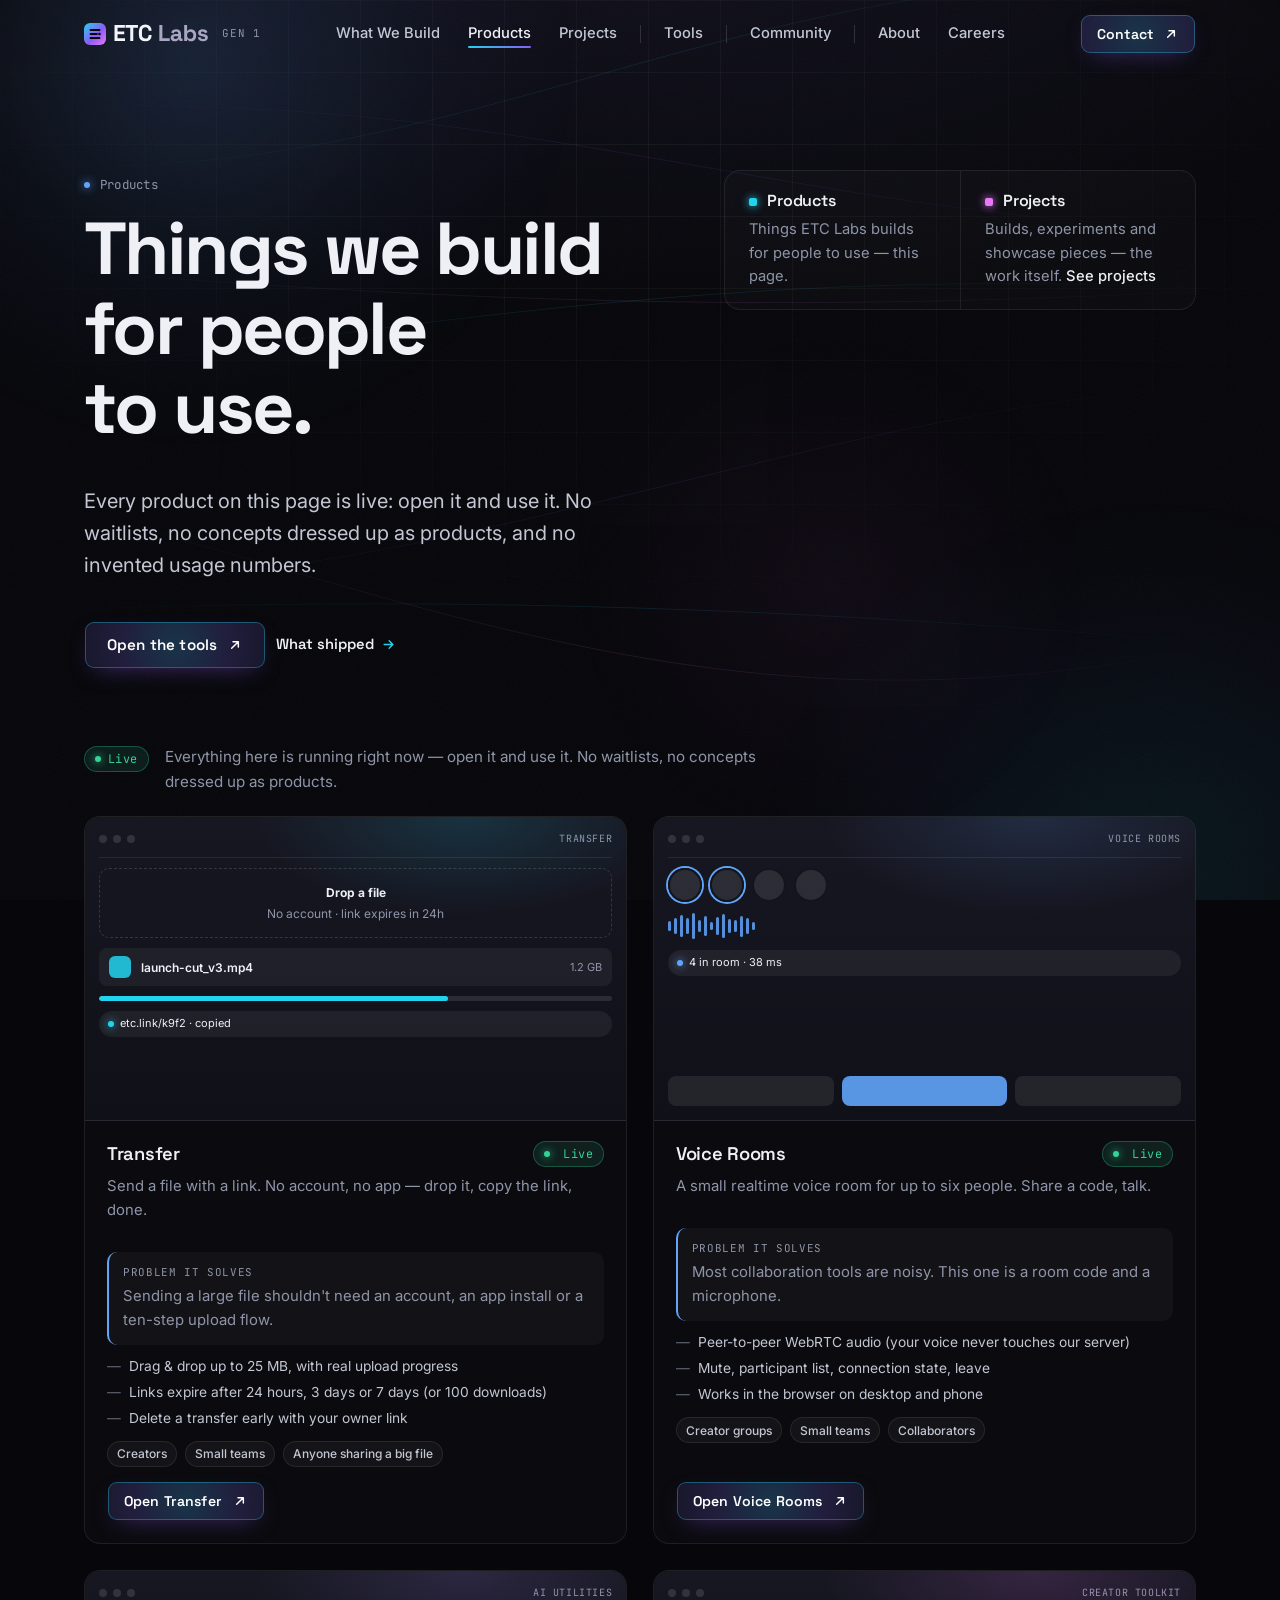
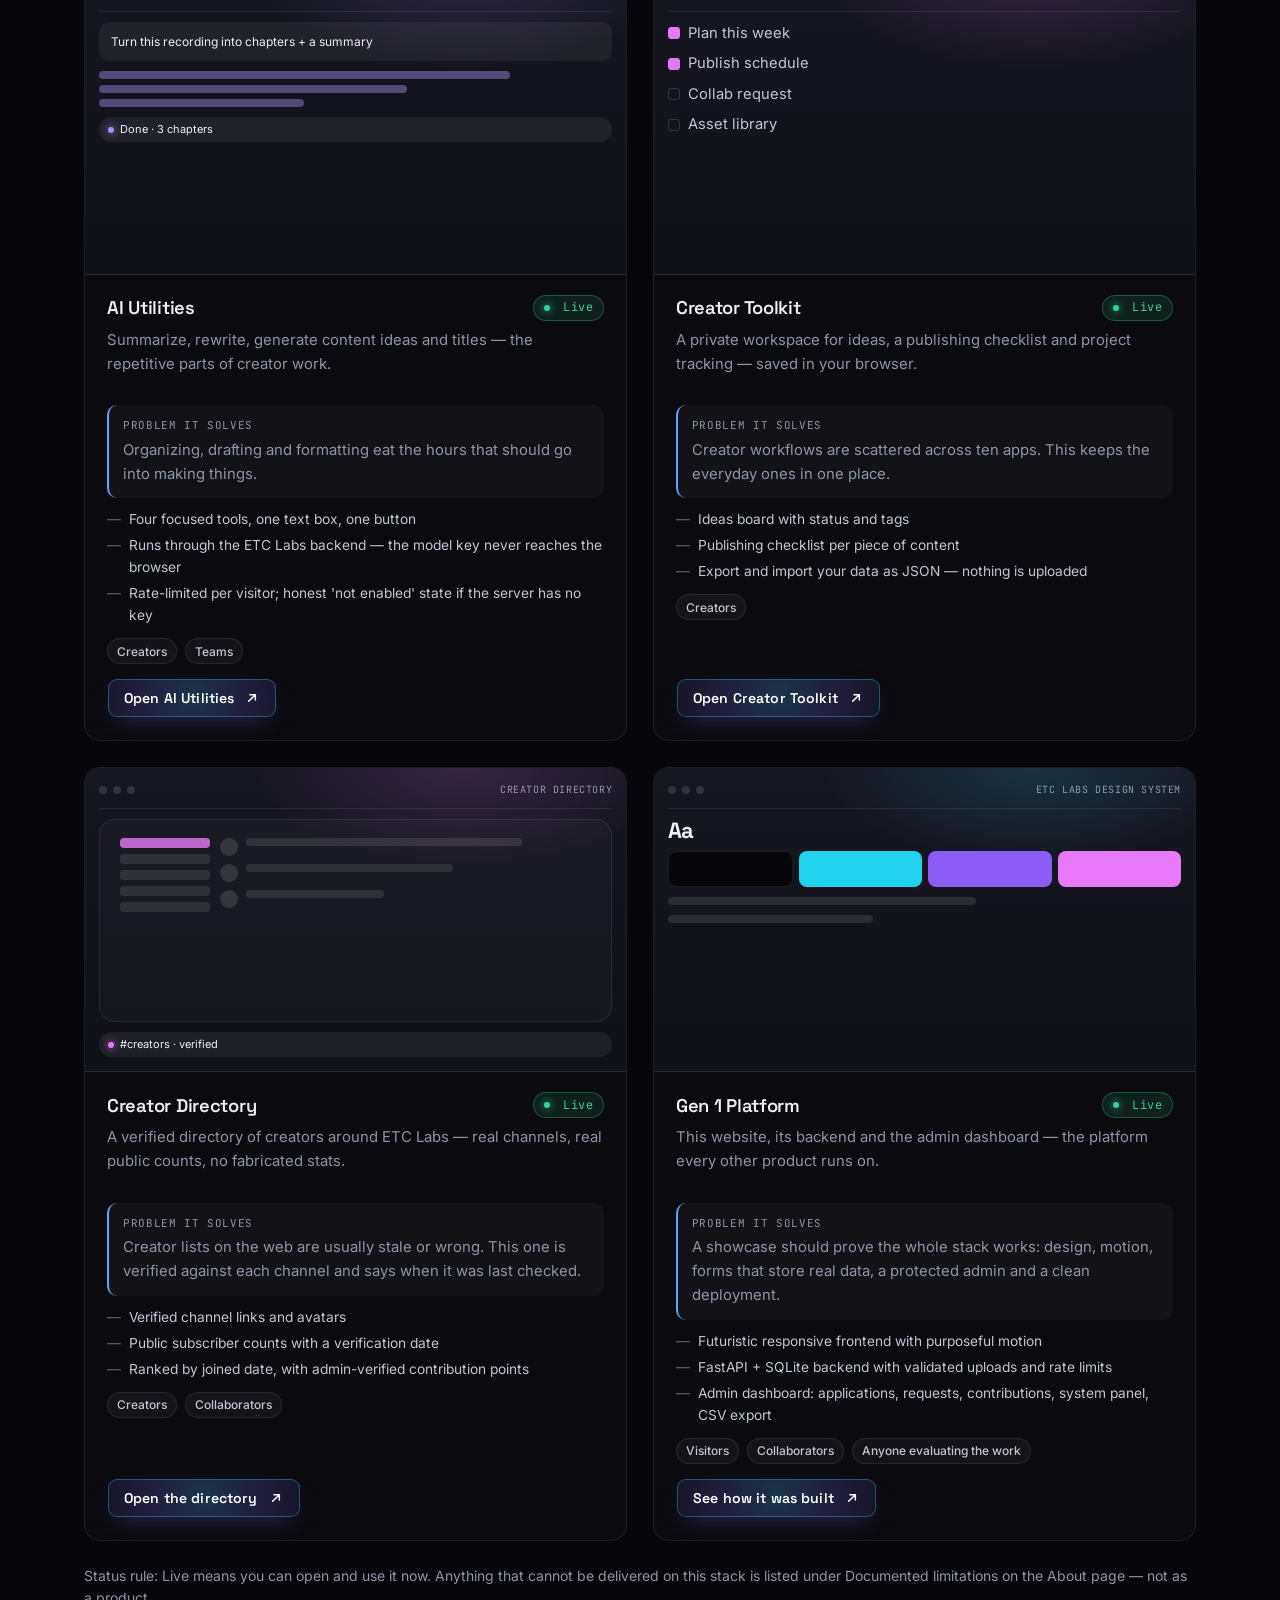
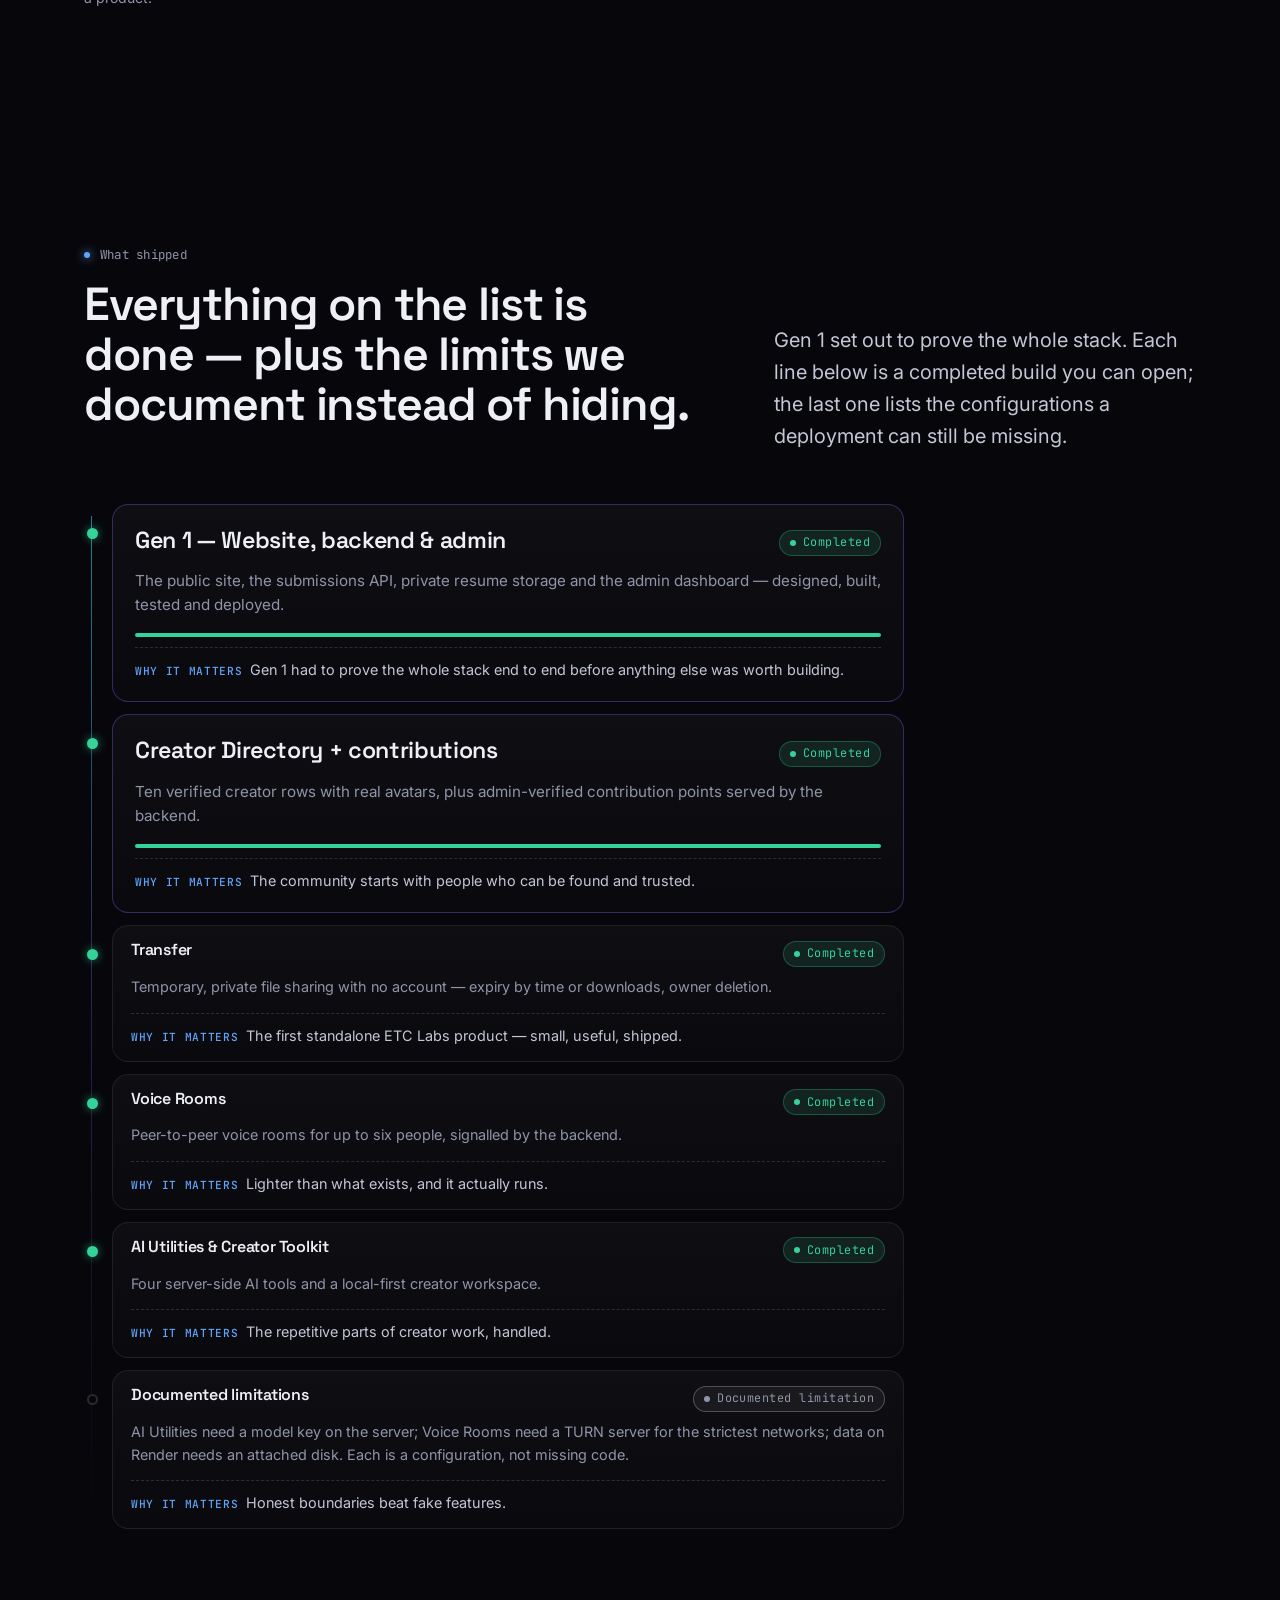
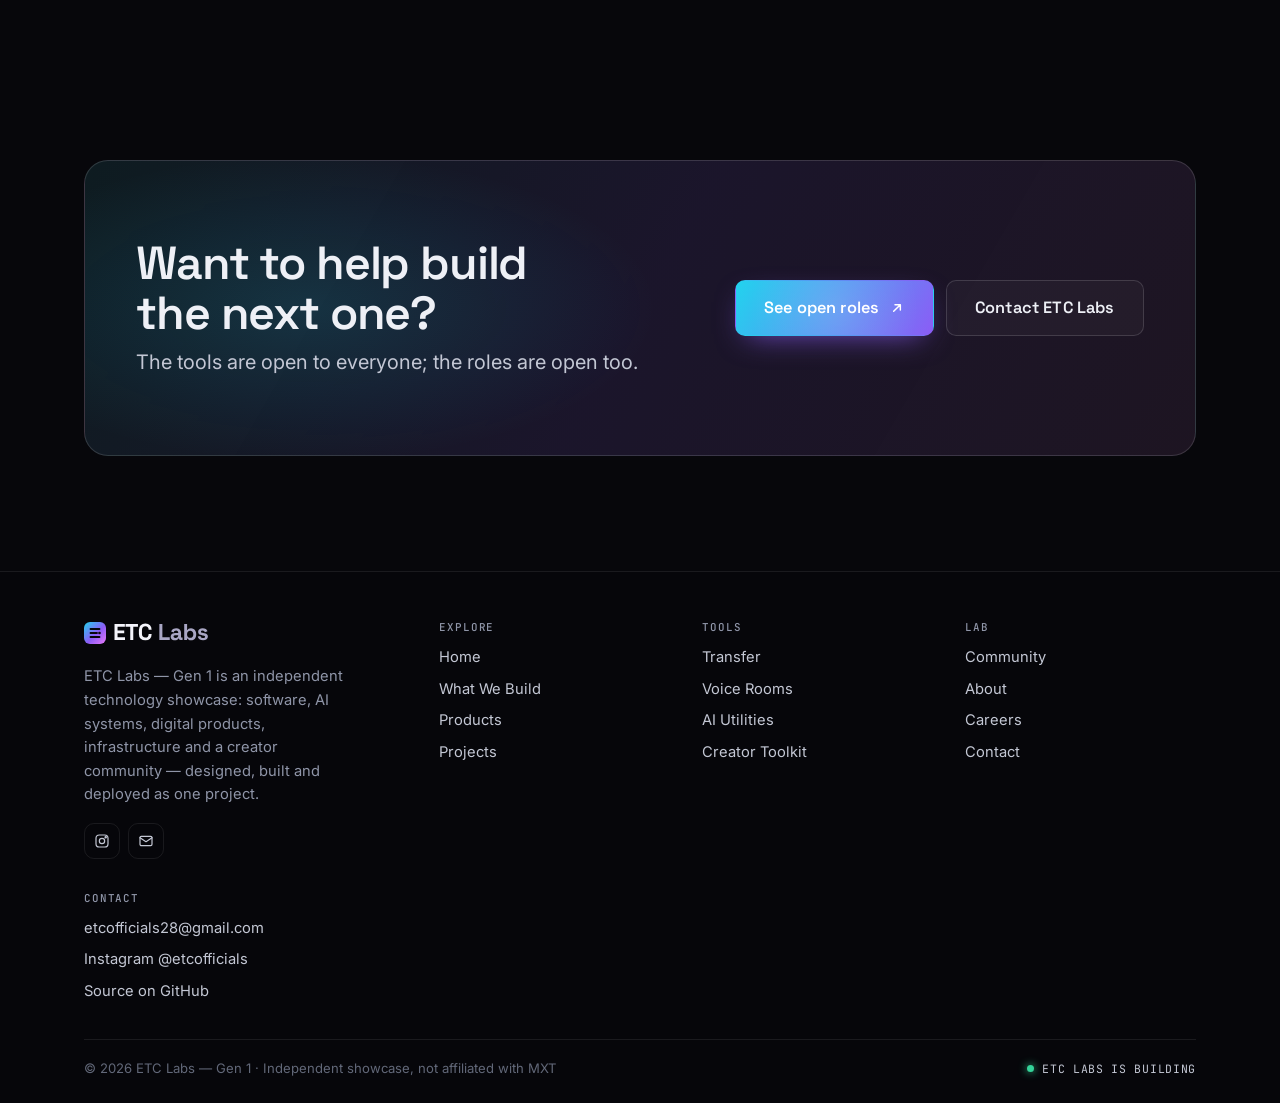
<file: public/products.html>
<!DOCTYPE html>
<html lang="en">
<head>
  <meta charset="utf-8">
  <meta name="viewport" content="width=device-width, initial-scale=1">
  <title>Products — ETC Labs — Gen 1</title>
  <meta name="description" content="ETC Labs products you can use now: Transfer, Voice Rooms, AI Utilities, the Creator Toolkit, the Creator Directory and the Gen 1 platform — every one of them live.">
  <meta name="theme-color" content="#07070b">
  <link rel="canonical" href="https://etcofficials.github.io/etc-labs-gen-1/products.html">
  <meta property="og:site_name" content="ETC Labs — Gen 1">
  <meta property="og:title" content="Products — ETC Labs — Gen 1">
  <meta property="og:description" content="ETC Labs products you can use now: Transfer, Voice Rooms, AI Utilities, the Creator Toolkit, the Creator Directory and the Gen 1 platform — every one of them live.">
  <meta property="og:type" content="website">
  <meta property="og:url" content="https://etcofficials.github.io/etc-labs-gen-1/products.html">
  <meta property="og:image" content="https://etcofficials.github.io/etc-labs-gen-1/assets/img/og.png">
  <meta name="twitter:card" content="summary_large_image">
  <link rel="icon" href="assets/img/favicon.svg" type="image/svg+xml">
  <link rel="preconnect" href="https://fonts.googleapis.com">
  <link rel="preconnect" href="https://fonts.gstatic.com" crossorigin>
  <link href="https://fonts.googleapis.com/css2?family=Space+Grotesk:wght@500;600;700&family=Inter:wght@400;500;600&family=JetBrains+Mono:wght@400;500&display=swap" rel="stylesheet">
  <link rel="stylesheet" href="assets/css/tokens.css">
  <link rel="stylesheet" href="assets/css/base.css">
  <link rel="stylesheet" href="assets/css/world.css">
  <link rel="stylesheet" href="assets/css/components.css">
  <link rel="stylesheet" href="assets/css/pages.css">
  <link rel="stylesheet" href="assets/css/mobile.css">
</head>
<body data-page="products" class="is-entering">
  <a class="skip-link" href="#main">Skip to content</a>
  <etc-nav></etc-nav>
  <main id="main">

    <section class="hero" data-tone="blue" aria-labelledby="hero-title"><div class="container"><div class="split top">
      <div><span class="kicker" data-reveal>Products</span><h1 id="hero-title" data-lines>Things we build<br>for people to use.</h1><p class="lead mt-3" data-reveal style="--i:2">Every product on this page is live: open it and use it. No waitlists, no concepts dressed up as products, and no invented usage numbers.</p><div class="cluster mt-4" data-reveal style="--i:3"><a class="btn btn-primary" href="tools.html">Open the tools <svg class="arrow" viewBox="0 0 24 24" fill="none" stroke="currentColor" stroke-width="2.2" stroke-linecap="round" stroke-linejoin="round"><path d="M7 17 17 7M9 7h8v8"/></svg></a><a class="link-arrow" href="#roadmap">What shipped <svg class="arrow" viewBox="0 0 24 24" fill="none" stroke="currentColor" stroke-width="2.2" stroke-linecap="round" stroke-linejoin="round"><path d="M5 12h14M13 6l6 6-6 6"/></svg></a></div></div>
      <div class="distinction" data-reveal="right" style="--i:2"><div><h3><span class="k"></span>Products</h3><p>Things ETC Labs builds for people to use &mdash; this page.</p></div><div><h3><span class="k alt"></span>Projects</h3><p>Builds, experiments and showcase pieces &mdash; the work itself. <a class="link" href="projects.html">See projects</a></p></div></div>
    </div></div></section>
    <section class="section flush" data-tone="blue" aria-label="Product list"><div class="container" id="products"></div></section>
    <section class="section" id="roadmap" data-tone="violet" aria-labelledby="roadmap-title"><div class="container"><div class="head split-head"><div><span class="kicker" data-reveal>What shipped</span><h2 id="roadmap-title" data-reveal style="--i:1">Everything on the list is done — plus the limits we document instead of hiding.</h2></div><p class="lead" data-reveal style="--i:2">Gen 1 set out to prove the whole stack. Each line below is a completed build you can open; the last one lists the configurations a deployment can still be missing.</p></div><div style="max-width:820px" id="roadmap-list"></div></div></section>
    <section class="section" data-tone="magenta" aria-labelledby="cta-title"><div class="container"><div class="cta-band" data-reveal="scale"><div><h2 id="cta-title">Want to help build the next one?</h2><p class="lead">The tools are open to everyone; the roles are open too.</p></div><div class="actions"><a class="btn btn-primary solid lg" href="careers.html">See open roles <svg class="arrow" viewBox="0 0 24 24" fill="none" stroke="currentColor" stroke-width="2.2" stroke-linecap="round" stroke-linejoin="round"><path d="M7 17 17 7M9 7h8v8"/></svg></a><a class="btn btn-secondary lg" href="contact.html">Contact ETC Labs</a></div></div></div></section>
  </main>
  <etc-footer></etc-footer>
  <script src="assets/js/config.js"></script>
  <script src="assets/js/data.js"></script>
  <script src="assets/js/world.js"></script>
  <script src="assets/js/ui.js"></script>
  <script src="assets/js/pages.js"></script>
  <script src="assets/js/touch.js"></script>
</body>
</html>
</file>
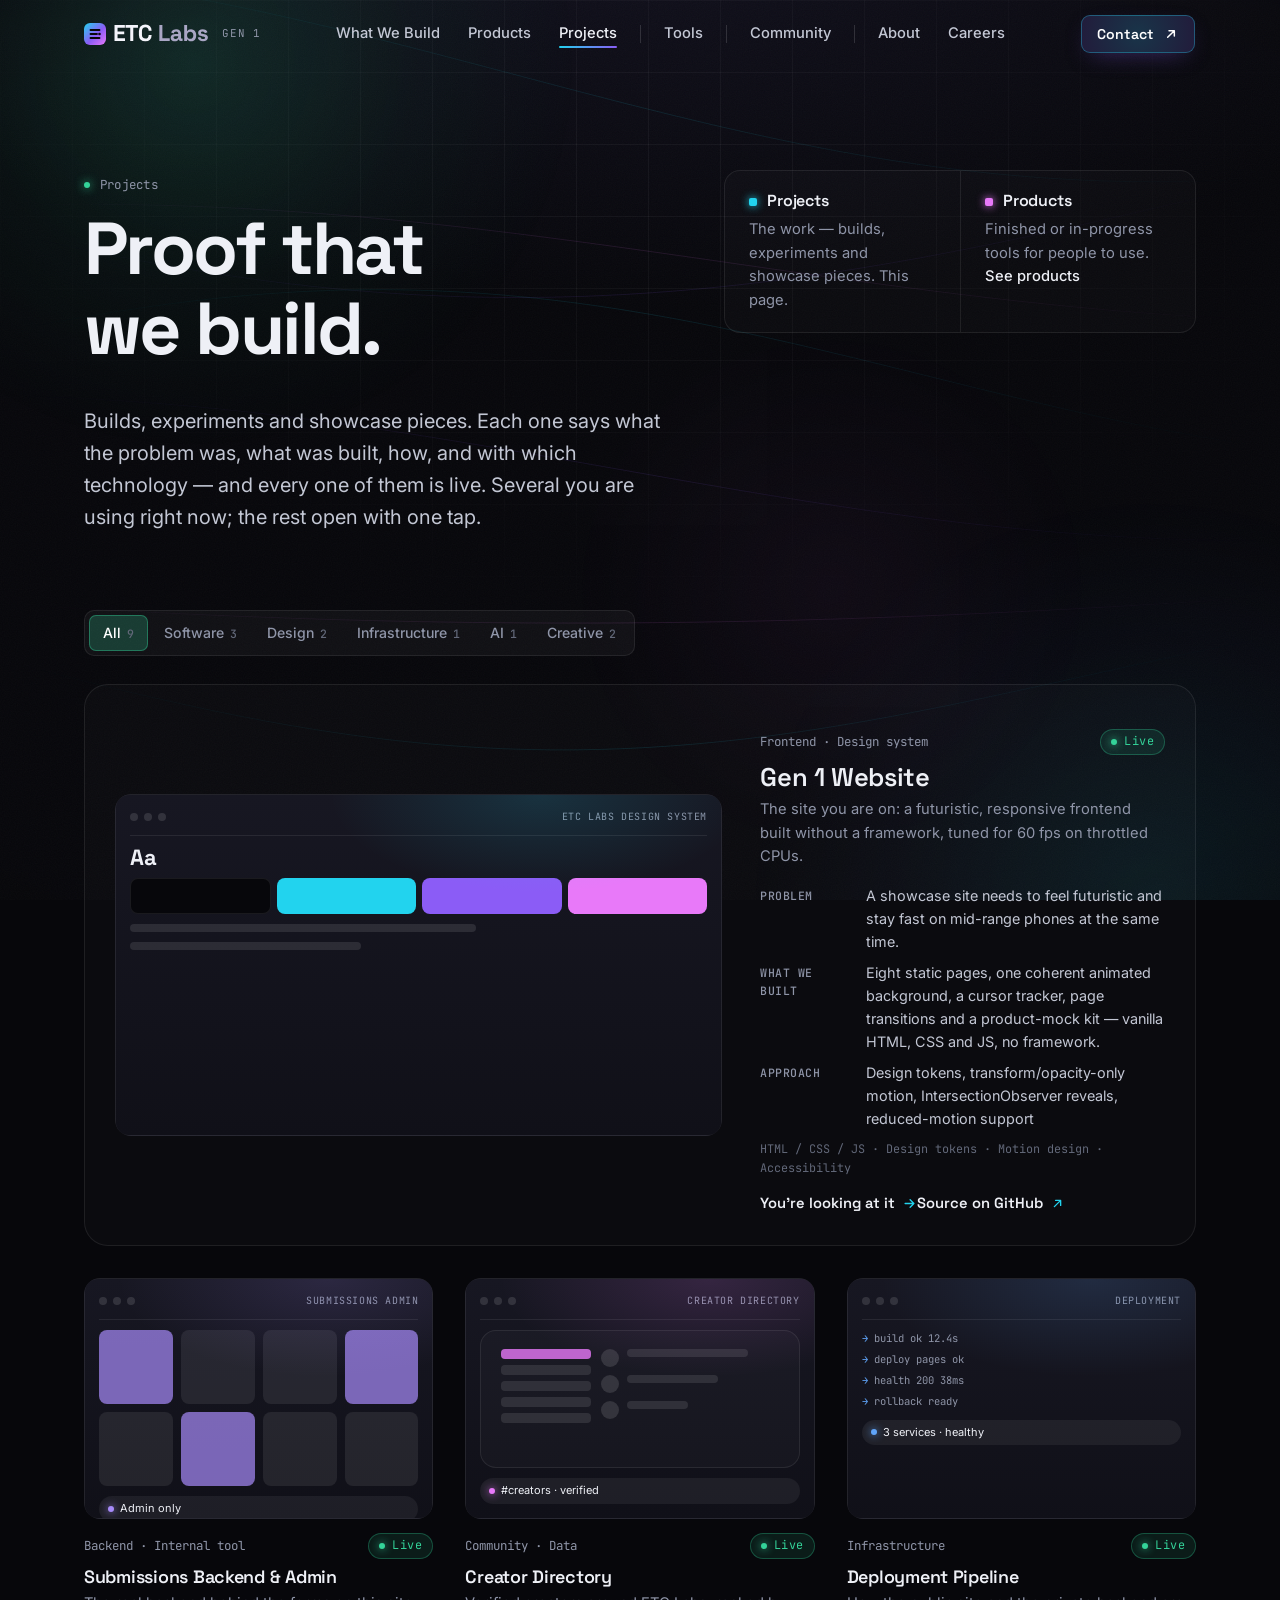
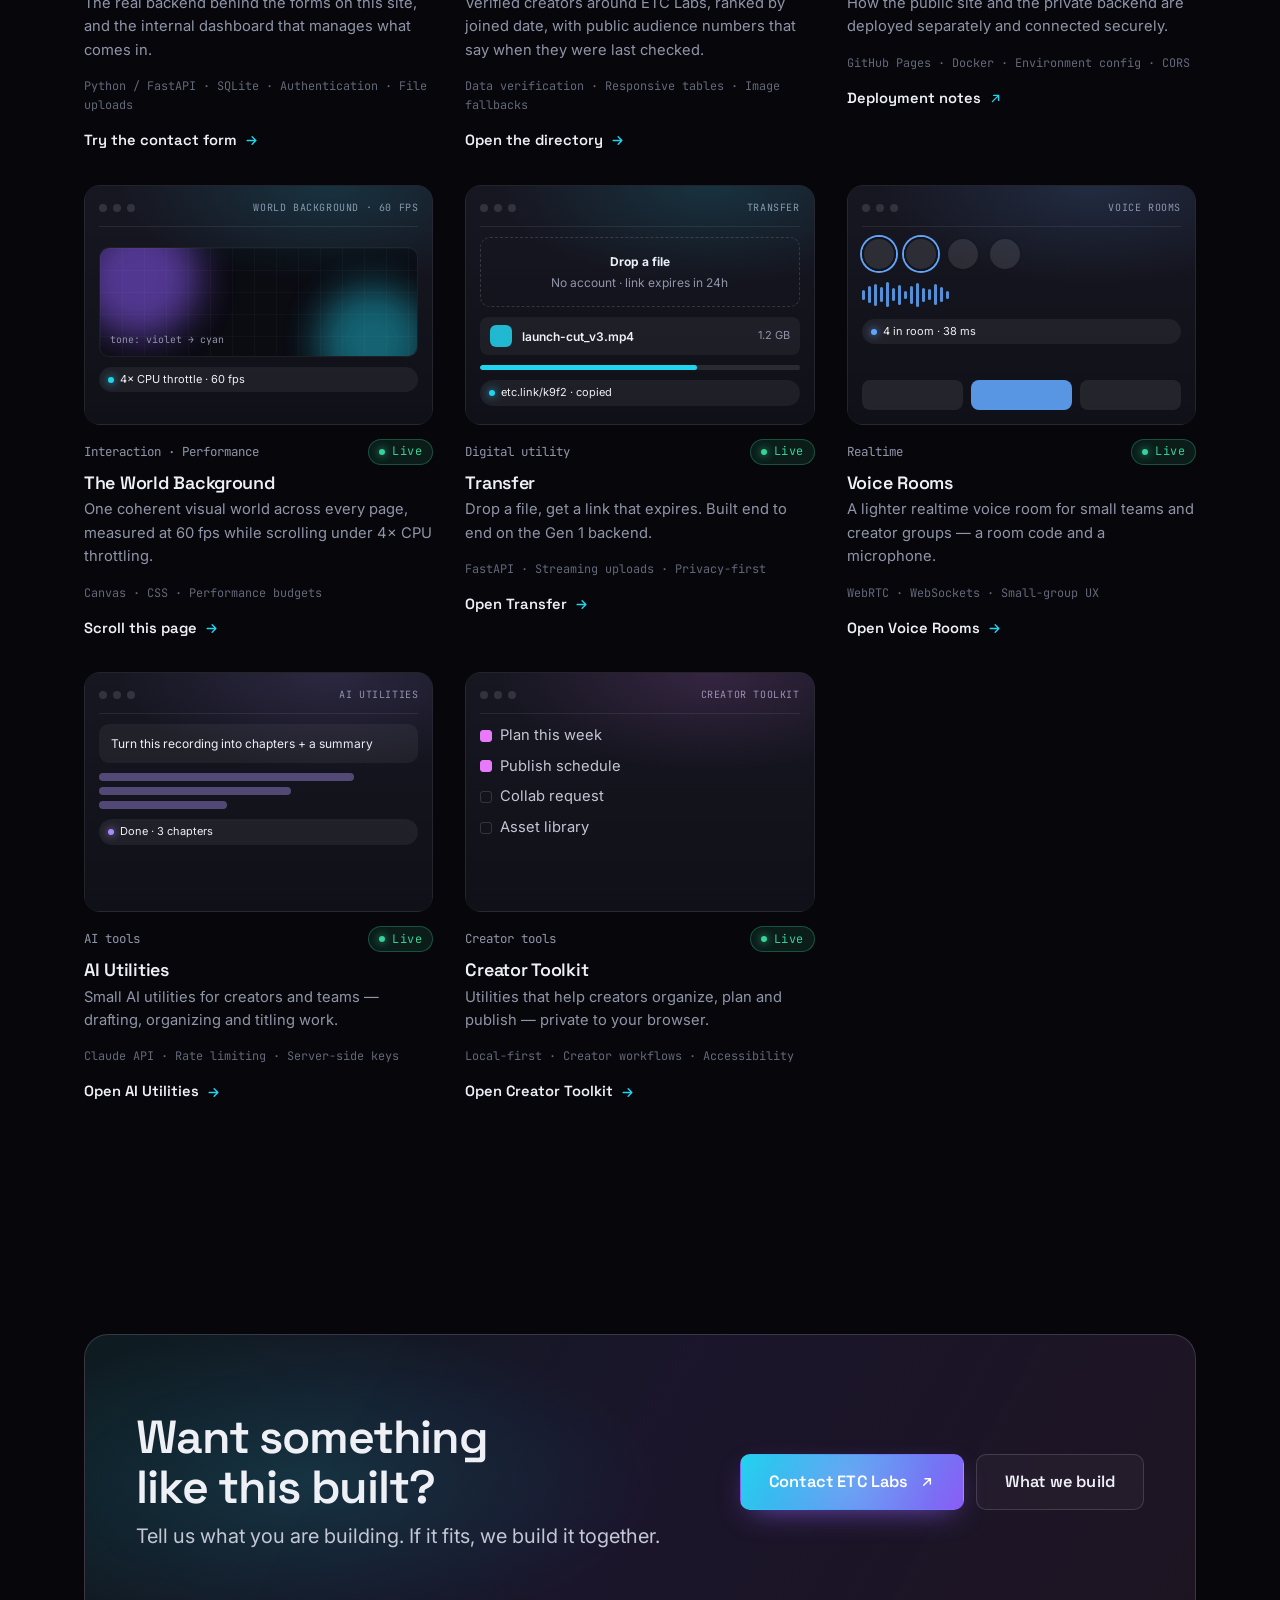
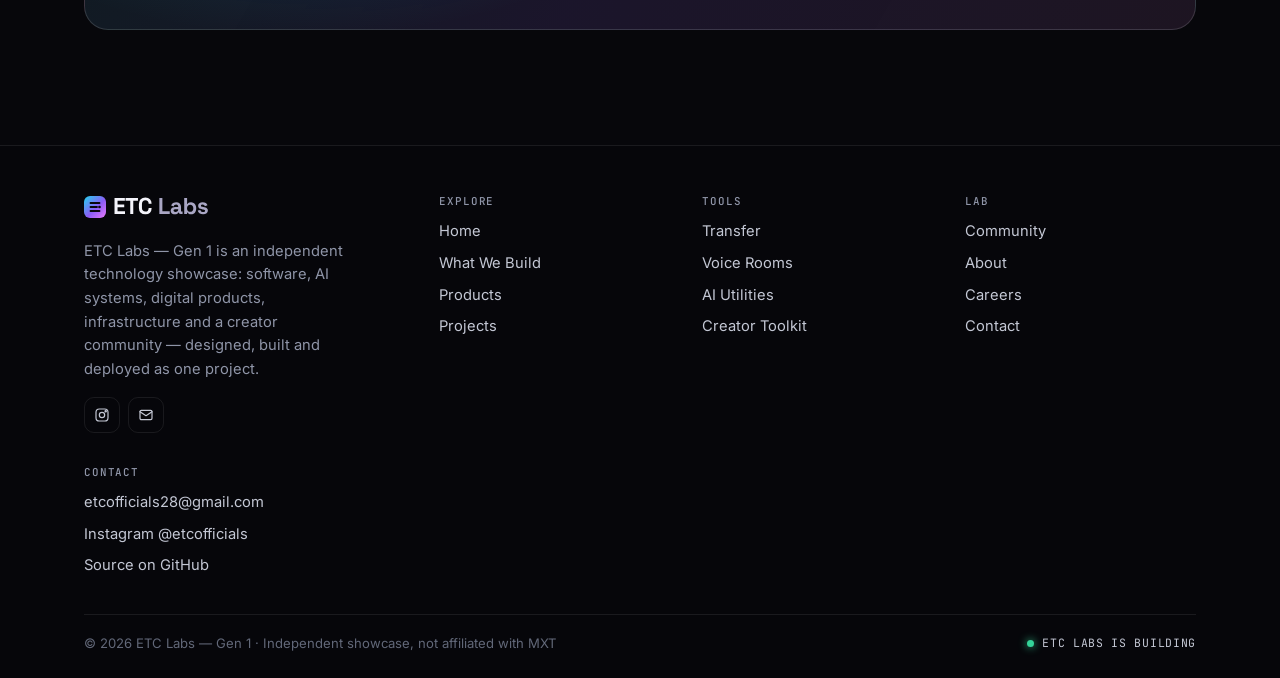
<file: public/projects.html>
<!DOCTYPE html>
<html lang="en">
<head>
  <meta charset="utf-8">
  <meta name="viewport" content="width=device-width, initial-scale=1">
  <title>Projects — ETC Labs — Gen 1</title>
  <meta name="description" content="ETC Labs projects — nine live builds across software, design, infrastructure, AI and creative work: the problem, what was built, how it works, the technology and where to open it.">
  <meta name="theme-color" content="#07070b">
  <link rel="canonical" href="https://etcofficials.github.io/etc-labs-gen-1/projects.html">
  <meta property="og:site_name" content="ETC Labs — Gen 1">
  <meta property="og:title" content="Projects — ETC Labs — Gen 1">
  <meta property="og:description" content="ETC Labs projects — nine live builds across software, design, infrastructure, AI and creative work: the problem, what was built, how it works, the technology and where to open it.">
  <meta property="og:type" content="website">
  <meta property="og:url" content="https://etcofficials.github.io/etc-labs-gen-1/projects.html">
  <meta property="og:image" content="https://etcofficials.github.io/etc-labs-gen-1/assets/img/og.png">
  <meta name="twitter:card" content="summary_large_image">
  <link rel="icon" href="assets/img/favicon.svg" type="image/svg+xml">
  <link rel="preconnect" href="https://fonts.googleapis.com">
  <link rel="preconnect" href="https://fonts.gstatic.com" crossorigin>
  <link href="https://fonts.googleapis.com/css2?family=Space+Grotesk:wght@500;600;700&family=Inter:wght@400;500;600&family=JetBrains+Mono:wght@400;500&display=swap" rel="stylesheet">
  <link rel="stylesheet" href="assets/css/tokens.css">
  <link rel="stylesheet" href="assets/css/base.css">
  <link rel="stylesheet" href="assets/css/world.css">
  <link rel="stylesheet" href="assets/css/components.css">
  <link rel="stylesheet" href="assets/css/pages.css">
  <link rel="stylesheet" href="assets/css/mobile.css">
</head>
<body data-page="projects" class="is-entering">
  <a class="skip-link" href="#main">Skip to content</a>
  <etc-nav></etc-nav>
  <main id="main">

    <section class="hero" data-tone="green" aria-labelledby="hero-title"><div class="container"><div class="split top">
      <div><span class="kicker" data-reveal>Projects</span><h1 id="hero-title" data-lines>Proof that<br>we build.</h1><p class="lead mt-3" data-reveal style="--i:2">Builds, experiments and showcase pieces. Each one says what the problem was, what was built, how, and with which technology &mdash; and every one of them is live. Several you are using right now; the rest open with one tap.</p></div>
      <div class="distinction" data-reveal="right" style="--i:2"><div><h3><span class="k"></span>Projects</h3><p>The work &mdash; builds, experiments and showcase pieces. This page.</p></div><div><h3><span class="k alt"></span>Products</h3><p>Finished or in-progress tools for people to use. <a class="link" href="products.html">See products</a></p></div></div>
    </div></div></section>
    <section class="section flush" data-tone="green" aria-label="Project list"><div class="container"><div class="filters" id="filters" role="group" aria-label="Filter projects by category" data-reveal></div><div class="grid project-grid filter-grid" id="projects" aria-live="polite"></div><div class="empty" id="projects-empty" hidden>No projects match this category yet.</div></div></section>
    <section class="section" data-tone="cyan" aria-labelledby="cta-title"><div class="container"><div class="cta-band" data-reveal="scale"><div><h2 id="cta-title">Want something like this built?</h2><p class="lead">Tell us what you are building. If it fits, we build it together.</p></div><div class="actions"><a class="btn btn-primary solid lg" href="contact.html">Contact ETC Labs <svg class="arrow" viewBox="0 0 24 24" fill="none" stroke="currentColor" stroke-width="2.2" stroke-linecap="round" stroke-linejoin="round"><path d="M7 17 17 7M9 7h8v8"/></svg></a><a class="btn btn-secondary lg" href="what-we-do.html">What we build</a></div></div></div></section>
  </main>
  <etc-footer></etc-footer>
  <script src="assets/js/config.js"></script>
  <script src="assets/js/data.js"></script>
  <script src="assets/js/world.js"></script>
  <script src="assets/js/ui.js"></script>
  <script src="assets/js/pages.js"></script>
  <script src="assets/js/touch.js"></script>
</body>
</html>
</file>
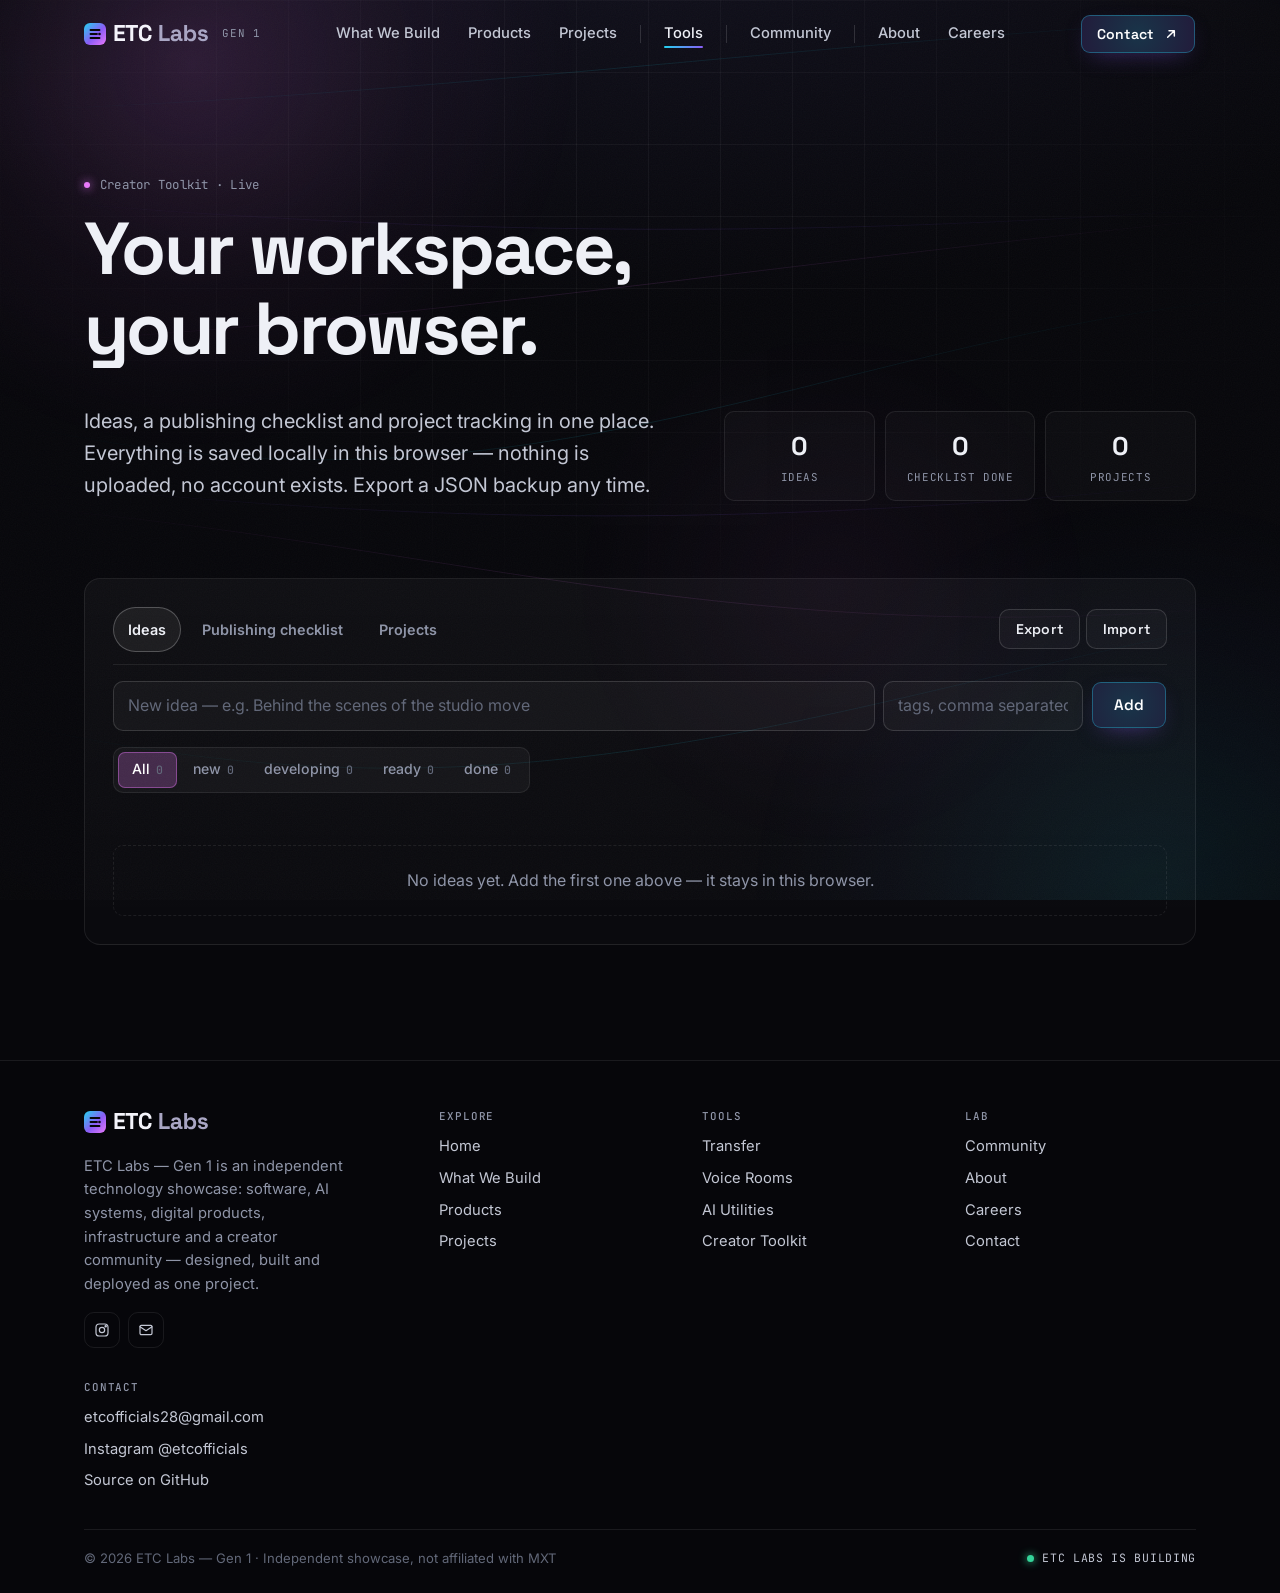
<file: public/toolkit.html>
<!DOCTYPE html>
<html lang="en">
<head>
  <meta charset="utf-8">
  <meta name="viewport" content="width=device-width, initial-scale=1">
  <title>Creator Toolkit — ETC Labs — Gen 1</title>
  <meta name="description" content="ETC Labs Creator Toolkit: an ideas board, a publishing checklist and project tracking for creators — private, saved in your browser, export and import as JSON.">
  <meta name="theme-color" content="#07070b">
  <link rel="canonical" href="https://etcofficials.github.io/etc-labs-gen-1/toolkit.html">
  <meta property="og:site_name" content="ETC Labs — Gen 1">
  <meta property="og:title" content="Creator Toolkit — ETC Labs — Gen 1">
  <meta property="og:description" content="ETC Labs Creator Toolkit: an ideas board, a publishing checklist and project tracking for creators — private, saved in your browser, export and import as JSON.">
  <meta property="og:type" content="website">
  <meta property="og:url" content="https://etcofficials.github.io/etc-labs-gen-1/toolkit.html">
  <meta property="og:image" content="https://etcofficials.github.io/etc-labs-gen-1/assets/img/og.png">
  <meta name="twitter:card" content="summary_large_image">
  <link rel="icon" href="assets/img/favicon.svg" type="image/svg+xml">
  <link rel="preconnect" href="https://fonts.googleapis.com">
  <link rel="preconnect" href="https://fonts.gstatic.com" crossorigin>
  <link href="https://fonts.googleapis.com/css2?family=Space+Grotesk:wght@500;600;700&family=Inter:wght@400;500;600&family=JetBrains+Mono:wght@400;500&display=swap" rel="stylesheet">
  <link rel="stylesheet" href="assets/css/tokens.css">
  <link rel="stylesheet" href="assets/css/base.css">
  <link rel="stylesheet" href="assets/css/world.css">
  <link rel="stylesheet" href="assets/css/components.css">
  <link rel="stylesheet" href="assets/css/pages.css">
  <link rel="stylesheet" href="assets/css/mobile.css">
</head>
<body data-page="toolkit" class="is-entering">
  <a class="skip-link" href="#main">Skip to content</a>
  <etc-nav></etc-nav>
  <main id="main">

    <section class="hero" data-tone="magenta" aria-labelledby="hero-title"><div class="container">
      <div class="split top"><div><span class="kicker" data-reveal>Creator Toolkit · Live</span><h1 id="hero-title" data-lines>Your workspace,<br>your browser.</h1><p class="lead mt-3" data-reveal style="--i:2">Ideas, a publishing checklist and project tracking in one place. Everything is saved locally in this browser &mdash; nothing is uploaded, no account exists. Export a JSON backup any time.</p></div>
      <div class="toolkit-stats" data-reveal="right" style="--i:2"><div><b data-stat="ideas">0</b><span>ideas</span></div><div><b data-stat="checklist">0</b><span>checklist done</span></div><div><b data-stat="projects">0</b><span>projects</span></div></div></div>
    </div></section>
    <section class="section flush" data-tone="magenta" aria-label="Toolkit"><div class="container"><div class="panel tool-panel wide" id="toolkit-app">
      <div class="tabs" role="tablist" aria-label="Toolkit sections"><button class="tab" role="tab" aria-selected="true" data-tab="ideas" id="tab-ideas">Ideas</button><button class="tab" role="tab" aria-selected="false" data-tab="checklist" id="tab-checklist">Publishing checklist</button><button class="tab" role="tab" aria-selected="false" data-tab="projects" id="tab-projects">Projects</button><div class="tab-spacer"></div><button class="btn btn-secondary sm" type="button" id="tk-export">Export</button><label class="btn btn-secondary sm" for="tk-import-file">Import<input id="tk-import-file" type="file" accept="application/json" hidden></label></div>
      <div class="form-status" role="status" aria-live="polite" id="tk-status"></div>
      <section class="tab-panel" role="tabpanel" aria-labelledby="tab-ideas" data-panel="ideas">
        <form class="tk-add" id="idea-form"><input class="input" name="title" maxlength="120" placeholder="New idea &mdash; e.g. Behind the scenes of the studio move" required aria-label="Idea"><input class="input tags" name="tags" maxlength="60" placeholder="tags, comma separated" aria-label="Tags"><button class="btn btn-primary" type="submit">Add</button></form>
        <div class="filters mt-2" id="idea-filters" role="group" aria-label="Filter ideas"></div>
        <ul class="tk-list" id="idea-list" aria-live="polite"></ul>
      </section>
      <section class="tab-panel" role="tabpanel" aria-labelledby="tab-checklist" data-panel="checklist" hidden>
        <form class="tk-add" id="piece-form"><input class="input" name="title" maxlength="120" placeholder="Piece of content &mdash; e.g. Episode 12" required aria-label="Content piece"><button class="btn btn-primary" type="submit">Start checklist</button></form>
        <div id="piece-list" aria-live="polite"></div>
      </section>
      <section class="tab-panel" role="tabpanel" aria-labelledby="tab-projects" data-panel="projects" hidden>
        <form class="tk-add" id="project-form"><input class="input" name="title" maxlength="120" placeholder="Project &mdash; e.g. Channel rebrand" required aria-label="Project"><input class="input" name="due" type="date" aria-label="Due date"><button class="btn btn-primary" type="submit">Add</button></form>
        <ul class="tk-list" id="project-list" aria-live="polite"></ul>
      </section>
    </div></div></section>
  </main>
  <etc-footer></etc-footer>
  <script src="assets/js/config.js"></script>
  <script src="assets/js/data.js"></script>
  <script src="assets/js/world.js"></script>
  <script src="assets/js/ui.js"></script>
  <script src="assets/js/pages.js"></script>
  <script src="assets/js/touch.js"></script>
  <script src="assets/js/tools.js"></script>
</body>
</html>
</file>
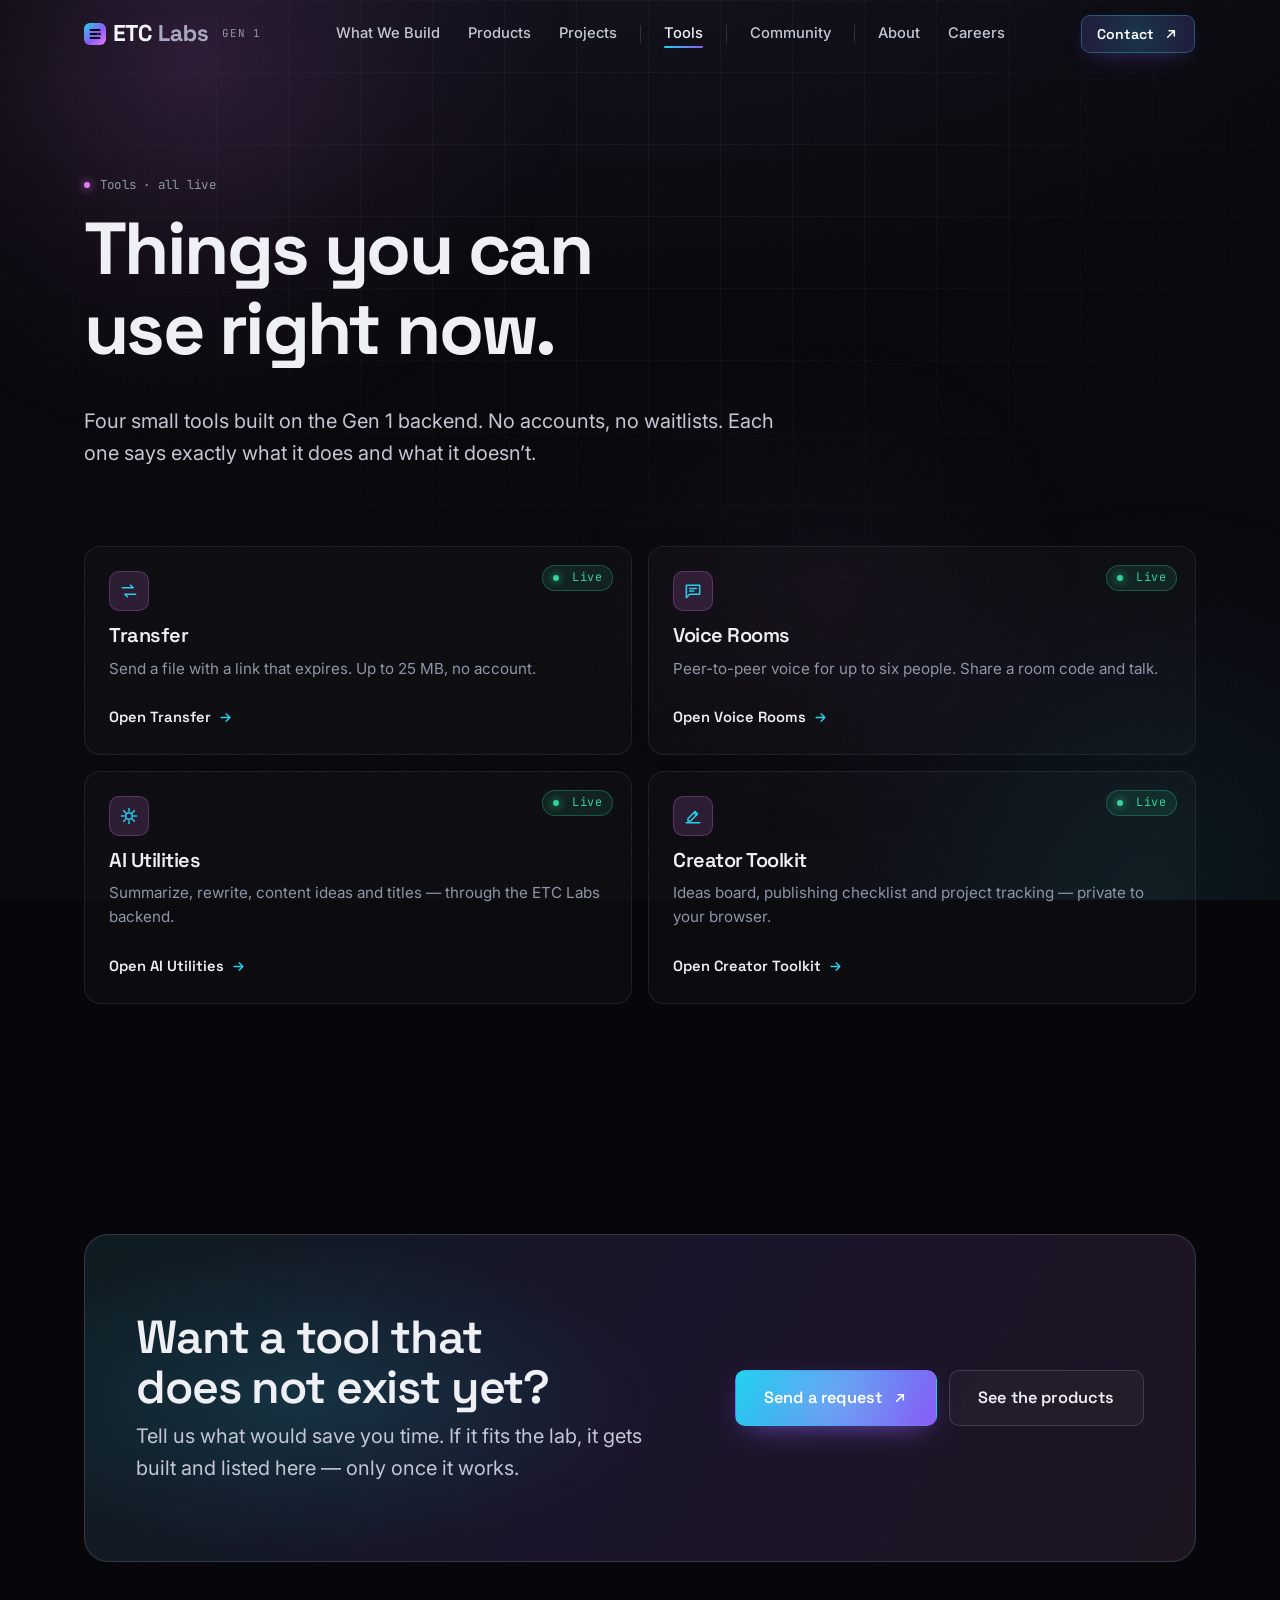
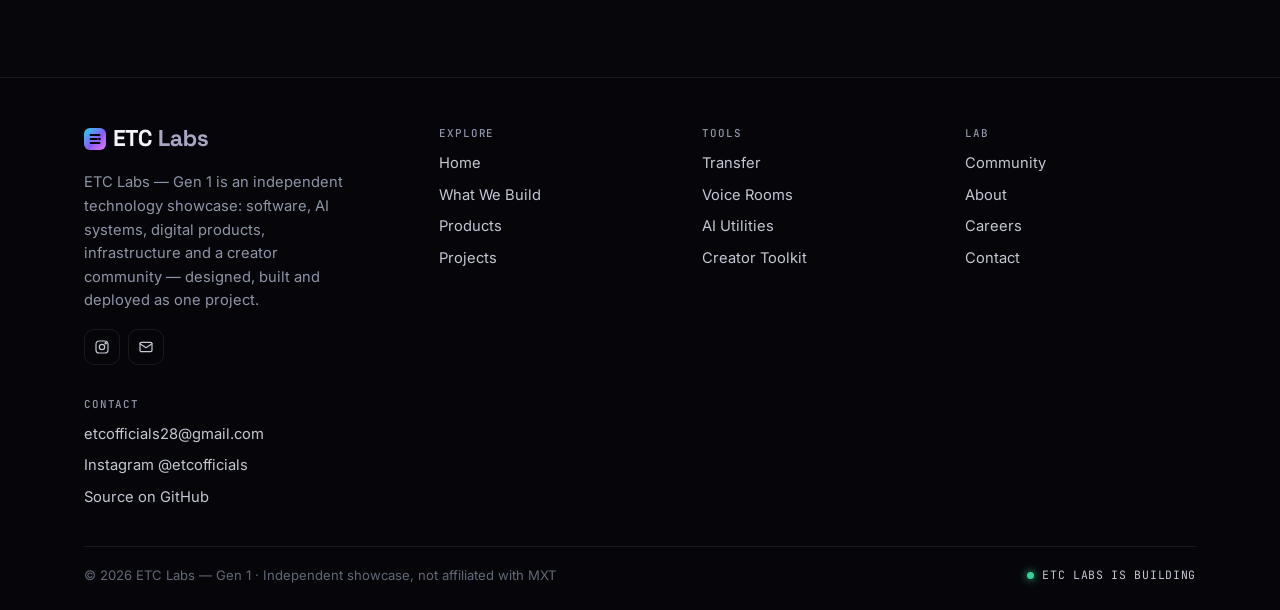
<file: public/tools.html>
<!DOCTYPE html>
<html lang="en">
<head>
  <meta charset="utf-8">
  <meta name="viewport" content="width=device-width, initial-scale=1">
  <title>Tools — ETC Labs — Gen 1</title>
  <meta name="description" content="ETC Labs tools you can use right now: Transfer (send files with an expiring link), Voice Rooms (peer-to-peer voice for small groups), AI Utilities and the Creator Toolkit.">
  <meta name="theme-color" content="#07070b">
  <link rel="canonical" href="https://etcofficials.github.io/etc-labs-gen-1/tools.html">
  <meta property="og:site_name" content="ETC Labs — Gen 1">
  <meta property="og:title" content="Tools — ETC Labs — Gen 1">
  <meta property="og:description" content="ETC Labs tools you can use right now: Transfer (send files with an expiring link), Voice Rooms (peer-to-peer voice for small groups), AI Utilities and the Creator Toolkit.">
  <meta property="og:type" content="website">
  <meta property="og:url" content="https://etcofficials.github.io/etc-labs-gen-1/tools.html">
  <meta property="og:image" content="https://etcofficials.github.io/etc-labs-gen-1/assets/img/og.png">
  <meta name="twitter:card" content="summary_large_image">
  <link rel="icon" href="assets/img/favicon.svg" type="image/svg+xml">
  <link rel="preconnect" href="https://fonts.googleapis.com">
  <link rel="preconnect" href="https://fonts.gstatic.com" crossorigin>
  <link href="https://fonts.googleapis.com/css2?family=Space+Grotesk:wght@500;600;700&family=Inter:wght@400;500;600&family=JetBrains+Mono:wght@400;500&display=swap" rel="stylesheet">
  <link rel="stylesheet" href="assets/css/tokens.css">
  <link rel="stylesheet" href="assets/css/base.css">
  <link rel="stylesheet" href="assets/css/world.css">
  <link rel="stylesheet" href="assets/css/components.css">
  <link rel="stylesheet" href="assets/css/pages.css">
  <link rel="stylesheet" href="assets/css/mobile.css">
</head>
<body data-page="tools" class="is-entering">
  <a class="skip-link" href="#main">Skip to content</a>
  <etc-nav></etc-nav>
  <main id="main">

    <section class="hero" data-tone="magenta" aria-labelledby="hero-title"><div class="container">
      <span class="kicker" data-reveal>Tools · all live</span>
      <h1 id="hero-title" data-lines>Things you can<br>use right now.</h1>
      <p class="lead mt-3" data-reveal style="--i:2">Four small tools built on the Gen 1 backend. No accounts, no waitlists. Each one says exactly what it does and what it doesn&rsquo;t.</p>
    </div></section>
    <section class="section flush" data-tone="magenta" aria-label="Tool list"><div class="container"><div class="tool-grid">
      <a class="tool-card" href="transfer.html" data-reveal style="--i:0" data-cursor="Open"><span class="badge badge-live live-pulse">Live</span><span class="icon"><svg viewBox="0 0 24 24" fill="none" stroke="currentColor" stroke-width="1.8" stroke-linecap="round" stroke-linejoin="round"><path d="M4 8h13l-3-3M20 16H7l3 3"/></svg></span><h2>Transfer</h2><p>Send a file with a link that expires. Up to 25 MB, no account.</p><span class="link-arrow">Open Transfer <svg class="arrow" viewBox="0 0 24 24" fill="none" stroke="currentColor" stroke-width="2.2" stroke-linecap="round" stroke-linejoin="round"><path d="M5 12h14M13 6l6 6-6 6"/></svg></span></a>
      <a class="tool-card" href="voice.html" data-reveal style="--i:1" data-cursor="Open"><span class="badge badge-live live-pulse">Live</span><span class="icon"><svg viewBox="0 0 24 24" fill="none" stroke="currentColor" stroke-width="1.8" stroke-linecap="round" stroke-linejoin="round"><path d="M4 5h16v11H8l-4 4V5Z"/><path d="M8 9h8M8 12h5"/></svg></span><h2>Voice Rooms</h2><p>Peer-to-peer voice for up to six people. Share a room code and talk.</p><span class="link-arrow">Open Voice Rooms <svg class="arrow" viewBox="0 0 24 24" fill="none" stroke="currentColor" stroke-width="2.2" stroke-linecap="round" stroke-linejoin="round"><path d="M5 12h14M13 6l6 6-6 6"/></svg></span></a>
      <a class="tool-card" href="ai.html" data-reveal style="--i:2" data-cursor="Open"><span class="badge badge-live live-pulse">Live</span><span class="icon"><svg viewBox="0 0 24 24" fill="none" stroke="currentColor" stroke-width="1.8" stroke-linecap="round" stroke-linejoin="round"><path d="M12 3v3M12 18v3M3 12h3M18 12h3M5.6 5.6l2.1 2.1M16.3 16.3l2.1 2.1M18.4 5.6l-2.1 2.1M7.7 16.3l-2.1 2.1"/><circle cx="12" cy="12" r="4"/></svg></span><h2>AI Utilities</h2><p>Summarize, rewrite, content ideas and titles &mdash; through the ETC Labs backend.</p><span class="link-arrow">Open AI Utilities <svg class="arrow" viewBox="0 0 24 24" fill="none" stroke="currentColor" stroke-width="2.2" stroke-linecap="round" stroke-linejoin="round"><path d="M5 12h14M13 6l6 6-6 6"/></svg></span></a>
      <a class="tool-card" href="toolkit.html" data-reveal style="--i:3" data-cursor="Open"><span class="badge badge-live live-pulse">Live</span><span class="icon"><svg viewBox="0 0 24 24" fill="none" stroke="currentColor" stroke-width="1.8" stroke-linecap="round" stroke-linejoin="round"><path d="m14.5 6.5 3 3L9 18H6v-3l8.5-8.5Z"/><path d="M13 8l3 3M4 20h16"/></svg></span><h2>Creator Toolkit</h2><p>Ideas board, publishing checklist and project tracking &mdash; private to your browser.</p><span class="link-arrow">Open Creator Toolkit <svg class="arrow" viewBox="0 0 24 24" fill="none" stroke="currentColor" stroke-width="2.2" stroke-linecap="round" stroke-linejoin="round"><path d="M5 12h14M13 6l6 6-6 6"/></svg></span></a>
    </div></div></section>
    <section class="section" data-tone="violet" aria-labelledby="cta-title"><div class="container"><div class="cta-band" data-reveal="scale"><div><h2 id="cta-title">Want a tool that does not exist yet?</h2><p class="lead">Tell us what would save you time. If it fits the lab, it gets built and listed here — only once it works.</p></div><div class="actions"><a class="btn btn-primary solid lg" href="contact.html?need=software">Send a request <svg class="arrow" viewBox="0 0 24 24" fill="none" stroke="currentColor" stroke-width="2.2" stroke-linecap="round" stroke-linejoin="round"><path d="M7 17 17 7M9 7h8v8"/></svg></a><a class="btn btn-secondary lg" href="products.html">See the products</a></div></div></div></section>
  </main>
  <etc-footer></etc-footer>
  <script src="assets/js/config.js"></script>
  <script src="assets/js/data.js"></script>
  <script src="assets/js/world.js"></script>
  <script src="assets/js/ui.js"></script>
  <script src="assets/js/pages.js"></script>
  <script src="assets/js/touch.js"></script>
</body>
</html>
</file>
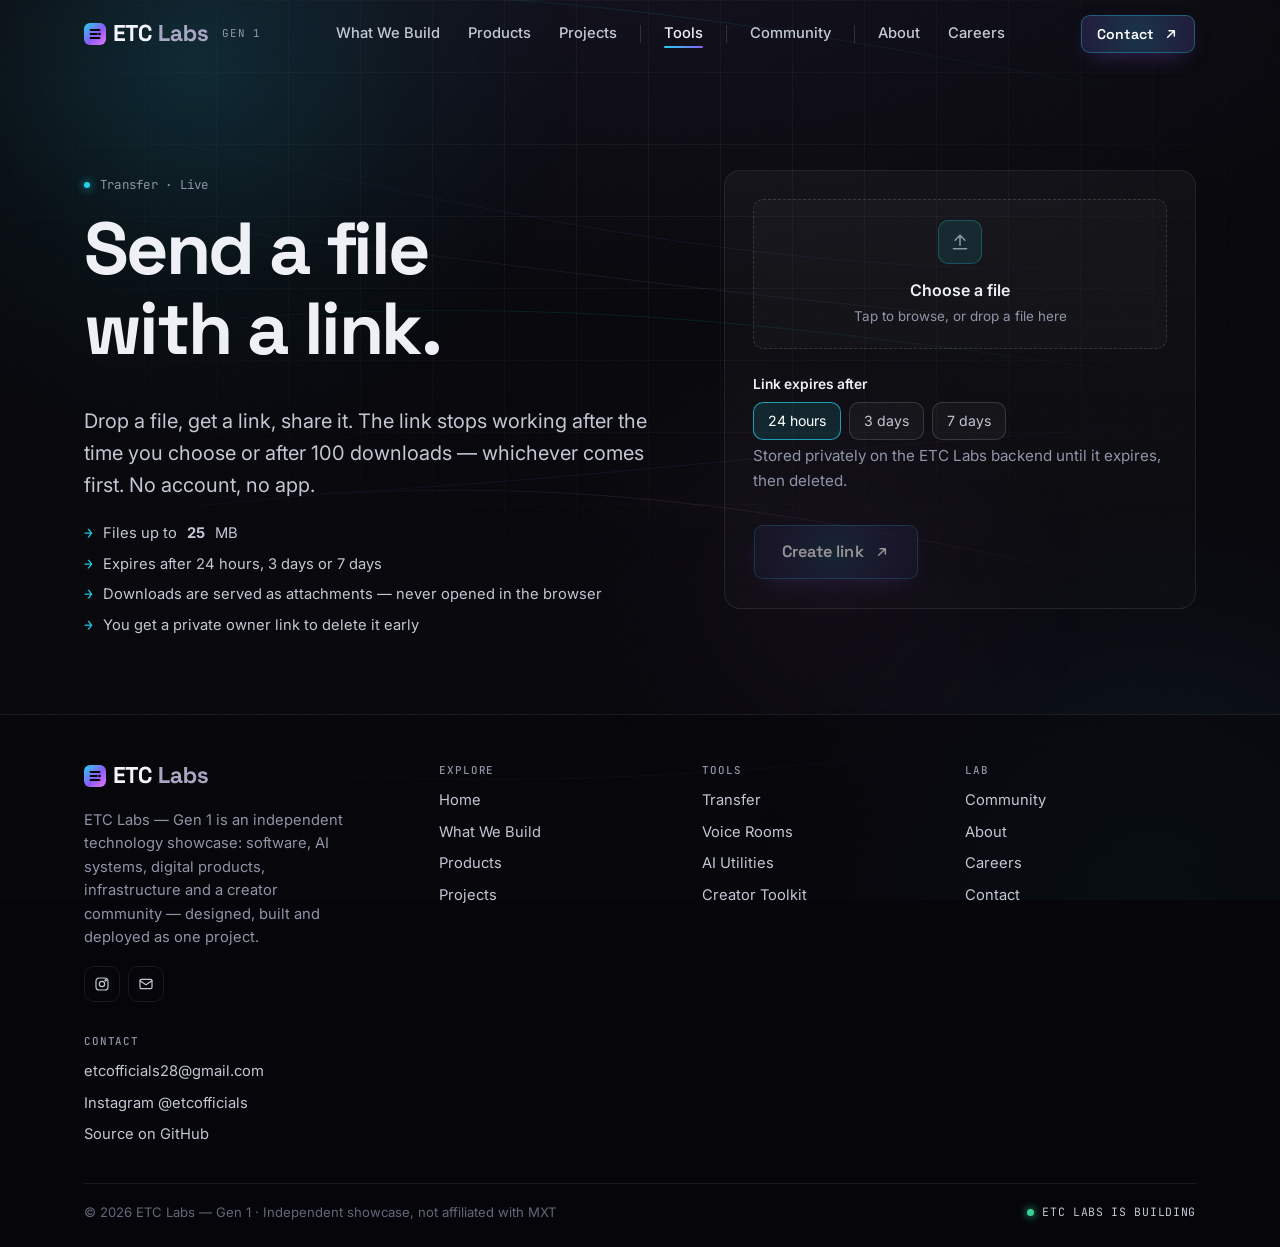
<file: public/transfer.html>
<!DOCTYPE html>
<html lang="en">
<head>
  <meta charset="utf-8">
  <meta name="viewport" content="width=device-width, initial-scale=1">
  <title>Transfer — ETC Labs — Gen 1</title>
  <meta name="description" content="ETC Labs Transfer: send a file with a link that expires. Drag and drop up to 25 MB, no account, delete it early with your owner link.">
  <meta name="theme-color" content="#07070b">
  <link rel="canonical" href="https://etcofficials.github.io/etc-labs-gen-1/transfer.html">
  <meta property="og:site_name" content="ETC Labs — Gen 1">
  <meta property="og:title" content="Transfer — ETC Labs — Gen 1">
  <meta property="og:description" content="ETC Labs Transfer: send a file with a link that expires. Drag and drop up to 25 MB, no account, delete it early with your owner link.">
  <meta property="og:type" content="website">
  <meta property="og:url" content="https://etcofficials.github.io/etc-labs-gen-1/transfer.html">
  <meta property="og:image" content="https://etcofficials.github.io/etc-labs-gen-1/assets/img/og.png">
  <meta name="twitter:card" content="summary_large_image">
  <link rel="icon" href="assets/img/favicon.svg" type="image/svg+xml">
  <link rel="preconnect" href="https://fonts.googleapis.com">
  <link rel="preconnect" href="https://fonts.gstatic.com" crossorigin>
  <link href="https://fonts.googleapis.com/css2?family=Space+Grotesk:wght@500;600;700&family=Inter:wght@400;500;600&family=JetBrains+Mono:wght@400;500&display=swap" rel="stylesheet">
  <link rel="stylesheet" href="assets/css/tokens.css">
  <link rel="stylesheet" href="assets/css/base.css">
  <link rel="stylesheet" href="assets/css/world.css">
  <link rel="stylesheet" href="assets/css/components.css">
  <link rel="stylesheet" href="assets/css/pages.css">
  <link rel="stylesheet" href="assets/css/mobile.css">
</head>
<body data-page="transfer" class="is-entering">
  <a class="skip-link" href="#main">Skip to content</a>
  <etc-nav></etc-nav>
  <main id="main">

    <section class="hero" data-tone="cyan" aria-labelledby="hero-title"><div class="container"><div class="split top">
      <div><span class="kicker" data-reveal>Transfer · Live</span><h1 id="hero-title" data-lines>Send a file<br>with a link.</h1><p class="lead mt-3" data-reveal style="--i:2">Drop a file, get a link, share it. The link stops working after the time you choose or after 100 downloads &mdash; whichever comes first. No account, no app.</p>
        <ul class="contact-for mt-3" data-reveal style="--i:3" aria-label="How it works"><li>Files up to <b data-max-mb>25</b> MB</li><li>Expires after 24 hours, 3 days or 7 days</li><li>Downloads are served as attachments &mdash; never opened in the browser</li><li>You get a private owner link to delete it early</li></ul></div>
      <div class="panel tool-panel" data-reveal="right" style="--i:2" id="transfer-app" aria-live="polite">
        <div class="tool-state" data-state="upload">
          <label class="file-drop big" id="drop" for="tfile"><input id="tfile" name="file" type="file" aria-describedby="drop-hint"><span class="icon"><svg viewBox="0 0 24 24" fill="none" stroke="currentColor" stroke-width="1.8" stroke-linecap="round" stroke-linejoin="round"><path d="M12 16V4M6 10l6-6 6 6M4 20h16"/></svg></span><div><b data-file-name>Choose a file</b><span id="drop-hint">Tap to browse, or drop a file here</span></div></label>
          <div class="field mt-3"><label id="ttl-label">Link expires after</label><div class="radio-group" role="radiogroup" aria-labelledby="ttl-label"><label class="radio-chip"><input type="radio" name="ttl" value="24h" checked><span>24 hours</span></label><label class="radio-chip"><input type="radio" name="ttl" value="3d"><span>3 days</span></label><label class="radio-chip"><input type="radio" name="ttl" value="7d"><span>7 days</span></label></div></div>
          <div class="upload-bar mt-2" aria-hidden="true"><i></i></div>
          <div class="form-status" role="status" aria-live="polite"></div>
          <div class="form-foot"><p class="form-note">Stored privately on the ETC Labs backend until it expires, then deleted.</p><button class="btn btn-primary lg" type="button" id="tsend" disabled>Create link <svg class="arrow" viewBox="0 0 24 24" fill="none" stroke="currentColor" stroke-width="2.2" stroke-linecap="round" stroke-linejoin="round"><path d="M7 17 17 7M9 7h8v8"/></svg></button></div>
        </div>
        <div class="tool-state form-success" data-state="done"><div class="tick"><svg viewBox="0 0 24 24" width="26" height="26" fill="none" stroke="currentColor" stroke-width="2.4" stroke-linecap="round" stroke-linejoin="round"><path d="m5 12 5 5L20 7"/></svg></div><h3>Your link is ready.</h3><p class="muted" id="tsummary"></p>
          <div class="share-row"><input class="input mono" id="tlink" readonly aria-label="Share link"><button class="btn btn-primary" type="button" id="tcopy">Copy link</button></div>
          <p class="small muted mt-2">Owner link (keep this private &mdash; anyone with it can delete the file): <a class="link mono" id="towner" href="#">delete link</a></p>
          <div class="cluster mt-3"><a class="btn btn-secondary" href="transfer.html">Send another</a></div></div>
        <div class="tool-state" data-state="download"><span class="kicker">Someone sent you a file</span><h3 id="dname" class="mt-1"></h3><p class="muted" id="dmeta"></p><div class="cluster mt-3"><a class="btn btn-primary lg" id="ddownload" href="#" download>Download <svg class="arrow" viewBox="0 0 24 24" fill="none" stroke="currentColor" stroke-width="2.2" stroke-linecap="round" stroke-linejoin="round"><path d="M7 17 17 7M9 7h8v8"/></svg></a><a class="link-arrow" href="transfer.html">Send your own <svg class="arrow" viewBox="0 0 24 24" fill="none" stroke="currentColor" stroke-width="2.2" stroke-linecap="round" stroke-linejoin="round"><path d="M5 12h14M13 6l6 6-6 6"/></svg></a></div><p class="small muted mt-3">Downloads are served as attachments. Only open files from people you trust.</p></div>
        <div class="tool-state" data-state="owner"><span class="kicker">Owner controls</span><h3 class="mt-1" id="oname"></h3><p class="muted" id="ometa"></p><div class="form-status" role="status"></div><div class="cluster mt-3"><button class="btn btn-secondary danger" type="button" id="odelete">Delete this transfer</button><a class="link-arrow" href="transfer.html">Send another <svg class="arrow" viewBox="0 0 24 24" fill="none" stroke="currentColor" stroke-width="2.2" stroke-linecap="round" stroke-linejoin="round"><path d="M5 12h14M13 6l6 6-6 6"/></svg></a></div></div>
        <div class="tool-state" data-state="error"><span class="kicker">Transfer</span><h3 class="mt-1" id="ename">This link doesn&rsquo;t work</h3><p class="muted" id="emsg"></p><div class="cluster mt-3"><a class="btn btn-primary" href="transfer.html">Send a file <svg class="arrow" viewBox="0 0 24 24" fill="none" stroke="currentColor" stroke-width="2.2" stroke-linecap="round" stroke-linejoin="round"><path d="M7 17 17 7M9 7h8v8"/></svg></a></div></div>
        <div class="tool-state" data-state="offline"><span class="kicker">Transfer</span><h3 class="mt-1">Backend not connected</h3><p class="muted">This copy of the site has no backend configured, so files cannot be stored. Email <a class="link" href="mailto:etcofficials28@gmail.com">etcofficials28@gmail.com</a> instead.</p></div>
      </div>
    </div></div></section>
  </main>
  <etc-footer></etc-footer>
  <script src="assets/js/config.js"></script>
  <script src="assets/js/data.js"></script>
  <script src="assets/js/world.js"></script>
  <script src="assets/js/ui.js"></script>
  <script src="assets/js/pages.js"></script>
  <script src="assets/js/touch.js"></script>
  <script src="assets/js/tools.js"></script>
</body>
</html>
</file>
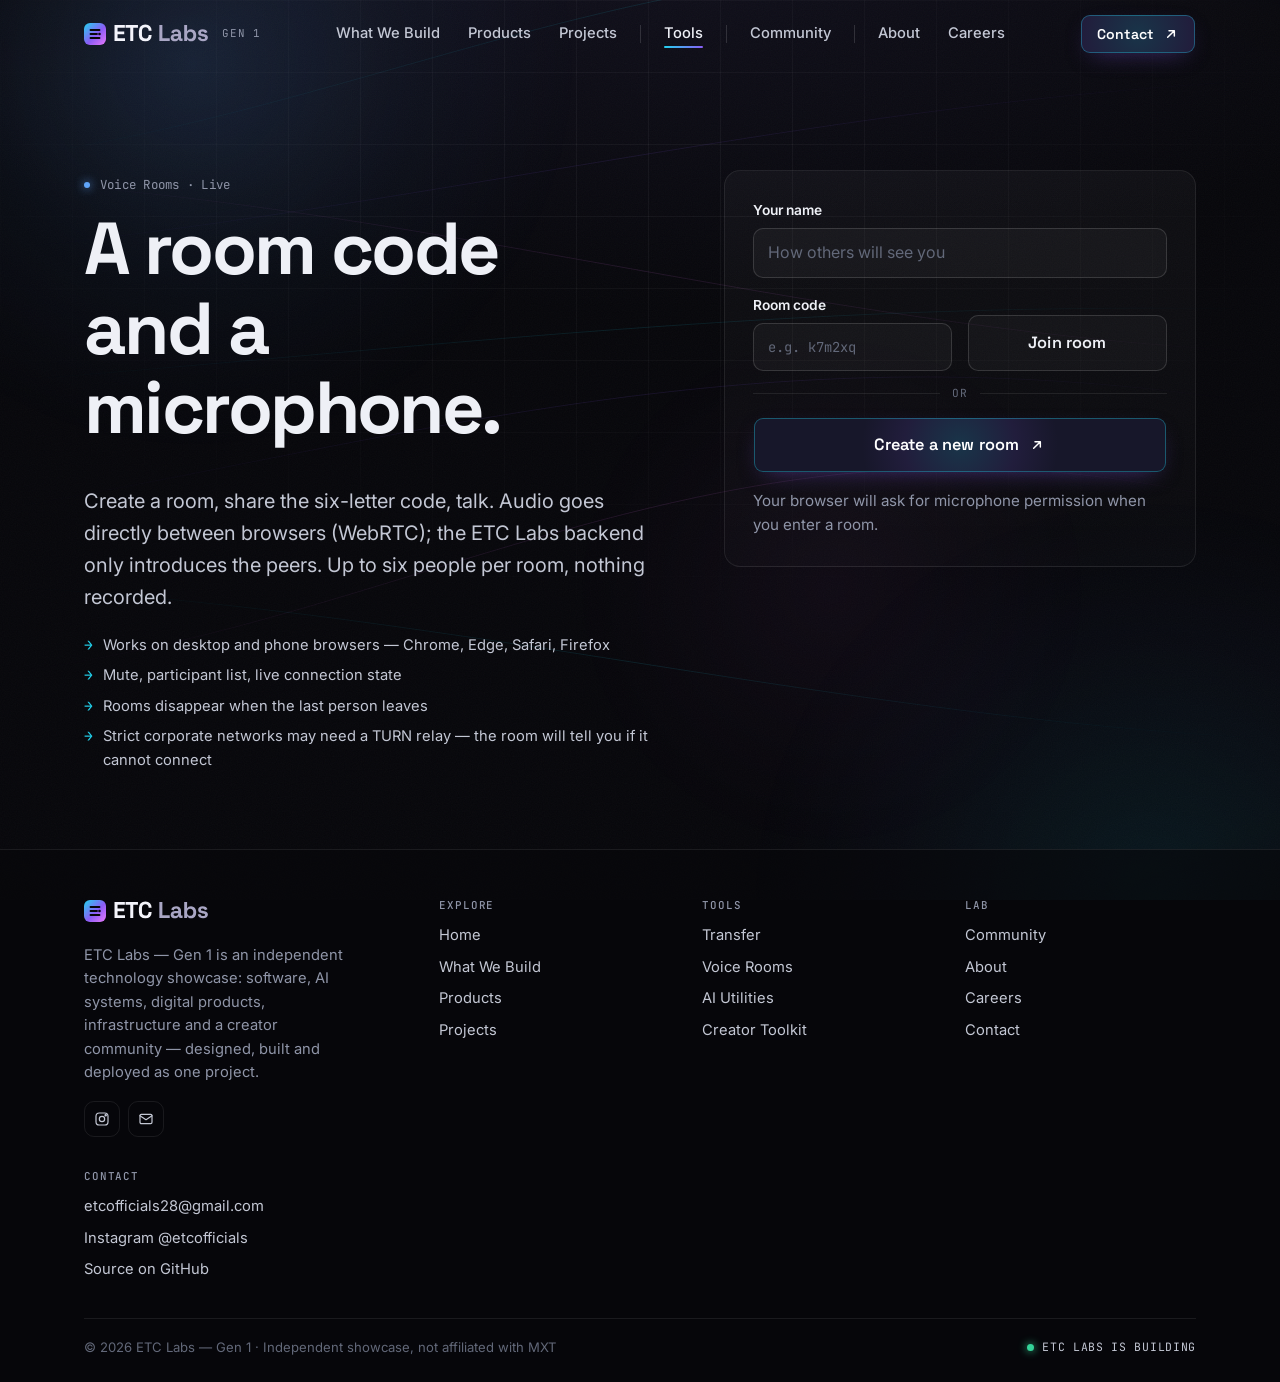
<file: public/voice.html>
<!DOCTYPE html>
<html lang="en">
<head>
  <meta charset="utf-8">
  <meta name="viewport" content="width=device-width, initial-scale=1">
  <title>Voice Rooms — ETC Labs — Gen 1</title>
  <meta name="description" content="ETC Labs Voice Rooms: peer-to-peer voice for up to six people in the browser. Create a room, share the code, talk. Nothing is recorded or relayed.">
  <meta name="theme-color" content="#07070b">
  <link rel="canonical" href="https://etcofficials.github.io/etc-labs-gen-1/voice.html">
  <meta property="og:site_name" content="ETC Labs — Gen 1">
  <meta property="og:title" content="Voice Rooms — ETC Labs — Gen 1">
  <meta property="og:description" content="ETC Labs Voice Rooms: peer-to-peer voice for up to six people in the browser. Create a room, share the code, talk. Nothing is recorded or relayed.">
  <meta property="og:type" content="website">
  <meta property="og:url" content="https://etcofficials.github.io/etc-labs-gen-1/voice.html">
  <meta property="og:image" content="https://etcofficials.github.io/etc-labs-gen-1/assets/img/og.png">
  <meta name="twitter:card" content="summary_large_image">
  <link rel="icon" href="assets/img/favicon.svg" type="image/svg+xml">
  <link rel="preconnect" href="https://fonts.googleapis.com">
  <link rel="preconnect" href="https://fonts.gstatic.com" crossorigin>
  <link href="https://fonts.googleapis.com/css2?family=Space+Grotesk:wght@500;600;700&family=Inter:wght@400;500;600&family=JetBrains+Mono:wght@400;500&display=swap" rel="stylesheet">
  <link rel="stylesheet" href="assets/css/tokens.css">
  <link rel="stylesheet" href="assets/css/base.css">
  <link rel="stylesheet" href="assets/css/world.css">
  <link rel="stylesheet" href="assets/css/components.css">
  <link rel="stylesheet" href="assets/css/pages.css">
  <link rel="stylesheet" href="assets/css/mobile.css">
</head>
<body data-page="voice" class="is-entering">
  <a class="skip-link" href="#main">Skip to content</a>
  <etc-nav></etc-nav>
  <main id="main">

    <section class="hero" data-tone="blue" aria-labelledby="hero-title"><div class="container"><div class="split top">
      <div><span class="kicker" data-reveal>Voice Rooms · Live</span><h1 id="hero-title" data-lines>A room code<br>and a microphone.</h1><p class="lead mt-3" data-reveal style="--i:2">Create a room, share the six-letter code, talk. Audio goes directly between browsers (WebRTC); the ETC Labs backend only introduces the peers. Up to six people per room, nothing recorded.</p>
        <ul class="contact-for mt-3" data-reveal style="--i:3" aria-label="How it works"><li>Works on desktop and phone browsers &mdash; Chrome, Edge, Safari, Firefox</li><li>Mute, participant list, live connection state</li><li>Rooms disappear when the last person leaves</li><li>Strict corporate networks may need a TURN relay &mdash; the room will tell you if it cannot connect</li></ul></div>
      <div class="panel tool-panel" data-reveal="right" style="--i:2" id="voice-app" aria-live="polite">
        <div class="tool-state" data-state="lobby">
          <div class="field"><label for="vname">Your name</label><input class="input" id="vname" maxlength="24" autocomplete="nickname" placeholder="How others will see you"></div>
          <div class="form-row mt-2"><div class="field"><label for="vcode">Room code</label><input class="input mono" id="vcode" maxlength="12" autocapitalize="none" autocorrect="off" spellcheck="false" inputmode="text" placeholder="e.g. k7m2xq"></div><div class="field" style="align-self:end"><button class="btn btn-secondary lg block" type="button" id="vjoin">Join room</button></div></div>
          <div class="or"><span>or</span></div>
          <div class="form-status" role="status" aria-live="polite"></div>
          <button class="btn btn-primary lg block" type="button" id="vcreate">Create a new room <svg class="arrow" viewBox="0 0 24 24" fill="none" stroke="currentColor" stroke-width="2.2" stroke-linecap="round" stroke-linejoin="round"><path d="M7 17 17 7M9 7h8v8"/></svg></button>
          <p class="form-note mt-2">Your browser will ask for microphone permission when you enter a room.</p>
        </div>
        <div class="tool-state" data-state="room">
          <div class="room-head"><div><span class="kicker">Room</span><h3 class="mono" id="rcode"></h3></div><span class="conn" id="rconn"><i></i><span>connecting</span></span></div>
          <div class="share-row mt-2"><input class="input mono" id="rlink" readonly aria-label="Room link"><button class="btn btn-secondary" type="button" id="rcopy">Copy link</button></div>
          <ul class="peers mt-3" id="rpeers" aria-label="People in this room"></ul>
          <div class="form-status" role="status" aria-live="polite"></div>
          <div class="room-controls mt-3"><button class="btn btn-primary" type="button" id="rmute" aria-pressed="false">Mute</button><button class="btn btn-secondary danger" type="button" id="rleave">Leave</button></div>
          <div id="raudio" hidden></div>
        </div>
        <div class="tool-state" data-state="offline"><span class="kicker">Voice Rooms</span><h3 class="mt-1">Backend not connected</h3><p class="muted">This copy of the site has no backend configured, so rooms cannot be created.</p></div>
      </div>
    </div></div></section>
  </main>
  <etc-footer></etc-footer>
  <script src="assets/js/config.js"></script>
  <script src="assets/js/data.js"></script>
  <script src="assets/js/world.js"></script>
  <script src="assets/js/ui.js"></script>
  <script src="assets/js/pages.js"></script>
  <script src="assets/js/touch.js"></script>
  <script src="assets/js/tools.js"></script>
</body>
</html>
</file>
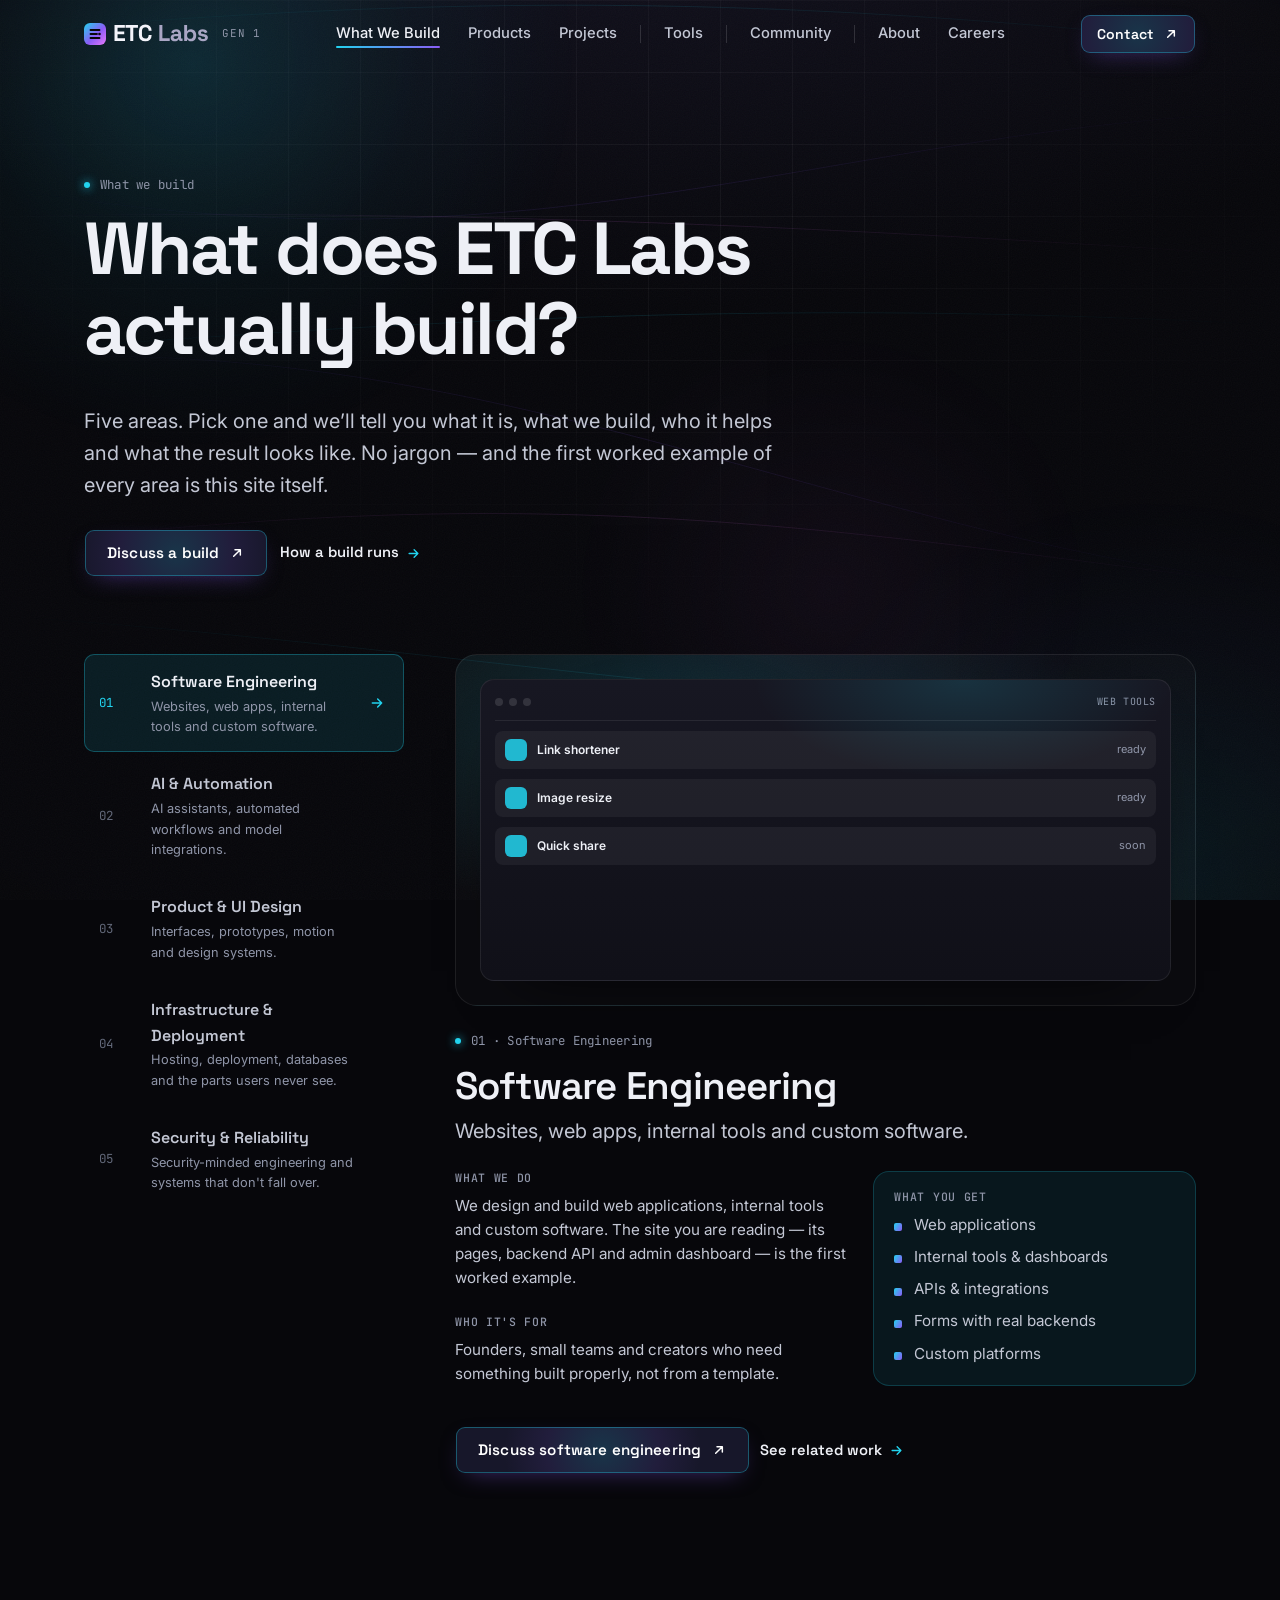
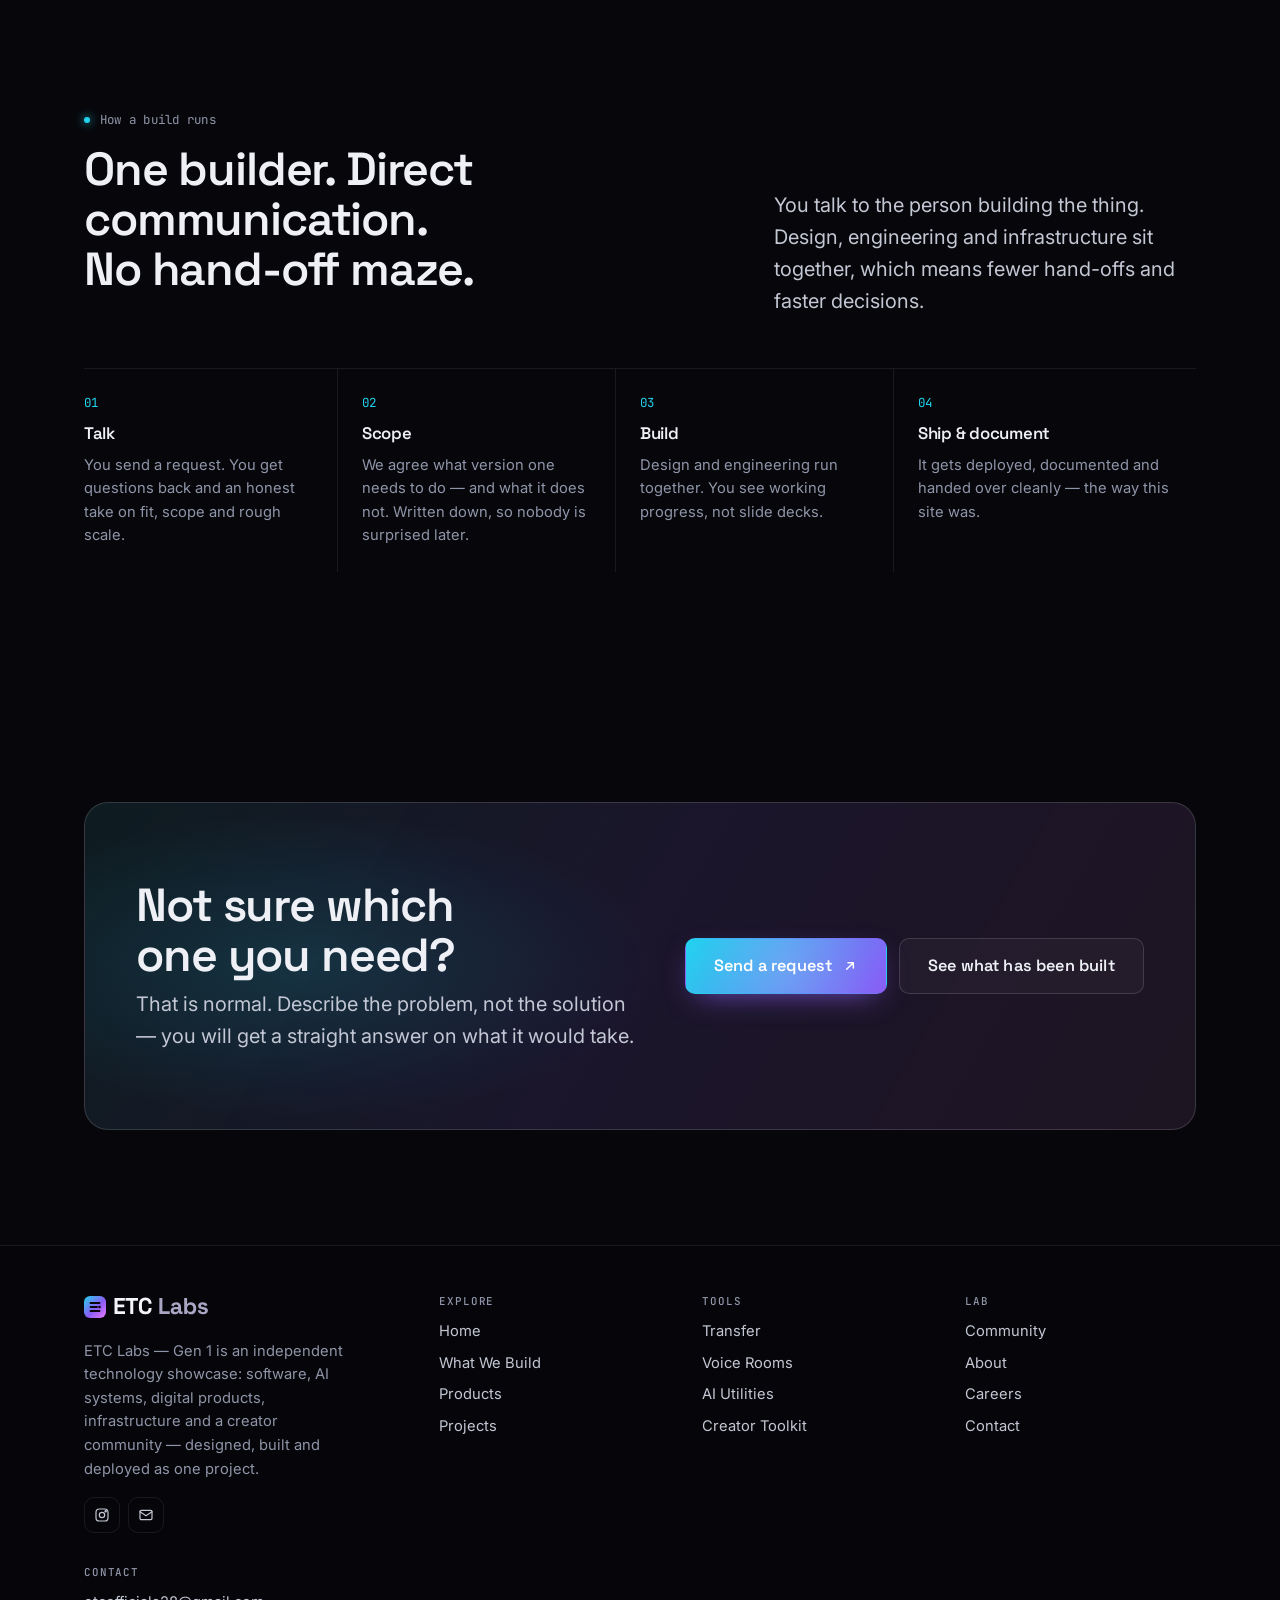
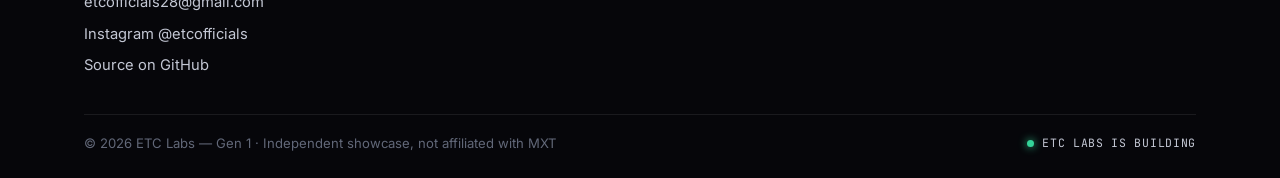
<file: public/what-we-do.html>
<!DOCTYPE html>
<html lang="en">
<head>
  <meta charset="utf-8">
  <meta name="viewport" content="width=device-width, initial-scale=1">
  <title>What We Build — ETC Labs — Gen 1</title>
  <meta name="description" content="What ETC Labs builds: software engineering, AI & automation, product & UI design, infrastructure & deployment, security & reliability — in plain language, with what the result looks like.">
  <meta name="theme-color" content="#07070b">
  <link rel="canonical" href="https://etcofficials.github.io/etc-labs-gen-1/what-we-do.html">
  <meta property="og:site_name" content="ETC Labs — Gen 1">
  <meta property="og:title" content="What We Build — ETC Labs — Gen 1">
  <meta property="og:description" content="What ETC Labs builds: software engineering, AI & automation, product & UI design, infrastructure & deployment, security & reliability — in plain language, with what the result looks like.">
  <meta property="og:type" content="website">
  <meta property="og:url" content="https://etcofficials.github.io/etc-labs-gen-1/what-we-do.html">
  <meta property="og:image" content="https://etcofficials.github.io/etc-labs-gen-1/assets/img/og.png">
  <meta name="twitter:card" content="summary_large_image">
  <link rel="icon" href="assets/img/favicon.svg" type="image/svg+xml">
  <link rel="preconnect" href="https://fonts.googleapis.com">
  <link rel="preconnect" href="https://fonts.gstatic.com" crossorigin>
  <link href="https://fonts.googleapis.com/css2?family=Space+Grotesk:wght@500;600;700&family=Inter:wght@400;500;600&family=JetBrains+Mono:wght@400;500&display=swap" rel="stylesheet">
  <link rel="stylesheet" href="assets/css/tokens.css">
  <link rel="stylesheet" href="assets/css/base.css">
  <link rel="stylesheet" href="assets/css/world.css">
  <link rel="stylesheet" href="assets/css/components.css">
  <link rel="stylesheet" href="assets/css/pages.css">
  <link rel="stylesheet" href="assets/css/mobile.css">
</head>
<body data-page="what-we-do" class="is-entering">
  <a class="skip-link" href="#main">Skip to content</a>
  <etc-nav></etc-nav>
  <main id="main">

    <section class="hero" data-tone="cyan" aria-labelledby="hero-title"><div class="container">
      <span class="kicker" data-reveal>What we build</span>
      <h1 id="hero-title" data-lines>What does ETC Labs<br>actually build?</h1>
      <p class="lead mt-3" data-reveal style="--i:2">Five areas. Pick one and we&rsquo;ll tell you what it is, what we build, who it helps and what the result looks like. No jargon &mdash; and the first worked example of every area is this site itself.</p>
      <div class="hero-actions" data-reveal style="--i:3"><a class="btn btn-primary" href="contact.html">Discuss a build <svg class="arrow" viewBox="0 0 24 24" fill="none" stroke="currentColor" stroke-width="2.2" stroke-linecap="round" stroke-linejoin="round"><path d="M7 17 17 7M9 7h8v8"/></svg></a><a class="link-arrow" href="#how-we-work">How a build runs <svg class="arrow" viewBox="0 0 24 24" fill="none" stroke="currentColor" stroke-width="2.2" stroke-linecap="round" stroke-linejoin="round"><path d="M5 12h14M13 6l6 6-6 6"/></svg></a></div>
    </div></section>
    <section class="section flush" data-tone="cyan" aria-label="Areas"><div class="container"><div class="ld"><div class="ld-list" id="svc-list" role="tablist" aria-label="Areas"></div><div class="ld-detail" id="svc-detail" aria-live="polite"></div></div></div></section>
    <section class="section" id="how-we-work" data-tone="blue" aria-labelledby="process-title"><div class="container">
      <div class="head split-head"><div><span class="kicker" data-reveal>How a build runs</span><h2 id="process-title" data-reveal style="--i:1">One builder. Direct communication. No hand-off maze.</h2></div><p class="lead" data-reveal style="--i:2">You talk to the person building the thing. Design, engineering and infrastructure sit together, which means fewer hand-offs and faster decisions.</p></div>
      <div class="how"><div data-reveal style="--i:0"><span class="n">01</span><h3>Talk</h3><p>You send a request. You get questions back and an honest take on fit, scope and rough scale.</p></div><div data-reveal style="--i:1"><span class="n">02</span><h3>Scope</h3><p>We agree what version one needs to do &mdash; and what it does not. Written down, so nobody is surprised later.</p></div><div data-reveal style="--i:2"><span class="n">03</span><h3>Build</h3><p>Design and engineering run together. You see working progress, not slide decks.</p></div><div data-reveal style="--i:3"><span class="n">04</span><h3>Ship &amp; document</h3><p>It gets deployed, documented and handed over cleanly &mdash; the way this site was.</p></div></div>
    </div></section>
    <section class="section" data-tone="violet" aria-labelledby="cta-title"><div class="container"><div class="cta-band" data-reveal="scale"><div><h2 id="cta-title">Not sure which one you need?</h2><p class="lead">That is normal. Describe the problem, not the solution — you will get a straight answer on what it would take.</p></div><div class="actions"><a class="btn btn-primary solid lg" href="contact.html">Send a request <svg class="arrow" viewBox="0 0 24 24" fill="none" stroke="currentColor" stroke-width="2.2" stroke-linecap="round" stroke-linejoin="round"><path d="M7 17 17 7M9 7h8v8"/></svg></a><a class="btn btn-secondary lg" href="projects.html">See what has been built</a></div></div></div></section>
  </main>
  <etc-footer></etc-footer>
  <script src="assets/js/config.js"></script>
  <script src="assets/js/data.js"></script>
  <script src="assets/js/world.js"></script>
  <script src="assets/js/ui.js"></script>
  <script src="assets/js/pages.js"></script>
  <script src="assets/js/touch.js"></script>
</body>
</html>
</file>
<file: public/assets/css/tokens.css>
/* ==========================================================================
   ETC Labs — Gen 1 · Design tokens
   One dark world. Neon is energy inside it, not paint on top of it.
   ========================================================================== */
:root {
  color-scheme: dark;

  /* Space */
  --bg: #07070b;
  --bg-2: #0b0b12;
  --graphite: #111118;
  --panel: #14141d;
  --panel-2: #191924;
  --line: rgba(255, 255, 255, 0.08);
  --line-2: rgba(255, 255, 255, 0.14);
  --line-hi: rgba(255, 255, 255, 0.24);

  /* Ink */
  --text: #eef0f6;
  --text-2: #c3c7d4;
  --muted: #8f95a8;
  --muted-2: #626879;

  /* Energy */
  --cyan: #22d3ee;      --cyan-rgb: 34, 211, 238;
  --blue: #60a5fa;      --blue-rgb: 96, 165, 250;
  --violet: #8b5cf6;    --violet-rgb: 139, 92, 246;
  --magenta: #e879f9;   --magenta-rgb: 232, 121, 249;
  --green: #34d399;     --green-rgb: 52, 211, 153;
  --amber: #fbbf24;
  --red: #fb7185;

  /* Gradients (use sparingly) */
  --g-cyan-blue: linear-gradient(120deg, #22d3ee, #60a5fa);
  --g-violet-magenta: linear-gradient(120deg, #8b5cf6, #e879f9);
  --g-cyan-violet: linear-gradient(120deg, #22d3ee, #8b5cf6);
  --g-energy: linear-gradient(120deg, #22d3ee 0%, #8b5cf6 55%, #e879f9 100%);

  /* Section tone (the world reacts to it) */
  --tone-rgb: var(--violet-rgb);

  /* Type */
  --font-display: "Space Grotesk", "Inter", ui-sans-serif, system-ui, sans-serif;
  --font-body: "Inter", ui-sans-serif, system-ui, -apple-system, "Segoe UI", sans-serif;
  --font-mono: "JetBrains Mono", ui-monospace, "SFMono-Regular", Menlo, Consolas, monospace;
  --fs-xs: 0.78rem;
  --fs-sm: 0.875rem;
  --fs-base: 1rem;
  --fs-lg: 1.125rem;
  --fs-h3: clamp(1.15rem, 1rem + 0.6vw, 1.45rem);
  --fs-h2: clamp(1.8rem, 1.25rem + 2.2vw, 2.9rem);
  --fs-h1: clamp(2.4rem, 1.5rem + 4vw, 4.6rem);
  --fs-display: clamp(2.8rem, 1.6rem + 5.4vw, 6rem);

  /* Layout */
  --container: 1200px;
  --gutter: clamp(18px, 4vw, 44px);
  --section: clamp(64px, 9vw, 128px);
  --nav-h: 68px;

  /* Shape */
  --r-sm: 6px; --r-md: 10px; --r-lg: 16px; --r-xl: 24px; --r-pill: 999px;

  /* Motion */
  --ease: cubic-bezier(0.2, 0.7, 0.2, 1);
  --ease-out: cubic-bezier(0.16, 1, 0.3, 1);
  --ease-in-out: cubic-bezier(0.65, 0, 0.35, 1);
  --t-fast: 140ms;
  --t-base: 260ms;
  --t-slow: 480ms;
  --t-world: 30s;

  /* Effects */
  --shadow: 0 30px 60px -30px rgba(0, 0, 0, 0.8);
  --focus: 0 0 0 3px rgba(var(--cyan-rgb), 0.55);
}
</file>
<file: public/assets/css/base.css>
/* ==========================================================================
   ETC Labs — Gen 1 · Base: reset, typography, layout primitives, reveal, intro
   ========================================================================== */
*, *::before, *::after { box-sizing: border-box; }
html { -webkit-text-size-adjust: 100%; scroll-behavior: smooth; scroll-padding-top: calc(var(--nav-h) + 16px); background: var(--bg); }
body { margin: 0; background: var(--bg); color: var(--text); font: var(--fs-base)/1.6 var(--font-body); -webkit-font-smoothing: antialiased; overflow-x: hidden; min-height: 100vh; }
img, svg, video, canvas { display: block; max-width: 100%; }
img { height: auto; }

h1, h2, h3, h4 { font-family: var(--font-display); font-weight: 600; line-height: 1.08; letter-spacing: -0.025em; margin: 0 0 0.5em; color: var(--text); text-wrap: balance; }
h1 { font-size: var(--fs-h1); font-weight: 700; letter-spacing: -0.035em; }
h2 { font-size: var(--fs-h2); }
h3 { font-size: var(--fs-h3); line-height: 1.3; letter-spacing: -0.015em; }
h4 { font-size: var(--fs-lg); line-height: 1.3; }
.display { font-size: var(--fs-display); font-weight: 700; letter-spacing: -0.04em; line-height: 0.98; }
p { margin: 0 0 1em; } p:last-child { margin-bottom: 0; }
.lead { font-size: clamp(1.05rem, 1rem + 0.35vw, 1.25rem); color: var(--text-2); line-height: 1.6; max-width: 58ch; }
.muted { color: var(--muted); } .small { font-size: var(--fs-sm); } .mono { font-family: var(--font-mono); }
.measure { max-width: 62ch; }
.grad { background: var(--g-energy); -webkit-background-clip: text; background-clip: text; color: transparent; }
.grad-cyan { background: var(--g-cyan-blue); -webkit-background-clip: text; background-clip: text; color: transparent; }
.grad-magenta { background: var(--g-violet-magenta); -webkit-background-clip: text; background-clip: text; color: transparent; }

a { color: var(--cyan); text-decoration: none; }
a:hover { color: #7de9f8; }
ul, ol { margin: 0; padding: 0; list-style: none; }
button, input, select, textarea { font: inherit; color: inherit; }
button { cursor: pointer; background: none; border: 0; padding: 0; }
:focus-visible { outline: none; box-shadow: var(--focus); border-radius: var(--r-sm); }
::selection { background: rgba(var(--cyan-rgb), 0.35); }

.sr-only { position: absolute; width: 1px; height: 1px; padding: 0; margin: -1px; overflow: hidden; clip: rect(0 0 0 0); white-space: nowrap; border: 0; }
.skip-link { position: fixed; top: 10px; left: 10px; z-index: 2000; padding: 10px 16px; border-radius: var(--r-md); background: var(--cyan); color: #04141a; font-weight: 600; transform: translateY(-200%); transition: transform var(--t-base) var(--ease); }
.skip-link:focus { transform: translateY(0); }

/* ---------- Layout ---------- */
.container { width: 100%; max-width: var(--container); margin-inline: auto; padding-inline: var(--gutter); }
main { position: relative; z-index: 1; }
.section { position: relative; padding-block: var(--section); }
.section.tight { padding-block: calc(var(--section) * 0.55); }
.section.flush { padding-top: 0; }
.grid { display: grid; gap: clamp(16px, 2vw, 28px); }
.grid-2 { grid-template-columns: repeat(2, minmax(0, 1fr)); }
.grid-3 { grid-template-columns: repeat(3, minmax(0, 1fr)); }
@media (max-width: 1023px) { .grid-3 { grid-template-columns: repeat(2, minmax(0, 1fr)); } }
@media (max-width: 719px) { .grid-2, .grid-3 { grid-template-columns: minmax(0, 1fr); } }
.split { display: grid; grid-template-columns: minmax(0, 1.1fr) minmax(0, 0.9fr); gap: clamp(28px, 5vw, 80px); align-items: center; }
.split.top { align-items: start; }
@media (max-width: 899px) { .split { grid-template-columns: minmax(0, 1fr); } }
.stack > * + * { margin-top: var(--stack, 16px); }
.cluster { display: flex; flex-wrap: wrap; gap: 10px; align-items: center; }
.center { text-align: center; }
.mt-1 { margin-top: 8px; } .mt-2 { margin-top: 16px; } .mt-3 { margin-top: 24px; } .mt-4 { margin-top: 40px; } .mt-5 { margin-top: 64px; }
hr.rule { border: 0; height: 1px; margin: 0; background: var(--line); }

/* Section header */
.head { margin-bottom: clamp(28px, 4vw, 52px); }
.head.split-head { display: grid; grid-template-columns: minmax(0, 1.2fr) minmax(0, 0.8fr); gap: 16px 56px; align-items: end; }
@media (max-width: 899px) { .head.split-head { grid-template-columns: minmax(0, 1fr); } }
.kicker { display: inline-flex; align-items: center; gap: 10px; font-family: var(--font-mono); font-size: var(--fs-xs); color: var(--muted); margin-bottom: 14px; letter-spacing: 0.02em; }
.kicker::before { content: ""; width: 6px; height: 6px; border-radius: 50%; background: rgb(var(--tone-rgb)); box-shadow: 0 0 10px rgb(var(--tone-rgb)); }
.kicker.plain::before { display: none; }

/* Divided list */
.rows { border-top: 1px solid var(--line); }
.row { display: grid; grid-template-columns: 56px minmax(0, 1fr) auto; gap: 14px 24px; align-items: start; padding: 22px 0; border-bottom: 1px solid var(--line); color: inherit; transition: background var(--t-base); }
a.row:hover { background: linear-gradient(90deg, rgba(var(--tone-rgb), 0.06), transparent 60%); }
.row .num { font-family: var(--font-mono); font-size: var(--fs-xs); color: rgb(var(--tone-rgb)); padding-top: 5px; }
.row h3 { margin-bottom: 4px; }
.row p { color: var(--muted); font-size: 0.95rem; max-width: 60ch; }
.row .end { padding-top: 4px; }
@media (max-width: 599px) { .row { grid-template-columns: 40px minmax(0, 1fr); } .row .end { display: none; } }

/* Trio: three open columns */
.trio { display: grid; grid-template-columns: repeat(3, minmax(0, 1fr)); gap: 0; }
.trio > * { padding: 8px 28px 8px 0; margin-right: 28px; border-right: 1px solid var(--line); }
.trio > *:last-child { border-right: 0; margin-right: 0; padding-right: 0; }
.trio h3 { font-size: 1.05rem; margin-bottom: 6px; }
.trio p { color: var(--muted); font-size: 0.94rem; }
@media (max-width: 799px) { .trio { grid-template-columns: minmax(0, 1fr); } .trio > * { padding: 18px 0; margin: 0; border-right: 0; border-bottom: 1px solid var(--line); } .trio > *:last-child { border-bottom: 0; } }

/* ---------- Reveal (transform + opacity only) ---------- */
[data-reveal] { opacity: 0; transform: translate3d(0, 14px, 0); transition: opacity var(--t-slow) var(--ease-out), transform var(--t-slow) var(--ease-out); transition-delay: calc(var(--i, 0) * 50ms); will-change: opacity, transform; }
[data-reveal="left"] { transform: translate3d(-18px, 0, 0); }
[data-reveal="right"] { transform: translate3d(18px, 0, 0); }
[data-reveal="scale"] { transform: scale(0.97); }
[data-reveal].in { opacity: 1; transform: none; will-change: auto; }
/* Line-by-line text reveal for heroes */
.lines > span { display: block; overflow: hidden; }
.lines > span > span { display: block; transform: translate3d(0, 110%, 0); transition: transform 0.9s var(--ease-out); transition-delay: calc(var(--n, 0) * 90ms + var(--d, 0ms)); }
.lines.in > span > span { transform: none; }

/* Page enter / leave */
main { opacity: 1; transform: none; transition: opacity var(--t-base) var(--ease), transform var(--t-base) var(--ease); }
body.is-leaving main { opacity: 0; transform: translate3d(0, -8px, 0); }
body.is-entering main { opacity: 0; transform: translate3d(0, 10px, 0); }

/* ---------- Intro (short, skippable, never blocks content) ---------- */
.intro { position: fixed; inset: 0; z-index: 1500; display: grid; place-items: center; background: var(--bg); transition: opacity 0.45s var(--ease), visibility 0s linear 0.45s; }
.intro.done { opacity: 0; visibility: hidden; pointer-events: none; }
.intro-mark { position: relative; width: min(46vw, 260px); }
.intro-mark img { width: 100%; opacity: 0; animation: intro-in 0.7s var(--ease-out) 0.1s forwards; }
.intro-mark::after { content: ""; position: absolute; inset: 0; background: linear-gradient(100deg, transparent 20%, rgba(var(--cyan-rgb), 0.9) 45%, rgba(var(--magenta-rgb), 0.9) 55%, transparent 80%); background-size: 60% 100%; background-repeat: no-repeat; background-position: -80% 0; -webkit-mask: url("../img/etc-logo-mask.svg") center / contain no-repeat; mask: url("../img/etc-logo-mask.svg") center / contain no-repeat; animation: intro-sweep 0.9s var(--ease-in-out) 0.25s forwards; }
.intro-line { margin-top: 22px; height: 2px; width: min(46vw, 260px); background: var(--line); overflow: hidden; border-radius: 2px; }
.intro-line i { display: block; height: 100%; width: 100%; background: var(--g-energy); transform: scaleX(0); transform-origin: left; animation: intro-line 0.9s var(--ease-out) 0.2s forwards; }
.intro-tag { margin-top: 14px; text-align: center; font-family: var(--font-mono); font-size: var(--fs-xs); letter-spacing: 0.2em; text-transform: uppercase; color: var(--muted); opacity: 0; animation: intro-in 0.6s var(--ease-out) 0.5s forwards; }
.intro-skip { position: absolute; bottom: 28px; font-family: var(--font-mono); font-size: var(--fs-xs); color: var(--muted); }
@keyframes intro-in { from { opacity: 0; transform: translateY(8px) scale(0.98); } to { opacity: 1; transform: none; } }
@keyframes intro-sweep { to { background-position: 180% 0; } }
@keyframes intro-line { to { transform: scaleX(1); } }
body.intro-active main, body.intro-active .nav { opacity: 0; }
body:not(.intro-active) main, body:not(.intro-active) .nav { transition: opacity 0.5s var(--ease); }

/* Scroll progress */
.progress-bar { position: fixed; top: 0; left: 0; right: 0; height: 2px; z-index: 1300; background: var(--g-energy); transform: scaleX(var(--p, 0)); transform-origin: left; pointer-events: none; }

@media (prefers-reduced-motion: reduce) {
  html { scroll-behavior: auto; }
  *, *::before, *::after { animation-duration: 0.001ms !important; animation-iteration-count: 1 !important; transition-duration: 0.001ms !important; }
  [data-reveal], .lines > span > span { opacity: 1; transform: none; }
  .intro { display: none; }
  body.intro-active main, body.intro-active .nav { opacity: 1; }
}
</file>
<file: public/assets/css/world.css>
/* ==========================================================================
   ETC Labs — Gen 1 · The world: one coherent background environment + cursor tracker
   Layers (all fixed, all cheap):
     .world-base   dark gradient
     .light        two large soft lights that drift (transform only) and change tone
     .world-grid   faint grid, masked
     .world-flow   canvas with a few flowing lines (desktop only, paused when hidden)
     .world-cursor radial light that follows the pointer (transform only)
     .world-noise  static noise (no animation)
   ========================================================================== */
.world { position: fixed; inset: 0; z-index: 0; pointer-events: none; overflow: hidden; contain: strict; }
.world > * { position: absolute; }
.world-base { inset: 0; background: radial-gradient(120% 80% at 50% -10%, #12111e 0%, var(--bg) 55%), var(--bg); }
.light { width: 70vmax; height: 70vmax; border-radius: 50%; opacity: 0.55; will-change: transform; transition: opacity 1.4s var(--ease); }
.light.a { top: -30vmax; left: -20vmax; background: radial-gradient(circle, rgba(var(--tone-rgb), 0.28) 0%, rgba(var(--tone-rgb), 0.08) 35%, transparent 62%); animation: drift-a var(--t-world) ease-in-out infinite alternate; }
.light.b { bottom: -35vmax; right: -25vmax; background: radial-gradient(circle, rgba(var(--cyan-rgb), 0.16) 0%, rgba(var(--blue-rgb), 0.06) 40%, transparent 65%); animation: drift-b calc(var(--t-world) * 1.3) ease-in-out infinite alternate; }
.light.c { top: 30vh; left: 40vw; width: 50vmax; height: 50vmax; opacity: 0.35; background: radial-gradient(circle, rgba(var(--magenta-rgb), 0.12) 0%, transparent 60%); animation: drift-c calc(var(--t-world) * 1.7) ease-in-out infinite alternate; }
@keyframes drift-a { from { transform: translate3d(0, 0, 0); } to { transform: translate3d(12vw, 8vh, 0); } }
@keyframes drift-b { from { transform: translate3d(0, 0, 0); } to { transform: translate3d(-10vw, -10vh, 0); } }
@keyframes drift-c { from { transform: translate3d(0, 0, 0) scale(1); } to { transform: translate3d(-14vw, 10vh, 0) scale(1.15); } }
.world-grid { inset: 0; background-image: linear-gradient(rgba(255, 255, 255, 0.045) 1px, transparent 1px), linear-gradient(90deg, rgba(255, 255, 255, 0.045) 1px, transparent 1px); background-size: 72px 72px; mask-image: radial-gradient(ellipse 80% 70% at 50% 20%, #000 10%, transparent 75%); -webkit-mask-image: radial-gradient(ellipse 80% 70% at 50% 20%, #000 10%, transparent 75%); }
.world-flow { inset: 0; width: 100%; height: 100%; opacity: 0.7; }
.world-cursor { top: 0; left: 0; width: 44vmax; height: 44vmax; margin: -22vmax 0 0 -22vmax; border-radius: 50%; background: radial-gradient(circle, rgba(var(--tone-rgb), 0.12) 0%, rgba(var(--cyan-rgb), 0.04) 35%, transparent 62%); will-change: transform; opacity: 0; transition: opacity 0.6s; }
.world.has-pointer .world-cursor { opacity: 1; }
.world-noise { inset: 0; opacity: 0.035; background-image: url("data:image/svg+xml;utf8,<svg xmlns='http://www.w3.org/2000/svg' width='180' height='180'><filter id='n'><feTurbulence type='fractalNoise' baseFrequency='0.85' numOctaves='2' stitchTiles='stitch'/></filter><rect width='100%' height='100%' filter='url(%23n)'/></svg>"); }
.world-vignette { inset: 0; background: radial-gradient(120% 100% at 50% 50%, transparent 55%, rgba(0, 0, 0, 0.45) 100%); }

/* Tone: sections tell the world which energy is nearby; body picks it up */
body[data-tone="cyan"] { --tone-rgb: var(--cyan-rgb); }
body[data-tone="blue"] { --tone-rgb: var(--blue-rgb); }
body[data-tone="violet"] { --tone-rgb: var(--violet-rgb); }
body[data-tone="magenta"] { --tone-rgb: var(--magenta-rgb); }
body[data-tone="green"] { --tone-rgb: var(--green-rgb); }

/* Reduced complexity on small screens / coarse pointers */
@media (max-width: 767px), (pointer: coarse) {
  .light.c, .world-cursor, .world-flow { display: none; }
  .light { opacity: 0.45; }
}
@media (prefers-reduced-motion: reduce) { .light { animation: none !important; } .world-flow { display: none; } }

/* ---------- Cursor tracker (fine pointers only; native cursor stays) ---------- */
.cursor { position: fixed; top: 0; left: 0; z-index: 1400; pointer-events: none; width: 28px; height: 28px; margin: -14px 0 0 -14px; border-radius: 50%; border: 1.5px solid rgba(var(--cyan-rgb), 0.7); opacity: 0; transform: translate3d(-100px, -100px, 0) scale(1); transition: opacity 0.3s, width 0.25s var(--ease), height 0.25s var(--ease), margin 0.25s var(--ease), border-color 0.25s, background 0.25s; will-change: transform; }
.cursor.on { opacity: 1; }
.cursor.hover { width: 44px; height: 44px; margin: -22px 0 0 -22px; border-color: rgba(var(--magenta-rgb), 0.8); background: rgba(var(--magenta-rgb), 0.08); }
.cursor.label { width: auto; height: 32px; margin: 18px 0 0 18px; border-radius: var(--r-pill); padding: 0 12px; display: inline-flex; align-items: center; font: 600 0.72rem var(--font-mono); letter-spacing: 0.06em; text-transform: uppercase; color: #fff; background: rgba(12, 12, 20, 0.85); border-color: rgba(var(--cyan-rgb), 0.5); backdrop-filter: blur(6px); white-space: nowrap; }
.cursor.press { transform: scale(0.85); }
@media (pointer: coarse), (max-width: 767px) { .cursor { display: none; } }
</file>
<file: public/assets/css/components.css>
/* ==========================================================================
   ETC Labs — Gen 1 · Components
   nav · buttons · panels · badges · chips · filters · forms · footer ·
   timeline · leaderboard · list-detail · product mocks · toast
   ========================================================================== */

/* ---------- Navigation ---------- */
.nav { position: fixed; top: 0; left: 0; right: 0; z-index: 900; height: var(--nav-h); display: flex; align-items: center; color: var(--text); transition: background var(--t-base), border-color var(--t-base); border-bottom: 1px solid transparent; }
.nav.scrolled { background: rgba(7, 7, 11, 0.72); backdrop-filter: blur(14px); -webkit-backdrop-filter: blur(14px); border-bottom-color: var(--line); }
.nav-inner { width: 100%; max-width: var(--container); margin: 0 auto; padding-inline: var(--gutter); display: flex; align-items: center; justify-content: space-between; gap: 16px; }
.brand { display: inline-flex; align-items: center; gap: 12px; color: var(--text); }
.brand img { height: 26px; width: auto; }
.brand-tag { font-family: var(--font-mono); font-size: 0.68rem; letter-spacing: 0.08em; text-transform: uppercase; color: var(--muted); }
.nav-links { display: flex; align-items: center; gap: 2px; }
.nav-link { position: relative; display: inline-flex; align-items: center; height: 38px; padding: 0 13px; border-radius: var(--r-md); color: var(--text-2); font-weight: 500; font-size: 0.92rem; white-space: nowrap; transition: color var(--t-fast), background var(--t-fast); }
.nav-link:hover { color: var(--text); background: rgba(255, 255, 255, 0.05); }
.nav-link[aria-current="page"] { color: var(--text); }
.nav-link[aria-current="page"]::after { content: ""; position: absolute; left: 13px; right: 13px; bottom: 5px; height: 2px; border-radius: 2px; background: var(--g-cyan-violet); }
.nav-sep { width: 1px; height: 18px; background: var(--line-2); margin: 0 8px; }
.nav-right { display: flex; align-items: center; gap: 10px; }
.nav-toggle { display: none; width: 42px; height: 42px; border-radius: var(--r-md); align-items: center; justify-content: center; color: var(--text); background: rgba(255, 255, 255, 0.05); border: 1px solid var(--line); }
.nav-toggle span { display: block; width: 18px; height: 2px; background: currentColor; border-radius: 2px; position: relative; transition: background var(--t-base); }
.nav-toggle span::before, .nav-toggle span::after { content: ""; position: absolute; left: 0; width: 18px; height: 2px; background: currentColor; border-radius: 2px; transition: transform var(--t-base) var(--ease); }
.nav-toggle span::before { top: -6px; } .nav-toggle span::after { top: 6px; }
.nav-toggle[aria-expanded="true"] span { background: transparent; }
.nav-toggle[aria-expanded="true"] span::before { transform: translateY(6px) rotate(45deg); }
.nav-toggle[aria-expanded="true"] span::after { transform: translateY(-6px) rotate(-45deg); }
.nav-mobile { position: fixed; inset: 0; z-index: 890; padding: calc(var(--nav-h) + 12px) var(--gutter) 28px; background: var(--bg); color: var(--text); overflow-y: auto; opacity: 0; visibility: hidden; transform: translate3d(0, -6px, 0); transition: opacity var(--t-base) var(--ease), transform var(--t-base) var(--ease), visibility 0s linear var(--t-base); }
.nav-mobile.open { opacity: 1; visibility: visible; transform: none; transition-delay: 0s; }
.nav-group { padding: 12px 0; border-bottom: 1px solid var(--line); }
.nav-group h4 { font-family: var(--font-mono); font-size: 0.68rem; letter-spacing: 0.1em; text-transform: uppercase; color: var(--muted); margin: 0 0 4px; font-weight: 500; }
.nav-group a.nav-link { display: flex; height: 50px; font-size: 1.15rem; padding: 0 4px; border-radius: 0; justify-content: space-between; }
.nav-group a.nav-link[aria-current="page"]::after { display: none; }
.nav-link .arrow { width: 18px; height: 18px; color: var(--cyan); flex: none; }
.nav-group a.nav-link[aria-current="page"] { color: var(--cyan); }
.nav-mobile-cta { margin-top: 22px; }
.nav-mobile-foot { color: var(--muted); font-size: var(--fs-xs); margin-top: 18px; font-family: var(--font-mono); }
@media (max-width: 1279px) { .brand-tag { display: none; } .nav-link { padding: 0 10px; } }
@media (max-width: 1099px) { .nav-links, .nav-sep { display: none; } .nav-toggle { display: inline-flex; } .nav-right .btn { display: none; } }
@media (min-width: 1100px) { .nav-mobile { display: none; } }

/* ---------- Buttons: three levels, energy on interaction ---------- */
.btn { --h: 48px; position: relative; display: inline-flex; align-items: center; justify-content: center; gap: 10px; height: var(--h); padding: 0 22px; border-radius: var(--r-md); font-family: var(--font-display); font-weight: 600; font-size: 0.95rem; letter-spacing: 0.01em; color: var(--text); white-space: nowrap; text-decoration: none; cursor: pointer; border: 1px solid transparent; isolation: isolate; overflow: hidden; transition: color var(--t-fast), border-color var(--t-base), background var(--t-base), transform var(--t-base) var(--ease), box-shadow var(--t-base); will-change: transform; }
.btn .arrow { width: 16px; height: 16px; transition: transform var(--t-base) var(--ease); flex: none; }
.btn:hover .arrow { transform: translate(3px, -3px); }
.btn .arrow.right { transition: transform var(--t-base) var(--ease); }
.btn:hover .arrow.right { transform: translateX(4px); }
.btn:active { transform: translateY(1px) scale(0.99); }
.btn.sm { --h: 40px; padding: 0 16px; font-size: 0.88rem; }
.btn.lg { --h: 56px; padding: 0 28px; font-size: 1.02rem; }
.btn.block { width: 100%; }
.btn[disabled], .btn[aria-disabled="true"] { opacity: 0.55; pointer-events: none; }

/* Primary: dark core, gradient edge, cursor-following light */
.btn-primary { color: #fff; background: #17172a; border-color: transparent; background-clip: padding-box; box-shadow: 0 0 0 1px rgba(var(--cyan-rgb), 0.35) inset, 0 8px 24px -12px rgba(var(--violet-rgb), 0.5); }
.btn-primary::before { content: ""; position: absolute; inset: 0; z-index: -1; background: radial-gradient(140px circle at var(--x, 50%) var(--y, 50%), rgba(var(--cyan-rgb), 0.45), rgba(var(--violet-rgb), 0.25) 40%, transparent 70%); opacity: 0.35; transition: opacity var(--t-base); }
.btn-primary::after { content: ""; position: absolute; inset: -1px; z-index: -2; border-radius: inherit; background: var(--g-energy); opacity: 0; transition: opacity var(--t-base); }
.btn-primary:hover { color: #fff; box-shadow: 0 0 0 1px rgba(var(--cyan-rgb), 0.9) inset, 0 12px 34px -12px rgba(var(--violet-rgb), 0.9), 0 0 24px -6px rgba(var(--cyan-rgb), 0.45); }
.btn-primary:hover::before { opacity: 1; }
.btn-primary.solid { background: var(--g-cyan-violet); box-shadow: 0 10px 30px -12px rgba(var(--violet-rgb), 0.8); color: #fff; }
.btn-primary.solid::before { background: radial-gradient(140px circle at var(--x, 50%) var(--y, 50%), rgba(255, 255, 255, 0.35), transparent 60%); }
.btn-primary.solid:hover { box-shadow: 0 14px 40px -12px rgba(var(--violet-rgb), 1), 0 0 30px -6px rgba(var(--cyan-rgb), 0.5); }

/* Secondary: quiet outline, border draws with energy on hover */
.btn-secondary { background: rgba(255, 255, 255, 0.03); color: var(--text); border-color: var(--line-2); }
.btn-secondary::after { content: ""; position: absolute; inset: -1px; z-index: -1; border-radius: inherit; padding: 1px; background: var(--g-cyan-violet); -webkit-mask: linear-gradient(#000 0 0) content-box, linear-gradient(#000 0 0); mask: linear-gradient(#000 0 0) content-box, linear-gradient(#000 0 0); -webkit-mask-composite: xor; mask-composite: exclude; opacity: 0; transition: opacity var(--t-base); }
.btn-secondary:hover { background: rgba(255, 255, 255, 0.06); color: #fff; border-color: transparent; }
.btn-secondary:hover::after { opacity: 1; }

/* Tertiary: text + drawn underline */
.btn-text, .link-arrow { display: inline-flex; align-items: center; gap: 7px; padding: 0; height: auto; border: 0; background: none; color: var(--text); font-family: var(--font-display); font-weight: 600; font-size: 0.92rem; overflow: visible; }
.link-arrow .arrow { width: 15px; height: 15px; color: var(--cyan); transition: transform var(--t-base) var(--ease); }
.link-arrow:hover { color: var(--cyan); } .link-arrow:hover .arrow { transform: translateX(4px); }
.link { color: var(--text); font-weight: 500; background-image: var(--g-cyan-violet); background-size: 0% 1px; background-repeat: no-repeat; background-position: left 100%; transition: background-size var(--t-base) var(--ease), color var(--t-fast); padding-bottom: 1px; }
.link:hover { color: var(--cyan); background-size: 100% 1px; }

/* ---------- Panels (used selectively) ---------- */
.panel { position: relative; border-radius: var(--r-lg); background: linear-gradient(180deg, rgba(255, 255, 255, 0.035), rgba(255, 255, 255, 0.015)); border: 1px solid var(--line); transition: transform var(--t-base) var(--ease), border-color var(--t-base), box-shadow var(--t-base); }
.panel.pad { padding: clamp(20px, 2.4vw, 30px); }
.panel.lift:hover { transform: translate3d(0, -3px, 0); border-color: var(--line-hi); box-shadow: var(--shadow); }
.panel.edge::before { content: ""; position: absolute; inset: -1px; border-radius: inherit; padding: 1px; background: linear-gradient(135deg, rgba(var(--cyan-rgb), 0.6), transparent 40%, transparent 60%, rgba(var(--magenta-rgb), 0.5)); -webkit-mask: linear-gradient(#000 0 0) content-box, linear-gradient(#000 0 0); mask: linear-gradient(#000 0 0) content-box, linear-gradient(#000 0 0); -webkit-mask-composite: xor; mask-composite: exclude; opacity: 0; transition: opacity var(--t-base); pointer-events: none; }
.panel.edge:hover::before { opacity: 1; }
.panel h3 { margin-bottom: 6px; }
.panel p { color: var(--muted); font-size: 0.95rem; }
.icon { display: inline-flex; align-items: center; justify-content: center; width: 40px; height: 40px; border-radius: var(--r-md); color: rgb(var(--tone-rgb)); background: rgba(var(--tone-rgb), 0.1); border: 1px solid rgba(var(--tone-rgb), 0.25); }
.icon svg { width: 20px; height: 20px; }
.list-check { --stack: 8px; }
.list-check li { position: relative; padding-left: 20px; color: var(--text-2); font-size: 0.95rem; }
.list-check li::before { content: ""; position: absolute; left: 0; top: 0.7em; width: 8px; height: 8px; border-radius: 2px; background: var(--g-cyan-violet); }
.tag { font-family: var(--font-mono); font-size: var(--fs-xs); color: var(--muted); }

/* ---------- Badges / chips ---------- */
.badge { display: inline-flex; align-items: center; gap: 7px; height: 26px; padding: 0 10px; border-radius: var(--r-pill); font-family: var(--font-mono); font-size: 0.74rem; letter-spacing: 0.04em; white-space: nowrap; color: var(--text-2); background: rgba(255, 255, 255, 0.05); border: 1px solid var(--line); }
.badge::before { content: ""; width: 6px; height: 6px; border-radius: 50%; background: currentColor; }
.badge-live, .badge-done { color: var(--green); background: rgba(var(--green-rgb), 0.1); border-color: rgba(var(--green-rgb), 0.3); }
.badge-live::before { box-shadow: 0 0 8px var(--green); animation: breathe 3.2s ease-in-out infinite; }
.badge-dev, .badge-progress { color: #b8a4ff; background: rgba(var(--violet-rgb), 0.14); border-color: rgba(var(--violet-rgb), 0.35); }
.badge-limit { color: var(--muted); background: rgba(255, 255, 255, 0.05); border-color: var(--line-hi); }
.badge-exploring, .badge-planned { color: var(--amber); background: rgba(251, 191, 36, 0.1); border-color: rgba(251, 191, 36, 0.3); }
.badge-demo { color: var(--magenta); background: rgba(var(--magenta-rgb), 0.12); border-color: rgba(var(--magenta-rgb), 0.35); }
.badge-neutral::before { display: none; }
@keyframes breathe { 0%, 100% { opacity: 1; } 50% { opacity: 0.4; } }
.chip { display: inline-flex; align-items: center; height: 32px; padding: 0 12px; border-radius: var(--r-pill); font-size: 0.84rem; font-weight: 500; color: var(--text-2); background: rgba(255, 255, 255, 0.04); border: 1px solid var(--line); }
.chip.sm { height: 26px; padding: 0 9px; font-size: 0.75rem; }

/* ---------- Filters (segmented) ---------- */
.filters { display: inline-flex; gap: 2px; padding: 4px; border-radius: var(--r-md); background: rgba(255, 255, 255, 0.04); border: 1px solid var(--line); margin-bottom: 28px; max-width: 100%; overflow-x: auto; scrollbar-width: none; }
.filters::-webkit-scrollbar { display: none; }
.filter-btn { position: relative; height: 36px; padding: 0 14px; border-radius: 7px; font-size: 0.88rem; font-weight: 500; color: var(--muted); white-space: nowrap; transition: color var(--t-fast), background var(--t-base); }
.filter-btn:hover { color: var(--text); }
.filter-btn[aria-pressed="true"] { color: #fff; background: rgba(var(--tone-rgb), 0.22); box-shadow: inset 0 0 0 1px rgba(var(--tone-rgb), 0.4); }
.filter-btn .count { margin-left: 6px; font-family: var(--font-mono); font-size: 0.72rem; color: var(--muted-2); }
.filter-grid > * { transition: opacity var(--t-base) var(--ease), transform var(--t-base) var(--ease); }
.filter-grid > .is-hiding { opacity: 0; transform: scale(0.97); pointer-events: none; }
.filter-grid > .is-hidden { display: none; }
.empty { padding: 40px 20px; text-align: center; color: var(--muted); border: 1px dashed var(--line-2); border-radius: var(--r-lg); }

/* ---------- Forms ---------- */
.form { display: grid; gap: 16px; }
.form-row { display: grid; gap: 16px; grid-template-columns: repeat(2, minmax(0, 1fr)); }
@media (max-width: 639px) { .form-row { grid-template-columns: minmax(0, 1fr); } }
.field { display: grid; gap: 7px; }
.field > label { font-size: 0.86rem; font-weight: 600; color: var(--text); display: flex; align-items: baseline; gap: 6px; }
.field > label .opt { color: var(--muted); font-weight: 400; font-size: 0.8rem; }
.field > label .req { color: var(--cyan); }
.input, .select, .textarea { width: 100%; min-height: 48px; padding: 11px 14px; border-radius: var(--r-md); background: rgba(255, 255, 255, 0.035); border: 1px solid var(--line-2); color: var(--text); transition: border-color var(--t-fast), box-shadow var(--t-base), background var(--t-fast); }
.input::placeholder, .textarea::placeholder { color: var(--muted-2); }
.input:hover, .select:hover, .textarea:hover { border-color: var(--line-hi); }
.input:focus, .select:focus, .textarea:focus { outline: none; border-color: var(--cyan); box-shadow: 0 0 0 3px rgba(var(--cyan-rgb), 0.18); background: rgba(255, 255, 255, 0.05); }
.textarea { min-height: 140px; resize: vertical; }
.select { appearance: none; -webkit-appearance: none; padding-right: 40px; background-image: url("data:image/svg+xml;utf8,<svg xmlns='http://www.w3.org/2000/svg' width='14' height='14' viewBox='0 0 24 24' fill='none' stroke='%238f95a8' stroke-width='2.2' stroke-linecap='round' stroke-linejoin='round'><path d='m6 9 6 6 6-6'/></svg>"); background-repeat: no-repeat; background-position: right 14px center; cursor: pointer; }
.select option { background: var(--panel); color: var(--text); }
.field.invalid .input, .field.invalid .select, .field.invalid .textarea { border-color: var(--red); }
.field-error { display: none; color: var(--red); font-size: 0.82rem; }
.field.invalid .field-error { display: block; }
.field-hint { color: var(--muted); font-size: 0.82rem; }
.form-foot { display: flex; justify-content: space-between; align-items: center; gap: 16px; flex-wrap: wrap; margin-top: 4px; }
.form-note { color: var(--muted); font-size: 0.85rem; max-width: 46ch; }
.form-status { display: none; align-items: center; gap: 10px; padding: 12px 14px; border-radius: var(--r-md); font-size: 0.9rem; }
.form-status.show { display: flex; }
.form-status.error { background: rgba(251, 113, 133, 0.1); border: 1px solid rgba(251, 113, 133, 0.35); color: #ffc0cb; }
.form-status.info { background: rgba(var(--cyan-rgb), 0.08); border: 1px solid rgba(var(--cyan-rgb), 0.3); color: var(--text-2); }
.form-success { display: none; padding: 36px 12px; text-align: center; }
.form-success.show { display: block; }
.form-success .tick { width: 56px; height: 56px; margin: 0 auto 16px; border-radius: 50%; display: grid; place-items: center; background: rgba(var(--green-rgb), 0.12); color: var(--green); border: 1px solid rgba(var(--green-rgb), 0.35); }
.form-success .ref { font-family: var(--font-mono); font-size: var(--fs-xs); color: var(--muted); margin-top: 10px; }
.form.is-hidden { display: none; }
.hp { position: absolute; left: -9999px; width: 1px; height: 1px; opacity: 0; }
.radio-group { display: flex; flex-wrap: wrap; gap: 8px; }
.radio-chip { position: relative; }
.radio-chip input { position: absolute; opacity: 0; inset: 0; cursor: pointer; }
.radio-chip span { display: inline-flex; align-items: center; height: 38px; padding: 0 14px; border-radius: var(--r-md); font-size: 0.88rem; color: var(--text-2); background: rgba(255, 255, 255, 0.035); border: 1px solid var(--line-2); transition: all var(--t-fast); }
.radio-chip input:checked + span { color: #fff; border-color: rgba(var(--cyan-rgb), 0.7); background: rgba(var(--cyan-rgb), 0.12); }
.radio-chip input:focus-visible + span { box-shadow: var(--focus); }
.file-drop { display: flex; align-items: center; gap: 14px; padding: 14px 16px; border-radius: var(--r-md); border: 1px dashed var(--line-2); background: rgba(255, 255, 255, 0.025); cursor: pointer; transition: border-color var(--t-fast), background var(--t-fast); position: relative; }
.file-drop:hover, .file-drop:focus-within, .file-drop.over { border-color: var(--cyan); background: rgba(var(--cyan-rgb), 0.05); }
.file-drop input { position: absolute; inset: 0; opacity: 0; cursor: pointer; width: 100%; }
.file-drop .icon { flex: none; }
.file-drop b { display: block; font-weight: 600; } .file-drop span { color: var(--muted); font-size: 0.84rem; }
.file-drop .btn { margin-left: auto; pointer-events: none; }
.upload-bar { height: 4px; border-radius: 2px; background: rgba(255, 255, 255, 0.08); overflow: hidden; margin-top: 8px; display: none; }
.upload-bar.show { display: block; }
.upload-bar i { display: block; height: 100%; width: var(--w, 0%); background: var(--g-cyan-violet); transition: width 0.2s linear; }
.spinner { width: 16px; height: 16px; border-radius: 50%; border: 2px solid rgba(255, 255, 255, 0.25); border-top-color: #fff; animation: spin 0.8s linear infinite; flex: none; }
@keyframes spin { to { transform: rotate(360deg); } }

/* ---------- Steps ---------- */
.steps { display: grid; counter-reset: step; }
.step { display: grid; grid-template-columns: 38px minmax(0, 1fr); gap: 12px; align-items: start; padding: 16px 0; border-top: 1px solid var(--line); }
.step::before { counter-increment: step; content: "0" counter(step); font-family: var(--font-mono); color: rgb(var(--tone-rgb)); font-size: 0.82rem; padding-top: 3px; }
.step h4 { margin-bottom: 2px; font-size: 1rem; } .step p { color: var(--muted); font-size: 0.92rem; }

/* ---------- Timeline ---------- */
.timeline { position: relative; display: grid; gap: 12px; padding-left: 28px; }
.timeline::before { content: ""; position: absolute; left: 7px; top: 12px; bottom: 12px; width: 1px; background: linear-gradient(180deg, rgba(var(--cyan-rgb), 0.6), rgba(var(--violet-rgb), 0.3), transparent); }
.tl-item { position: relative; }
.tl-item::before { content: ""; position: absolute; left: -25px; top: 24px; width: 11px; height: 11px; border-radius: 50%; background: var(--bg); border: 2px solid var(--line-2); }
.tl-item[data-status="done"]::before { background: var(--green); border-color: var(--green); box-shadow: 0 0 10px rgba(var(--green-rgb), 0.6); }
.tl-item[data-status="progress"]::before { background: var(--violet); border-color: var(--violet); box-shadow: 0 0 10px rgba(var(--violet-rgb), 0.7); }
.tl-item[data-status="planned"]::before { border-color: var(--amber); }
.tl-item .panel { padding: 20px 22px; }
.tl-item.major .panel { border-color: rgba(var(--violet-rgb), 0.35); }
.tl-item.minor .panel { padding: 14px 18px; }
.tl-item.minor h3 { font-size: 1rem; } .tl-item.minor p { font-size: 0.9rem; }
.tl-meta { display: flex; justify-content: space-between; gap: 12px; align-items: center; margin-bottom: 8px; flex-wrap: wrap; }
.tl-why { color: var(--text-2); font-size: 0.9rem; padding-top: 10px; margin-top: 10px; border-top: 1px dashed var(--line-2); }
.tl-why strong { color: rgb(var(--tone-rgb)); font-family: var(--font-mono); font-size: 0.7rem; letter-spacing: 0.06em; text-transform: uppercase; margin-right: 8px; font-weight: 500; }
.progress { height: 4px; border-radius: 2px; background: rgba(255, 255, 255, 0.08); overflow: hidden; }
.progress > i { display: block; height: 100%; width: var(--w, 0%); background: var(--g-cyan-violet); transition: width 1.2s var(--ease-out); }
.progress.done > i { background: var(--green); }

/* ---------- Leaderboard ---------- */
.board { border-radius: var(--r-lg); border: 1px solid var(--line); background: rgba(255, 255, 255, 0.025); overflow: hidden; }
.board-head { display: flex; justify-content: space-between; align-items: center; gap: 12px; padding: 14px 20px; border-bottom: 1px solid var(--line); flex-wrap: wrap; }
.board-row { display: grid; grid-template-columns: 56px minmax(0, 1fr) 130px 120px 120px; gap: 16px; align-items: center; padding: 14px 20px; border-bottom: 1px solid var(--line); transition: background var(--t-fast); }
.board-row:last-child { border-bottom: 0; }
.board-row.head { margin: 0; padding: 8px 20px; font-family: var(--font-mono); font-size: 0.68rem; letter-spacing: 0.06em; text-transform: uppercase; color: var(--muted-2); }
.board-row:not(.head):hover { background: rgba(255, 255, 255, 0.03); }
.board-row.top { box-shadow: inset 3px 0 0 var(--cyan); }
.rank { font-family: var(--font-mono); font-weight: 600; color: var(--text-2); }
.creator { display: flex; align-items: center; gap: 12px; min-width: 0; }
.creator .name { font-weight: 600; display: block; line-height: 1.2; } .creator .handle { color: var(--muted); font-size: 0.8rem; }
.avatar { flex: none; width: 40px; height: 40px; border-radius: 50%; display: inline-flex; align-items: center; justify-content: center; font-family: var(--font-display); font-weight: 700; color: #fff; font-size: 0.95rem; background: var(--g-violet-magenta); }
.avatar.lg { width: 72px; height: 72px; font-size: 1.4rem; }
.stat { font-weight: 600; } .stat small { display: block; color: var(--muted); font-weight: 400; font-size: 0.76rem; }
@media (max-width: 719px) { .board-row { grid-template-columns: 40px minmax(0, 1fr) auto; grid-template-areas: "rank creator creator" "stat pts action"; row-gap: 8px; } .board-row .pts { grid-area: pts; } .board-row.head { display: none; } .board-row .rank { grid-area: rank; } .board-row .creator { grid-area: creator; } .board-row .stat { grid-area: stat; } .board-row .action { grid-area: action; justify-self: end; } }

/* ---------- List + detail (services, roles) ---------- */
.ld { display: grid; grid-template-columns: 320px minmax(0, 1fr); gap: clamp(24px, 4vw, 56px); align-items: start; }
.ld-list { display: grid; gap: 4px; position: sticky; top: calc(var(--nav-h) + 20px); }
.ld-item { display: grid; grid-template-columns: 40px minmax(0, 1fr) 20px; align-items: center; gap: 12px; padding: 14px 14px; border-radius: var(--r-md); text-align: left; color: var(--text-2); border: 1px solid transparent; transition: background var(--t-fast), color var(--t-fast), border-color var(--t-fast); }
.ld-item .num { font-family: var(--font-mono); font-size: var(--fs-xs); color: var(--muted-2); }
.ld-item b { font-family: var(--font-display); font-weight: 600; color: inherit; display: block; }
.ld-item small { display: block; color: var(--muted); font-size: 0.8rem; margin-top: 2px; }
.ld-item .arrow { width: 16px; height: 16px; opacity: 0; transform: translateX(-4px); transition: opacity var(--t-fast), transform var(--t-base) var(--ease); color: var(--cyan); }
.ld-item:hover { background: rgba(255, 255, 255, 0.04); color: var(--text); }
.ld-item[aria-selected="true"] { background: rgba(var(--tone-rgb), 0.1); border-color: rgba(var(--tone-rgb), 0.3); color: var(--text); }
.ld-item[aria-selected="true"] .num { color: rgb(var(--tone-rgb)); }
.ld-item[aria-selected="true"] .arrow, .ld-item:hover .arrow { opacity: 1; transform: none; }
.ld-detail { min-height: 420px; }
.ld-detail > * { animation: ld-in 0.35s var(--ease-out); }
@keyframes ld-in { from { opacity: 0; transform: translate3d(0, 10px, 0); } to { opacity: 1; transform: none; } }
@media (max-width: 899px) { .ld { grid-template-columns: minmax(0, 1fr); } .ld-list { position: static; display: flex; gap: 6px; overflow-x: auto; scrollbar-width: none; padding-bottom: 4px; margin: 0 calc(var(--gutter) * -1); padding-inline: var(--gutter); } .ld-list::-webkit-scrollbar { display: none; } .ld-item { grid-template-columns: auto; flex: none; padding: 10px 14px; border: 1px solid var(--line); border-radius: var(--r-pill); } .ld-item .num, .ld-item small, .ld-item .arrow { display: none; } .ld-detail { min-height: 0; } }

/* ---------- Product UI mocks (CSS-drawn; the product provides the colour) ---------- */
.mock { --mk: var(--cyan); position: relative; border-radius: 14px; background: linear-gradient(180deg, #171722, #101018); border: 1px solid var(--line); padding: 14px; font-family: var(--font-body); font-size: 12px; color: var(--text-2); overflow: hidden; aspect-ratio: 16 / 10; display: flex; flex-direction: column; gap: 10px; box-shadow: 0 30px 60px -40px rgba(0, 0, 0, 0.9); transform: translate3d(0, 0, 0); transition: transform var(--t-slow) var(--ease-out), box-shadow var(--t-slow); }
.mock::after { content: ""; position: absolute; inset: 0; background: radial-gradient(300px 140px at var(--mx, 70%) var(--my, 0%), color-mix(in srgb, var(--mk) 18%, transparent), transparent 70%); pointer-events: none; opacity: 0.8; }
.mock.blue { --mk: #60a5fa; } .mock.cyan { --mk: #22d3ee; } .mock.violet { --mk: #a78bfa; } .mock.green { --mk: #34d399; } .mock.pink, .mock.magenta { --mk: #e879f9; } .mock.amber { --mk: #fbbf24; }
.mock .bar { display: flex; align-items: center; gap: 6px; padding-bottom: 10px; border-bottom: 1px solid var(--line); }
.mock .bar i { width: 8px; height: 8px; border-radius: 50%; background: rgba(255, 255, 255, 0.12); }
.mock .bar span { margin-left: auto; font-family: var(--font-mono); font-size: 10px; color: var(--muted); letter-spacing: 0.06em; text-transform: uppercase; }
.mock .line { height: 8px; border-radius: 4px; background: rgba(255, 255, 255, 0.1); }
.mock .line.w40 { width: 40%; } .mock .line.w60 { width: 60%; } .mock .line.w80 { width: 80%; }
.mock .box { border-radius: 10px; border: 1px dashed var(--line-2); padding: 14px; text-align: center; color: var(--muted); }
.mock .box b { display: block; color: var(--text); font-size: 12px; margin-bottom: 2px; }
.mock .row2 { display: flex; align-items: center; gap: 10px; padding: 8px 10px; border-radius: 8px; background: rgba(255, 255, 255, 0.05); }
.mock .row2 i { width: 22px; height: 22px; border-radius: 6px; background: var(--mk); opacity: 0.85; flex: none; }
.mock .row2 b { color: var(--text); font-weight: 600; } .mock .row2 span { margin-left: auto; color: var(--muted); font-size: 11px; }
.mock .prog { height: 5px; border-radius: 3px; background: rgba(255, 255, 255, 0.1); overflow: hidden; }
.mock .prog i { display: block; height: 100%; width: 68%; background: var(--mk); border-radius: 3px; transform-origin: left; }
.mock.live .prog i { animation: mock-prog 3s var(--ease-in-out) infinite alternate; }
@keyframes mock-prog { from { transform: scaleX(0.55); } to { transform: scaleX(1); } }
.mock .pill { display: inline-flex; align-items: center; gap: 6px; padding: 4px 9px; border-radius: 999px; background: rgba(255, 255, 255, 0.06); font-size: 11px; color: var(--text); }
.mock .pill i { width: 6px; height: 6px; border-radius: 50%; background: var(--mk); box-shadow: 0 0 8px var(--mk); }
.mock .avs { display: flex; gap: 8px; } .mock .avs i { width: 34px; height: 34px; border-radius: 50%; background: rgba(255, 255, 255, 0.1); border: 2px solid #14141d; } .mock .avs i.on { box-shadow: 0 0 0 2px var(--mk); }
.mock .wave { display: flex; align-items: center; gap: 3px; height: 28px; }
.mock .wave i { width: 3px; border-radius: 2px; background: var(--mk); height: var(--h, 40%); opacity: 0.85; transform-origin: center; }
.mock.live .wave i { animation: mock-wave 1.2s ease-in-out infinite alternate; animation-delay: calc(var(--k, 0) * -0.11s); }
@keyframes mock-wave { from { transform: scaleY(0.4); } to { transform: scaleY(1); } }
.mock .btns { display: flex; gap: 8px; margin-top: auto; } .mock .btns i { flex: 1; height: 30px; border-radius: 8px; background: rgba(255, 255, 255, 0.08); } .mock .btns i.k { background: var(--mk); opacity: 0.9; }
.mock .prompt { border-radius: 10px; background: rgba(255, 255, 255, 0.05); padding: 10px 12px; color: var(--text); }
.mock .out { display: grid; gap: 6px; } .mock .out .line { background: color-mix(in srgb, var(--mk) 35%, rgba(255, 255, 255, 0.08)); }
.mock.live .out .line { animation: mock-type 2.4s var(--ease-out) infinite; transform-origin: left; animation-delay: calc(var(--k, 0) * 0.3s); }
@keyframes mock-type { 0% { transform: scaleX(0); } 30%, 100% { transform: scaleX(1); } }
.mock .chan { display: grid; grid-template-columns: 90px minmax(0, 1fr); gap: 10px; flex: 1; min-height: 0; }
.mock .chan .side { display: grid; gap: 6px; align-content: start; } .mock .chan .side i { height: 10px; border-radius: 4px; background: rgba(255, 255, 255, 0.1); } .mock .chan .side i.on { background: var(--mk); opacity: 0.8; }
.mock .msgs { display: grid; gap: 8px; align-content: start; } .mock .msg { display: grid; grid-template-columns: 18px minmax(0, 1fr); gap: 8px; align-items: start; } .mock .msg i { width: 18px; height: 18px; border-radius: 50%; background: rgba(255, 255, 255, 0.12); }
.mock .swatches { display: flex; gap: 6px; } .mock .swatches i { flex: 1; height: 36px; border-radius: 8px; }
.mock .type { font-family: var(--font-display); font-size: 22px; font-weight: 700; color: var(--text); letter-spacing: -0.02em; line-height: 1; }
.mock .log { font-family: var(--font-mono); font-size: 10.5px; color: var(--muted); display: grid; gap: 4px; } .mock .log b { color: var(--mk); font-weight: 500; }
.mock .grid4 { display: grid; grid-template-columns: repeat(4, 1fr); gap: 8px; } .mock .grid4 i { aspect-ratio: 1; border-radius: 8px; background: rgba(255, 255, 255, 0.08); } .mock .grid4 i.k { background: var(--mk); opacity: 0.7; }
.mock .check { display: grid; gap: 7px; } .mock .check div { display: flex; align-items: center; gap: 8px; } .mock .check div i { width: 12px; height: 12px; border-radius: 3px; border: 1.5px solid var(--line-2); } .mock .check div i.k { background: var(--mk); border-color: var(--mk); }

/* ---------- Toast ---------- */
.toast { position: fixed; left: 50%; bottom: 24px; transform: translate(-50%, 20px); z-index: 1100; padding: 12px 18px; border-radius: var(--r-md); background: #14141f; border: 1px solid var(--line-2); color: #fff; font-size: 0.92rem; box-shadow: var(--shadow); opacity: 0; visibility: hidden; transition: all var(--t-base) var(--ease); max-width: calc(100vw - 32px); }
.toast.show { opacity: 1; visibility: visible; transform: translate(-50%, 0); }

/* ---------- Footer ---------- */
.footer { position: relative; z-index: 1; border-top: 1px solid var(--line); background: rgba(7, 7, 11, 0.6); }
.footer-inner { padding: 48px var(--gutter) 24px; max-width: var(--container); margin: 0 auto; }
.footer-grid { display: grid; grid-template-columns: 1.4fr 1fr 1fr 1fr; gap: 32px; }
.fgroup h4 { display: flex; justify-content: space-between; align-items: center; font-family: var(--font-mono); font-size: 0.68rem; letter-spacing: 0.08em; text-transform: uppercase; color: var(--muted); margin: 0 0 12px; font-weight: 500; }
.fgroup h4 button { display: none; color: var(--text); width: 24px; height: 24px; font-size: 1.1rem; line-height: 1; }
.footer-links { display: grid; gap: 8px; }
.footer-links a { color: var(--text-2); font-size: 0.92rem; } .footer-links a:hover { color: var(--cyan); }
.footer-brand p { color: var(--muted); max-width: 30ch; margin-top: 12px; font-size: 0.92rem; }
.footer-bottom { margin-top: 36px; padding-top: 18px; border-top: 1px solid var(--line); display: flex; justify-content: space-between; gap: 12px; flex-wrap: wrap; color: var(--muted-2); font-size: 0.82rem; }
.status-dot { display: inline-flex; align-items: center; gap: 8px; color: var(--text-2); font-family: var(--font-mono); font-size: 0.72rem; letter-spacing: 0.06em; text-transform: uppercase; }
.status-dot i { width: 7px; height: 7px; border-radius: 50%; background: var(--green); box-shadow: 0 0 8px var(--green); animation: breathe 3.2s ease-in-out infinite; }
.social { display: flex; gap: 8px; }
.social a { width: 36px; height: 36px; border-radius: var(--r-md); display: inline-flex; align-items: center; justify-content: center; color: var(--text-2); border: 1px solid var(--line); transition: all var(--t-fast); }
.social a:hover { color: #fff; border-color: var(--line-hi); } .social svg { width: 16px; height: 16px; }
@media (max-width: 899px) { .footer-inner { padding-top: 32px; } .footer-grid { grid-template-columns: 1fr; gap: 0; } .footer-brand { padding-bottom: 8px; } .fgroup { border-top: 1px solid var(--line); } .fgroup h4 { margin: 0; padding: 14px 0; cursor: pointer; } .fgroup h4 button { display: inline-flex; align-items: center; justify-content: center; } .fgroup .footer-links { display: none; padding-bottom: 14px; } .fgroup.open .footer-links { display: grid; } .fgroup.open h4 button { transform: rotate(45deg); } .footer-bottom { margin-top: 20px; } }

/* Touch targets on coarse pointers */
@media (pointer: coarse) { .link-arrow, .btn-text { min-height: 40px; } a.badge { min-height: 34px; padding: 0 12px; } .copy { min-height: 36px; padding: 0 12px; } .chan .value { display: inline-block; padding: 6px 0; } p a.link, .small a, .muted a { display: inline-block; padding: 8px 2px; margin: -8px 0; line-height: 1.5; } .filter-btn { height: 40px; } .cg-node, .eco .node { cursor: default; } }

/* ---------- Creator avatars (real images with initial fallback) ---------- */
.avatar.img { position: relative; overflow: hidden; background: var(--panel-2, #14141d); border: 1px solid var(--line); width: 44px; height: 44px; }
.avatar.img img { position: absolute; inset: 0; width: 100%; height: 100%; object-fit: cover; border-radius: 50%; display: block; }
.avatar.img b { position: relative; z-index: 0; opacity: 0; }
.avatar.img.broken img { display: none; }
.avatar.img.broken { background: var(--g-violet-magenta); }
.avatar.img.broken b { opacity: 1; }
.board-row .creator { display: flex; align-items: center; gap: 12px; min-width: 0; }
.board-row .creator > span:last-child { display: grid; min-width: 0; }
.board-row .name { font-weight: 600; color: var(--text); overflow: hidden; text-overflow: ellipsis; white-space: nowrap; }
.board-row .handle { font-family: var(--font-mono); font-size: 0.72rem; color: var(--muted); overflow: hidden; text-overflow: ellipsis; white-space: nowrap; }

/* mock: world background */
.mock .worldp { position: relative; height: 110px; border-radius: 10px; overflow: hidden; background: #0b0b12; border: 1px solid var(--line); margin-top: 10px; }
.mock .worldp i { position: absolute; border-radius: 50%; filter: blur(18px); opacity: 0.8; }
.mock .worldp .l1 { width: 120px; height: 120px; left: -20px; top: -30px; background: rgba(139, 92, 246, 0.7); animation: mock-drift 6s ease-in-out infinite alternate; }
.mock .worldp .l2 { width: 110px; height: 110px; right: -10px; bottom: -40px; background: rgba(34, 211, 238, 0.55); animation: mock-drift 7s ease-in-out infinite alternate-reverse; }
.mock .worldp .g { inset: 0; border-radius: 0; filter: none; opacity: 0.35; background-image: linear-gradient(rgba(255,255,255,.08) 1px, transparent 1px), linear-gradient(90deg, rgba(255,255,255,.08) 1px, transparent 1px); background-size: 22px 22px; }
.mock .worldp span { position: absolute; left: 10px; bottom: 8px; font-family: var(--font-mono); font-size: 0.62rem; color: var(--muted); }
@keyframes mock-drift { to { transform: translate(14px, 10px); } }
@media (prefers-reduced-motion: reduce) { .mock .worldp i { animation: none; } }

/* ---------- Expandable cards (touch-first) ---------- */
.expand-toggle { display: none; align-items: center; gap: 6px; margin-top: 10px; padding: 8px 0; font-family: var(--font-mono); font-size: 0.72rem; letter-spacing: 0.06em; text-transform: uppercase; color: var(--cyan); background: none; border: 0; min-height: 40px; }
.expand-toggle .arrow { width: 14px; height: 14px; transition: transform var(--t-fast); }
[data-expand].open .expand-toggle .arrow { transform: rotate(90deg); }
@media (max-width: 719px) {
  .expand-toggle { display: inline-flex; }
  [data-expand] .expandable { overflow: hidden; max-height: 0; opacity: 0; transition: max-height var(--t-base) ease, opacity var(--t-base); }
  [data-expand].open .expandable { max-height: 900px; opacity: 1; }
}
.feature-grid a { color: inherit; display: block; }
.feature-grid a:hover h3 { color: var(--cyan); }
.badge.live-pulse::before { content: ""; width: 6px; height: 6px; border-radius: 50%; background: currentColor; margin-right: 6px; animation: breathe 3.2s ease-in-out infinite; }
@media (prefers-reduced-motion: reduce) { .badge.live-pulse::before { animation: none; } }

.board-head { gap: 10px; }
.board-sort { display: flex; gap: 6px; margin-left: auto; }
.board-sort .filter-btn { min-height: 34px; padding: 0 12px; font-size: 0.78rem; }
.board-sort .filter-btn[disabled] { opacity: 0.5; cursor: not-allowed; }
@media (max-width: 719px) { .board-sort { margin-left: 0; width: 100%; } .board-sort .filter-btn { flex: 1; } }
</file>
<file: public/assets/css/pages.css>
/* ==========================================================================
   ETC Labs — Gen 1 · Page compositions. Same world, different emphasis per page.
   ========================================================================== */

/* ---------- Hero shell ---------- */
.hero { position: relative; padding-top: calc(var(--nav-h) + clamp(48px, 8vw, 104px)); padding-bottom: clamp(40px, 6vw, 88px); }
.hero h1 { max-width: 15ch; }
.hero .lead { max-width: 54ch; }
.hero-actions { display: flex; gap: 12px; flex-wrap: wrap; margin-top: 28px; }
.hero-meta { margin-top: 28px; display: flex; gap: 18px; flex-wrap: wrap; color: var(--muted); font-size: 0.86rem; font-family: var(--font-mono); }
.hero-meta span { display: inline-flex; align-items: center; gap: 8px; }
.hero-meta span::before { content: ""; width: 5px; height: 5px; border-radius: 50%; background: rgb(var(--tone-rgb)); }

/* ---------- HOME: opening ---------- */
.home-hero { min-height: min(92vh, 900px); display: flex; align-items: center; padding-top: calc(var(--nav-h) + 24px); }
.home-hero .split { grid-template-columns: minmax(0, 1fr) minmax(0, 0.95fr); }
.home-hero .display { max-width: 11ch; }
.build-list { display: flex; flex-wrap: wrap; gap: 8px 22px; margin-top: 26px; font-family: var(--font-mono); font-size: 0.86rem; color: var(--text-2); }
.build-list li { display: inline-flex; align-items: center; gap: 8px; }
.build-list li::before { content: ""; width: 6px; height: 6px; border-radius: 1px; transform: rotate(45deg); background: var(--g-cyan-violet); }
@media (max-width: 899px) { .home-hero { min-height: 0; } .home-hero .split { grid-template-columns: minmax(0, 1fr); } }

/* Ecosystem visual: ETC core + five orbiting systems, SVG, pointer parallax */
.eco { position: relative; width: 100%; max-width: 560px; margin-inline: auto; aspect-ratio: 1; }
.eco svg { width: 100%; height: 100%; overflow: visible; }
.eco .core { transform-origin: center; }
.eco .ring { fill: none; stroke: rgba(255, 255, 255, 0.08); stroke-width: 1; }
.eco .ring.hi { stroke: rgba(var(--cyan-rgb), 0.28); stroke-dasharray: 2 10; }
.eco .link { stroke: rgba(var(--cyan-rgb), 0.35); stroke-width: 1; fill: none; }
.eco .pulse { stroke: url(#eco-g); stroke-width: 1.6; fill: none; stroke-dasharray: 18 300; stroke-linecap: round; animation: eco-pulse 4s linear infinite; animation-delay: var(--d, 0s); opacity: 0.9; }
@keyframes eco-pulse { from { stroke-dashoffset: 318; } to { stroke-dashoffset: 0; } }
.eco .node { cursor: pointer; transition: transform 0.6s var(--ease-out); transform: translate(var(--px, 0px), var(--py, 0px)); }
.eco .node circle.bg { fill: #101019; stroke: rgba(255, 255, 255, 0.14); stroke-width: 1; transition: stroke var(--t-base), fill var(--t-base); }
.eco .node circle.halo { fill: none; stroke: var(--c); stroke-opacity: 0; stroke-width: 10; transition: stroke-opacity var(--t-base); }
.eco .node:hover circle.bg, .eco .node:focus-visible circle.bg, .eco .node.on circle.bg { stroke: var(--c); fill: #14141f; }
.eco .node:hover circle.halo, .eco .node.on circle.halo { stroke-opacity: 0.12; }
.eco .node text { fill: var(--text); font-family: var(--font-display); font-weight: 600; font-size: 12px; text-anchor: middle; pointer-events: none; }
.eco .node text.sub { fill: var(--muted); font-family: var(--font-mono); font-weight: 400; font-size: 8.5px; }
.eco .node .ico { fill: none; stroke: var(--c); stroke-width: 1.6; stroke-linecap: round; stroke-linejoin: round; }
.eco .core-glow { animation: core-breathe 5s ease-in-out infinite; transform-origin: center; }
@keyframes core-breathe { 0%, 100% { opacity: 0.55; transform: scale(1); } 50% { opacity: 0.9; transform: scale(1.06); } }
.eco .core-text { fill: #fff; font-family: var(--font-display); font-weight: 700; font-size: 18px; text-anchor: middle; letter-spacing: 0.08em; }
.eco-caption { position: absolute; left: 0; right: 0; bottom: -8px; text-align: center; font-family: var(--font-mono); font-size: 0.7rem; color: var(--muted-2); }
@media (max-width: 899px) { .eco { max-width: 400px; } .eco .pulse { animation-duration: 6s; } }
@media (prefers-reduced-motion: reduce) { .eco .pulse, .eco .core-glow { animation: none; } }

/* Visitor paths */
.paths { display: grid; grid-template-columns: repeat(3, minmax(0, 1fr)); gap: 0; border-top: 1px solid var(--line); border-bottom: 1px solid var(--line); }
.path { position: relative; display: block; color: inherit; padding: 30px 28px 30px 0; margin-right: 28px; border-right: 1px solid var(--line); transition: color var(--t-fast); }
.path:last-child { border-right: 0; margin-right: 0; }
.path::before { content: ""; position: absolute; left: -1px; top: 0; bottom: 0; width: 2px; background: var(--g-cyan-violet); transform: scaleY(0); transform-origin: top; transition: transform var(--t-slow) var(--ease-out); }
.path:hover::before { transform: scaleY(1); }
.path .who { font-family: var(--font-mono); font-size: var(--fs-xs); color: var(--muted); margin-bottom: 12px; }
.path h3 { font-size: 1.2rem; margin-bottom: 8px; }
.path p { color: var(--muted); font-size: 0.94rem; margin-bottom: 18px; }
.path:hover h3 { color: var(--cyan); }
@media (max-width: 799px) { .paths { grid-template-columns: minmax(0, 1fr); } .path { padding: 20px 0; margin: 0; border-right: 0; border-bottom: 1px solid var(--line); } .path:last-child { border-bottom: 0; } }

/* Interactive "what we build" — hover a row, the visual panel responds */
.build { display: grid; grid-template-columns: minmax(0, 1fr) minmax(0, 0.9fr); gap: clamp(24px, 4vw, 64px); align-items: start; }
.build .rows { border-top-color: var(--line-2); }
.build .row { cursor: pointer; }
.build .row[aria-selected="true"] { background: linear-gradient(90deg, rgba(var(--tone-rgb), 0.08), transparent 60%); }
.build .row[aria-selected="true"] h3 { color: var(--cyan); }
.build-visual { position: sticky; top: calc(var(--nav-h) + 24px); }
.build-visual .mock { aspect-ratio: 16 / 11; }
@media (max-width: 899px) { .build { grid-template-columns: minmax(0, 1fr); } .build-visual { position: static; order: -1; max-width: 480px; } }

/* Product showcase strip */
.showcase { display: grid; grid-template-columns: minmax(0, 1fr) minmax(0, 1fr); gap: clamp(24px, 4vw, 64px); align-items: center; padding-block: clamp(24px, 3vw, 44px); }
.showcase + .showcase { border-top: 1px solid var(--line); }
.showcase.flip .mock-wrap { order: 2; }
.showcase h3 { font-size: clamp(1.3rem, 1rem + 1vw, 1.75rem); margin: 10px 0 8px; }
.showcase p { color: var(--muted); max-width: 46ch; }
.mock-wrap { padding: clamp(14px, 2vw, 24px); border-radius: 22px; background: radial-gradient(80% 80% at 30% 20%, rgba(var(--tone-rgb), 0.16), transparent 70%), rgba(255, 255, 255, 0.02); border: 1px solid var(--line); }
.mock-wrap:hover .mock { transform: translate3d(0, -4px, 0) rotateX(1.5deg); }
@media (max-width: 799px) { .showcase { grid-template-columns: minmax(0, 1fr); } .showcase.flip .mock-wrap { order: 0; } }

/* Projects strip (home) */
.strip { display: grid; grid-template-columns: repeat(3, minmax(0, 1fr)); gap: clamp(16px, 2vw, 28px); }
@media (max-width: 899px) { .strip { grid-template-columns: minmax(0, 1fr); } .strip > :nth-child(3) { display: none; } }

/* League band */
.league-band { position: relative; overflow: hidden; border-radius: var(--r-xl); padding: clamp(28px, 4vw, 60px); display: grid; grid-template-columns: minmax(0, 1.1fr) minmax(0, 0.9fr); gap: clamp(24px, 4vw, 56px); align-items: center; border: 1px solid rgba(var(--magenta-rgb), 0.25); background: radial-gradient(700px 400px at 100% 0%, rgba(var(--magenta-rgb), 0.16), transparent 60%), radial-gradient(600px 400px at 0% 100%, rgba(var(--violet-rgb), 0.2), transparent 60%), rgba(255, 255, 255, 0.02); }
.league-band .benefits { display: grid; gap: 8px; margin-top: 18px; }
.league-band .benefits li { display: flex; gap: 10px; align-items: baseline; color: var(--text-2); font-size: 0.95rem; }
.league-band .benefits li::before { content: ""; width: 6px; height: 6px; border-radius: 50%; background: var(--magenta); flex: none; transform: translateY(-2px); box-shadow: 0 0 8px var(--magenta); }
@media (max-width: 899px) { .league-band { grid-template-columns: minmax(0, 1fr); } }

/* Why ETC Labs / how we work */
.how { display: grid; grid-template-columns: repeat(4, minmax(0, 1fr)); gap: 0; border-top: 1px solid var(--line); }
.how > div { padding: 24px 24px 24px 0; margin-right: 24px; border-right: 1px solid var(--line); }
.how > div:last-child { border-right: 0; margin-right: 0; }
.how .n { font-family: var(--font-mono); font-size: var(--fs-xs); color: var(--cyan); margin-bottom: 10px; display: block; }
.how h3 { font-size: 1.05rem; } .how p { color: var(--muted); font-size: 0.92rem; }
@media (max-width: 899px) { .how { grid-template-columns: repeat(2, minmax(0, 1fr)); } .how > div:nth-child(2) { border-right: 0; margin-right: 0; } }
@media (max-width: 519px) { .how { grid-template-columns: minmax(0, 1fr); } .how > div { padding: 18px 0; margin: 0; border-right: 0; border-bottom: 1px solid var(--line); } .how > div:last-child { border-bottom: 0; } }

/* CTA band */
.cta-band { position: relative; overflow: hidden; padding: clamp(40px, 6vw, 80px) clamp(24px, 4vw, 64px); border-radius: var(--r-xl); border: 1px solid var(--line-2); background: linear-gradient(120deg, rgba(var(--cyan-rgb), 0.08), rgba(var(--violet-rgb), 0.12) 50%, rgba(var(--magenta-rgb), 0.08)), rgba(255, 255, 255, 0.02); display: grid; grid-template-columns: minmax(0, 1.3fr) auto; gap: 24px 48px; align-items: center; }
.cta-band::before { content: ""; position: absolute; inset: 0; background: radial-gradient(500px 220px at var(--x, 20%) var(--y, 50%), rgba(var(--cyan-rgb), 0.14), transparent 70%); pointer-events: none; transition: opacity var(--t-base); }
.cta-band > * { position: relative; }
.cta-band h2 { max-width: 22ch; margin: 0 0 8px; }
.cta-band .lead { margin: 0; }
.cta-band .actions { display: flex; gap: 12px; flex-wrap: wrap; }
@media (max-width: 799px) { .cta-band { grid-template-columns: minmax(0, 1fr); } }

/* ---------- WHAT WE DO ---------- */
.svc-detail h2 { font-size: clamp(1.6rem, 1.2rem + 1.6vw, 2.4rem); margin-bottom: 8px; }
.svc-grid { display: grid; grid-template-columns: minmax(0, 1.1fr) minmax(0, 0.9fr); gap: 24px; margin-top: 24px; }
.svc-grid h4 { font-family: var(--font-mono); font-size: 0.72rem; letter-spacing: 0.06em; text-transform: uppercase; color: var(--muted); margin-bottom: 8px; font-weight: 500; }
.svc-grid p { color: var(--text-2); font-size: 0.95rem; }
.svc-deliver { padding: 18px 20px; border-radius: var(--r-lg); background: rgba(var(--tone-rgb), 0.08); border: 1px solid rgba(var(--tone-rgb), 0.2); }
.svc-visual { margin-bottom: 20px; }
.svc-visual .mock { aspect-ratio: 16 / 7; }
@media (max-width: 719px) { .svc-grid { grid-template-columns: minmax(0, 1fr); } }

/* ---------- PRODUCTS ---------- */
.distinction { display: grid; grid-template-columns: repeat(2, minmax(0, 1fr)); border: 1px solid var(--line); border-radius: var(--r-lg); overflow: hidden; background: rgba(255, 255, 255, 0.02); }
.distinction > div { padding: 20px 24px; }
.distinction > div + div { border-left: 1px solid var(--line); }
.distinction h3 { font-size: 1rem; margin-bottom: 6px; display: flex; align-items: center; gap: 10px; }
.distinction p { color: var(--muted); font-size: 0.92rem; margin: 0; }
.distinction .k { width: 8px; height: 8px; border-radius: 2px; background: var(--cyan); box-shadow: 0 0 8px var(--cyan); }
.distinction .k.alt { background: var(--magenta); box-shadow: 0 0 8px var(--magenta); }
@media (max-width: 639px) { .distinction { grid-template-columns: minmax(0, 1fr); } .distinction > div + div { border-left: 0; border-top: 1px solid var(--line); } }
.product-group + .product-group { margin-top: clamp(48px, 6vw, 88px); }
.product-group-head { display: flex; align-items: baseline; gap: 16px; margin-bottom: 22px; flex-wrap: wrap; }
.product-group-head p { color: var(--muted); max-width: 60ch; font-size: 0.95rem; }
.product-feature { display: grid; grid-template-columns: minmax(0, 1.05fr) minmax(0, 0.95fr); gap: clamp(24px, 4vw, 56px); align-items: center; padding: clamp(20px, 3vw, 36px); border-radius: var(--r-xl); border: 1px solid rgba(var(--green-rgb), 0.25); background: radial-gradient(600px 300px at 0% 0%, rgba(var(--green-rgb), 0.08), transparent 60%), rgba(255, 255, 255, 0.02); }
.product-feature h3 { font-size: clamp(1.4rem, 1.1rem + 1.2vw, 2rem); margin: 10px 0 8px; }
.product-feature p { color: var(--text-2); }
.problem { margin-top: 14px; padding: 12px 14px; border-radius: var(--r-md); background: rgba(255, 255, 255, 0.03); border-left: 2px solid rgb(var(--tone-rgb)); }
.problem span { display: block; font-family: var(--font-mono); font-size: 0.68rem; letter-spacing: 0.06em; text-transform: uppercase; color: var(--muted); margin-bottom: 4px; }
.problem p { color: var(--text-2); font-size: 0.92rem; }
.who-for { display: flex; gap: 8px; flex-wrap: wrap; margin-top: 12px; }
@media (max-width: 899px) { .product-feature { grid-template-columns: minmax(0, 1fr); } }
.product-grid { display: grid; grid-template-columns: repeat(2, minmax(0, 1fr)); gap: clamp(16px, 2vw, 28px); }
@media (max-width: 719px) { .product-grid { grid-template-columns: minmax(0, 1fr); } }
.product-item { display: flex; flex-direction: column; border-radius: var(--r-lg); border: 1px solid var(--line); background: rgba(255, 255, 255, 0.02); overflow: hidden; transition: border-color var(--t-base), transform var(--t-base) var(--ease); }
.product-item:hover { border-color: var(--line-hi); transform: translate3d(0, -3px, 0); }
.product-item .mock { border-radius: 0; border: 0; border-bottom: 1px solid var(--line); aspect-ratio: 16 / 9; box-shadow: none; }
.product-item .body { padding: 20px 22px 22px; display: flex; flex-direction: column; flex: 1; gap: 0; }
.product-item h3 { font-size: 1.15rem; margin: 10px 0 6px; }
.product-item p { color: var(--muted); font-size: 0.93rem; }
.product-item .head-row { display: flex; justify-content: space-between; gap: 10px; align-items: center; }
.product-item .foot { margin-top: auto; padding-top: 14px; display: flex; justify-content: space-between; gap: 12px; align-items: center; }
.product-item .keys { display: grid; gap: 4px; margin-top: 10px; font-size: 0.86rem; color: var(--text-2); }
.product-item .keys li { display: flex; gap: 8px; align-items: baseline; } .product-item .keys li::before { content: "—"; color: var(--muted-2); }

/* ---------- PROJECTS ---------- */
.project-grid { grid-template-columns: repeat(3, minmax(0, 1fr)); gap: clamp(20px, 2.5vw, 32px); }
@media (max-width: 1023px) { .project-grid { grid-template-columns: repeat(2, minmax(0, 1fr)); } }
@media (max-width: 639px) { .project-grid { grid-template-columns: minmax(0, 1fr); } }
.project { position: relative; display: flex; flex-direction: column; color: inherit; }
.project .visual { position: relative; border-radius: 16px; overflow: hidden; }
.project .mock { aspect-ratio: 16 / 11; }
.project:hover .mock { transform: translate3d(0, -4px, 0) scale(1.01); box-shadow: 0 40px 70px -40px rgba(0, 0, 0, 1), 0 0 40px -20px color-mix(in srgb, var(--mk) 60%, transparent); }
.project .overlay { position: absolute; inset: 0; display: flex; align-items: flex-end; padding: 14px; background: linear-gradient(180deg, transparent 45%, rgba(7, 7, 11, 0.85)); opacity: 0; transition: opacity var(--t-base); pointer-events: none; }
.project:hover .overlay, .project:focus-within .overlay { opacity: 1; }
.project .overlay .meta-list { display: flex; flex-wrap: wrap; gap: 6px; }
.project .meta { display: flex; justify-content: space-between; align-items: center; gap: 10px; margin: 14px 0 6px; }
.project h3 { font-size: 1.12rem; margin-bottom: 4px; }
.project p { color: var(--muted); font-size: 0.92rem; }
.project .foot { display: flex; justify-content: space-between; align-items: center; gap: 12px; margin-top: 10px; flex-wrap: wrap; }
.project .tech { font-family: var(--font-mono); color: var(--muted-2); font-size: 0.74rem; }
.project.featured { grid-column: 1 / -1; display: grid; grid-template-columns: minmax(0, 1.2fr) minmax(0, 0.8fr); gap: clamp(20px, 3vw, 44px); align-items: center; padding: clamp(18px, 2.5vw, 30px); border-radius: var(--r-xl); border: 1px solid var(--line); background: rgba(255, 255, 255, 0.02); }
.project.featured .mock { aspect-ratio: 16 / 9; }
.project.featured h3 { font-size: 1.6rem; }
.project .q { display: grid; gap: 8px; margin-top: 12px; }
.project .q div { display: grid; grid-template-columns: 96px minmax(0, 1fr); gap: 10px; font-size: 0.9rem; }
.project .q b { font-family: var(--font-mono); font-weight: 500; font-size: 0.72rem; letter-spacing: 0.04em; text-transform: uppercase; color: var(--muted); padding-top: 3px; }
.project .q span { color: var(--text-2); }
@media (max-width: 799px) { .project.featured { grid-template-columns: minmax(0, 1fr); } }

/* ---------- CREATION LEAGUE ---------- */
.league-hero .display { max-width: 12ch; }
.league-hero .benefits { display: grid; gap: 6px; margin-top: 22px; max-width: 46ch; }
.league-hero .benefits li { display: flex; gap: 10px; align-items: baseline; color: var(--text-2); }
.league-hero .benefits li::before { content: ""; width: 6px; height: 6px; border-radius: 50%; background: var(--magenta); flex: none; transform: translateY(-2px); box-shadow: 0 0 8px var(--magenta); }
.cg { width: 100%; height: auto; }
.cg-link { stroke: rgba(var(--magenta-rgb), 0.35); stroke-width: 1.2; transition: stroke var(--t-base), stroke-width var(--t-base); }
.cg-link.faint { stroke: rgba(var(--violet-rgb), 0.18); stroke-dasharray: 2 6; }
.cg-link.hot { stroke: var(--magenta); stroke-width: 2; }
.cg-node { cursor: default; transform-box: fill-box; transform-origin: center; transition: transform var(--t-base) var(--ease); }
.cg-node:hover { transform: scale(1.08); }
.cg-node circle.bg { fill: #14141f; transition: stroke-width var(--t-base); }
.cg-node:hover circle.bg { stroke-width: 2.5; }
.cg-ring { transform-box: fill-box; transform-origin: center; animation: cg-pulse 6s ease-in-out infinite; animation-delay: var(--d, 0s); }
@keyframes cg-pulse { 0%, 100% { transform: scale(1); opacity: 0.5; } 50% { transform: scale(1.1); opacity: 0.1; } }
.cg-role { fill: var(--text); font-family: var(--font-display); font-weight: 600; font-size: 11px; }
.cg-skill { fill: var(--muted); font-family: var(--font-mono); font-size: 8.5px; }
.cg-core-t { fill: #fff; font-family: var(--font-display); font-weight: 700; font-size: 12px; letter-spacing: 0.12em; }
.cg-core-s { fill: rgba(255, 255, 255, 0.85); font-family: var(--font-body); font-size: 9.5px; }
.feature-grid { display: grid; grid-template-columns: repeat(3, minmax(0, 1fr)); gap: 0; border-top: 1px solid var(--line); border-left: 1px solid var(--line); }
.feature-grid > div { position: relative; padding: 26px 26px 26px 24px; border-right: 1px solid var(--line); border-bottom: 1px solid var(--line); transition: background var(--t-base); }
.feature-grid > div:hover { background: rgba(var(--magenta-rgb), 0.05); }
.feature-grid h3 { font-size: 1.1rem; margin: 14px 0 6px; } .feature-grid p { color: var(--muted); font-size: 0.93rem; }
.feature-grid .tag { display: inline-block; margin-top: 14px; color: var(--magenta); }
.feature-grid .status { position: absolute; top: 20px; right: 20px; }
@media (max-width: 899px) { .feature-grid { grid-template-columns: repeat(2, minmax(0, 1fr)); } }
@media (max-width: 559px) { .feature-grid { grid-template-columns: minmax(0, 1fr); border-left: 0; } .feature-grid > div { border-right: 0; padding: 20px 0; } .feature-grid .status { right: 0; } }
.why-grid { display: grid; grid-template-columns: repeat(4, minmax(0, 1fr)); gap: 24px; }
.why-item h3 { font-size: 1.02rem; margin: 10px 0 4px; } .why-item p { color: var(--muted); font-size: 0.92rem; }
.why-item .n { font-family: var(--font-mono); color: var(--magenta); font-size: var(--fs-xs); }
@media (max-width: 899px) { .why-grid { grid-template-columns: repeat(2, minmax(0, 1fr)); } }
@media (max-width: 519px) { .why-grid { grid-template-columns: minmax(0, 1fr); gap: 16px; } }
.members { display: flex; flex-wrap: wrap; gap: 10px; }
.member { display: inline-flex; align-items: center; gap: 10px; padding: 8px 14px 8px 8px; border-radius: var(--r-pill); background: rgba(255, 255, 255, 0.04); border: 1px solid var(--line); transition: border-color var(--t-fast), transform var(--t-base) var(--ease); }
.member:hover { border-color: rgba(var(--magenta-rgb), 0.5); transform: translate3d(0, -2px, 0); }
.member .avatar { width: 32px; height: 32px; font-size: 0.8rem; }
.member b { display: block; font-size: 0.9rem; line-height: 1.15; } .member span { color: var(--muted); font-size: 0.78rem; font-family: var(--font-mono); }
.join-band { position: relative; overflow: hidden; display: grid; grid-template-columns: minmax(0, 1.2fr) minmax(0, 0.8fr); gap: 32px; align-items: center; padding: clamp(28px, 4vw, 52px); border-radius: var(--r-xl); background: linear-gradient(120deg, rgba(var(--violet-rgb), 0.28), rgba(var(--magenta-rgb), 0.22)), #14111f; border: 1px solid rgba(var(--magenta-rgb), 0.35); }
@media (max-width: 899px) { .join-band { grid-template-columns: minmax(0, 1fr); } }

/* ---------- ABOUT ---------- */
.story { display: grid; grid-template-columns: 220px minmax(0, 1fr); gap: 20px 48px; align-items: start; }
.story + .story { margin-top: clamp(28px, 4vw, 48px); padding-top: clamp(28px, 4vw, 48px); border-top: 1px solid var(--line); }
.story .side { position: sticky; top: calc(var(--nav-h) + 24px); }
.story .side h2 { font-size: 1.2rem; margin: 6px 0 0; }
.story .body p { color: var(--text-2); max-width: 64ch; font-size: 1.02rem; }
@media (max-width: 799px) { .story { grid-template-columns: minmax(0, 1fr); gap: 10px; } .story .side { position: static; } }
.abstract { position: relative; aspect-ratio: 1; width: 100%; max-width: 480px; justify-self: center; border-radius: var(--r-xl); overflow: hidden; background: radial-gradient(60% 60% at 70% 30%, rgba(var(--violet-rgb), 0.35), transparent 70%), radial-gradient(50% 50% at 20% 80%, rgba(var(--cyan-rgb), 0.25), transparent 70%), #0e0e16; border: 1px solid var(--line); }
.abstract i { position: absolute; border-radius: 50%; }
.abstract .a1 { width: 58%; aspect-ratio: 1; right: -12%; top: -10%; background: radial-gradient(circle at 40% 40%, rgba(var(--magenta-rgb), 0.55), rgba(var(--violet-rgb), 0.35) 60%, transparent 72%); }
.abstract .a2 { width: 44%; aspect-ratio: 1; left: -8%; bottom: -14%; background: radial-gradient(circle at 60% 40%, rgba(var(--cyan-rgb), 0.5), rgba(var(--blue-rgb), 0.2) 60%, transparent 72%); }
.abstract .a3 { width: 1px; height: 140%; left: 56%; top: -20%; border-radius: 0; background: rgba(255, 255, 255, 0.18); transform: rotate(24deg); }
.abstract .a4 { width: 11%; aspect-ratio: 1; left: 24%; top: 24%; background: #fff; border-radius: 22%; box-shadow: 0 0 30px rgba(255, 255, 255, 0.4); }
.abstract .cap { position: absolute; left: 18px; bottom: 14px; font-family: var(--font-mono); font-size: 0.68rem; color: var(--muted); }
.principles { display: grid; grid-template-columns: repeat(3, minmax(0, 1fr)); gap: 24px; margin-top: 18px; }
.principle .tag { color: var(--cyan); }
.principle h3 { font-size: 1.05rem; margin: 8px 0 4px; } .principle p { color: var(--muted); font-size: 0.92rem; }
@media (max-width: 639px) { .principles { grid-template-columns: minmax(0, 1fr); gap: 16px; } }
.team-grid { display: grid; grid-template-columns: repeat(4, minmax(0, 1fr)); gap: clamp(20px, 3vw, 40px); }
.team .avatar { margin-bottom: 14px; }
.team h3 { margin-bottom: 2px; font-size: 1.1rem; }
.team .role { color: var(--cyan); font-family: var(--font-mono); font-size: 0.72rem; letter-spacing: 0.06em; text-transform: uppercase; }
.team p { color: var(--muted); font-size: 0.92rem; margin-top: 10px; }
.team-quote { font-family: var(--font-display); font-weight: 600; color: var(--text) !important; font-size: 0.95rem !important; }
@media (max-width: 899px) { .team-grid { grid-template-columns: repeat(2, minmax(0, 1fr)); } }
@media (max-width: 479px) { .team-grid { grid-template-columns: minmax(0, 1fr); gap: 0; } .team { display: grid; grid-template-columns: 56px minmax(0, 1fr); gap: 0 14px; padding: 18px 0; border-top: 1px solid var(--line); } .team .avatar { width: 48px; height: 48px; margin: 0; grid-row: 1 / 4; font-size: 1rem; } .team p { margin-top: 6px; } }
.stage-note { display: flex; gap: 12px; align-items: flex-start; padding: 16px 18px; border-radius: var(--r-md); border: 1px solid var(--line-2); background: rgba(255, 255, 255, 0.03); color: var(--text-2); font-size: 0.92rem; }
.stage-note svg { flex: none; width: 18px; height: 18px; color: var(--cyan); margin-top: 3px; }

/* ---------- CAREERS ---------- */
.role-detail h2 { margin-bottom: 6px; }
.role-meta { display: flex; gap: 8px; flex-wrap: wrap; margin-bottom: 16px; }
.role-cols { display: grid; grid-template-columns: repeat(3, minmax(0, 1fr)); gap: 24px; margin-top: 20px; }
.role-cols h4 { font-family: var(--font-mono); font-size: 0.72rem; letter-spacing: 0.06em; text-transform: uppercase; color: var(--muted); margin-bottom: 8px; font-weight: 500; }
@media (max-width: 799px) { .role-cols { grid-template-columns: minmax(0, 1fr); gap: 16px; } }
.apply-panel { padding: clamp(22px, 3vw, 40px); }
.apply-head { display: flex; justify-content: space-between; align-items: flex-start; gap: 16px; flex-wrap: wrap; margin-bottom: 24px; }
.apply-head h2 { margin-bottom: 4px; }
.after { display: grid; grid-template-columns: repeat(3, minmax(0, 1fr)); gap: 0; border-top: 1px solid var(--line); border-bottom: 1px solid var(--line); }
.after > div { padding: 20px 24px 20px 0; margin-right: 24px; border-right: 1px solid var(--line); }
.after > div:last-child { border-right: 0; margin-right: 0; }
.after .n { font-family: var(--font-mono); font-size: var(--fs-xs); color: var(--green); display: block; margin-bottom: 8px; }
.after h3 { font-size: 1rem; } .after p { color: var(--muted); font-size: 0.9rem; }
@media (max-width: 719px) { .after { grid-template-columns: minmax(0, 1fr); } .after > div { padding: 16px 0; margin: 0; border-right: 0; border-bottom: 1px solid var(--line); } .after > div:last-child { border-bottom: 0; } }

/* ---------- CONTACT ---------- */
.contact-layout { display: grid; grid-template-columns: minmax(0, 1.25fr) minmax(0, 0.75fr); gap: clamp(24px, 4vw, 56px); align-items: start; }
.contact-panel { padding: clamp(22px, 3vw, 36px); }
.contact-side { position: sticky; top: calc(var(--nav-h) + 16px); display: grid; gap: 24px; }
.channel { display: grid; gap: 2px; padding: 16px 0; border-top: 1px solid var(--line); }
.channel h3 { font-family: var(--font-mono); font-size: 0.72rem; letter-spacing: 0.06em; text-transform: uppercase; color: var(--muted); margin: 0 0 4px; font-weight: 500; }
.channel a.mail { font-family: var(--font-display); font-weight: 600; color: var(--text); font-size: 1rem; word-break: break-all; }
.channel a.mail:hover { color: var(--cyan); }
.channel p { color: var(--muted); font-size: 0.86rem; }
.channel .row { display: flex; justify-content: space-between; gap: 10px; align-items: center; flex-wrap: wrap; }
.copy { font-family: var(--font-mono); font-size: 0.72rem; color: var(--text-2); padding: 4px 8px; border-radius: 6px; border: 1px solid var(--line-2); }
.copy:hover { border-color: var(--cyan); color: var(--cyan); }
@media (max-width: 899px) { .contact-layout { grid-template-columns: minmax(0, 1fr); } .contact-side { position: static; } }

/* ---------- Contact channels (email + Instagram) ---------- */
.channels { display: grid; gap: 14px; }
.chan { position: relative; display: grid; gap: 10px; padding: 18px 20px; border-radius: var(--r-lg); border: 1px solid var(--line); background: rgba(255, 255, 255, 0.025); overflow: hidden; transition: border-color var(--t-fast), transform var(--t-fast); }
.chan::before { content: ""; position: absolute; inset: -1px; border-radius: inherit; padding: 1px; background: var(--g-energy); -webkit-mask: linear-gradient(#000 0 0) content-box, linear-gradient(#000 0 0); mask: linear-gradient(#000 0 0) content-box, linear-gradient(#000 0 0); -webkit-mask-composite: xor; mask-composite: exclude; opacity: 0; transition: opacity var(--t-fast); pointer-events: none; }
.chan:hover::before, .chan:focus-within::before { opacity: 0.7; }
.chan .top { display: flex; align-items: center; gap: 10px; }
.chan .top svg { width: 18px; height: 18px; color: var(--cyan); flex: none; }
.chan.ig .top svg { color: var(--magenta); }
.chan h3 { font-family: var(--font-mono); font-size: 0.72rem; letter-spacing: 0.06em; text-transform: uppercase; color: var(--muted); margin: 0; font-weight: 500; }
.chan .value { font-family: var(--font-display); font-weight: 600; color: var(--text); font-size: 1.02rem; word-break: break-all; }
.chan .value:hover { color: var(--cyan); } .chan.ig .value:hover { color: var(--magenta); }
.chan p { color: var(--muted); font-size: 0.86rem; margin: 0; }
.chan .row { display: flex; gap: 10px; align-items: center; flex-wrap: wrap; }
.chan .live { display: inline-flex; align-items: center; gap: 6px; font-family: var(--font-mono); font-size: 0.68rem; color: var(--muted); margin-left: auto; }
.chan .live i { width: 6px; height: 6px; border-radius: 50%; background: var(--green); box-shadow: 0 0 8px var(--green); animation: breathe 3.2s ease-in-out infinite; }
.contact-for { display: grid; gap: 6px; padding: 0; margin: 0; list-style: none; }
.contact-for li { display: flex; gap: 10px; align-items: baseline; color: var(--text-2); font-size: 0.92rem; }
.contact-for li::before { content: "→"; color: var(--cyan); font-family: var(--font-mono); }
@media (prefers-reduced-motion: reduce) { .chan .live i { animation: none; } }
.contact-layout.single { grid-template-columns: minmax(0, 1fr); max-width: 880px; }
.channels { max-width: 440px; width: 100%; justify-self: end; }
@media (max-width: 899px) { .channels { justify-self: stretch; max-width: none; } }

/* ---------- About: founder card (the ETC mark is the founder's identity) ---------- */
.founder { display: grid; grid-template-columns: 200px minmax(0, 1fr); gap: clamp(24px, 4vw, 48px); align-items: center; padding: clamp(22px, 3vw, 36px); border-radius: var(--r-lg); border: 1px solid var(--line); background: rgba(255, 255, 255, 0.025); max-width: 880px; }
.founder-mark { position: relative; width: 200px; aspect-ratio: 1; border-radius: 50%; overflow: hidden; background: #07070b; border: 1px solid var(--line-hi); transition: transform var(--t-base), border-color var(--t-base); }
.founder-mark::after { content: ""; position: absolute; inset: -1px; border-radius: 50%; box-shadow: inset 0 0 0 1px rgba(255, 255, 255, 0.06); pointer-events: none; }
.founder-mark img { display: block; width: 100%; height: 100%; object-fit: cover; }
.founder:hover .founder-mark { transform: scale(1.02); border-color: rgba(var(--cyan-rgb), 0.45); }
.founder-mark.broken { display: grid; place-items: center; background: var(--g-violet-magenta); }
.founder-mark.broken img { display: none; }
.founder-mark.broken::before { content: "ETC"; font-family: var(--font-display); font-weight: 700; font-size: 2rem; color: #fff; }
.founder-body h3 { margin: 4px 0 2px; font-size: 1.5rem; }
.founder-body .role { color: var(--cyan); font-family: var(--font-mono); font-size: 0.72rem; letter-spacing: 0.06em; text-transform: uppercase; }
.founder-body p { color: var(--muted); font-size: 0.95rem; margin-top: 10px; }
.founder-body .team-quote { color: var(--text-2); }
@media (max-width: 719px) { .founder { grid-template-columns: minmax(0, 1fr); text-align: left; } .founder-mark { width: 148px; } }
@media (prefers-reduced-motion: reduce) { .founder:hover .founder-mark { transform: none; } }

/* ---------- TOOLS (hub + Transfer · Voice · AI · Toolkit) ---------- */
.tool-grid { display: grid; grid-template-columns: repeat(2, minmax(0, 1fr)); gap: 16px; }
.tool-card { position: relative; display: grid; gap: 10px; padding: 24px; border-radius: var(--r-lg); border: 1px solid var(--line); background: rgba(255, 255, 255, 0.025); color: inherit; transition: border-color var(--t-fast), transform var(--t-fast), background var(--t-fast); }
.tool-card:hover, .tool-card:active { border-color: rgba(var(--cyan-rgb), 0.4); background: rgba(255, 255, 255, 0.04); }
.tool-card:active { transform: scale(0.99); }
.tool-card .badge { position: absolute; top: 18px; right: 18px; }
.tool-card .icon { width: 40px; height: 40px; border-radius: var(--r-md); display: grid; place-items: center; background: rgba(var(--tone-rgb), 0.14); color: var(--cyan); }
.tool-card .icon svg { width: 20px; height: 20px; }
.tool-card h2 { font-size: 1.25rem; margin: 4px 0 0; }
.tool-card p { color: var(--muted); font-size: 0.95rem; }
@media (max-width: 719px) { .tool-grid { grid-template-columns: minmax(0, 1fr); } }

.tool-panel { padding: clamp(18px, 3vw, 28px); }
.tool-panel.wide { max-width: none; }
.tool-state { display: none; }
.tool-state.show { display: block; animation: fade-up 0.35s var(--ease-out); }
.tool-state.form-success { position: static; opacity: 1; transform: none; padding: 0; }
.tool-state.form-success:not(.show) { display: none; }
@keyframes fade-up { from { opacity: 0; transform: translateY(6px); } to { opacity: 1; transform: none; } }
.file-drop.big { min-height: 150px; flex-direction: column; text-align: center; justify-content: center; cursor: pointer; }
.file-drop.big .icon { width: 44px; height: 44px; }
.file-drop.has-file { border-color: rgba(var(--cyan-rgb), 0.5); }
.share-row { display: flex; gap: 8px; align-items: stretch; }
.share-row .input { flex: 1; min-width: 0; }
.input.mono, .mono { font-family: var(--font-mono); font-size: 0.86rem; }
.btn.danger { color: #fca5a5; border-color: rgba(239, 68, 68, 0.35); }
.btn.danger:hover { border-color: rgba(239, 68, 68, 0.7); }
.or { display: flex; align-items: center; gap: 12px; margin: 14px 0; color: var(--muted-2); font-family: var(--font-mono); font-size: 0.7rem; letter-spacing: 0.1em; text-transform: uppercase; }
.or::before, .or::after { content: ""; flex: 1; height: 1px; background: var(--line); }
.room-head { display: flex; justify-content: space-between; align-items: flex-start; gap: 12px; }
.room-head h3 { font-size: 1.6rem; letter-spacing: 0.08em; margin: 2px 0 0; }
.conn { display: inline-flex; align-items: center; gap: 8px; font-family: var(--font-mono); font-size: 0.72rem; color: var(--muted); padding: 6px 10px; border-radius: 999px; border: 1px solid var(--line); }
.conn i { width: 8px; height: 8px; border-radius: 50%; background: var(--amber); animation: breathe 1.6s ease-in-out infinite; }
.conn[data-state="ok"] i { background: var(--green); animation: none; box-shadow: 0 0 8px var(--green); }
.conn[data-state="alone"] i { background: var(--cyan); }
.conn[data-state="failed"] i { background: #ef4444; animation: none; }
.peers { list-style: none; padding: 0; margin: 0; display: grid; gap: 8px; }
.peer { display: grid; grid-template-columns: 36px minmax(0, 1fr) auto 14px; gap: 10px; align-items: center; padding: 8px 10px; border-radius: var(--r-md); border: 1px solid var(--line); background: rgba(255, 255, 255, 0.02); }
.peer .avatar.sm { width: 36px; height: 36px; font-size: 0.85rem; }
.peer .pname { font-weight: 600; overflow: hidden; text-overflow: ellipsis; white-space: nowrap; }
.peer .pstate { font-family: var(--font-mono); font-size: 0.68rem; color: var(--muted); }
.peer .level { width: 8px; height: 8px; border-radius: 50%; background: var(--line-hi); }
.peer.connected .level { background: var(--green); box-shadow: 0 0 6px var(--green); }
.peer.failed .level { background: #ef4444; }
.peer.you .level { background: var(--cyan); }
.room-controls { display: flex; gap: 10px; flex-wrap: wrap; }
.room-controls .btn { flex: 1; min-height: 48px; }
.ai-output { margin-top: 18px; border-top: 1px solid var(--line); padding-top: 16px; }
.ai-output-head { display: flex; justify-content: space-between; align-items: center; gap: 10px; flex-wrap: wrap; margin-bottom: 10px; }
.ai-output pre { white-space: pre-wrap; word-wrap: break-word; font-family: var(--font-body); font-size: 0.95rem; line-height: 1.6; color: var(--text); background: rgba(255, 255, 255, 0.03); border: 1px solid var(--line); border-radius: var(--r-md); padding: 14px 16px; max-height: 420px; overflow: auto; margin: 0; }
.toolkit-stats { display: flex; gap: 10px; align-self: end; }
.toolkit-stats > div { flex: 1; display: grid; gap: 2px; padding: 14px 16px; border-radius: var(--r-md); border: 1px solid var(--line); background: rgba(255, 255, 255, 0.025); text-align: center; }
.toolkit-stats b { font-family: var(--font-display); font-size: 1.6rem; color: var(--text); }
.toolkit-stats span { font-family: var(--font-mono); font-size: 0.68rem; letter-spacing: 0.06em; text-transform: uppercase; color: var(--muted); }
.tabs { display: flex; gap: 6px; align-items: center; flex-wrap: wrap; border-bottom: 1px solid var(--line); padding-bottom: 12px; margin-bottom: 16px; }
.tab { padding: 10px 14px; min-height: 40px; border-radius: 999px; border: 1px solid transparent; background: none; color: var(--muted); font-weight: 600; font-size: 0.9rem; }
.tab[aria-selected="true"] { color: var(--text); background: rgba(255, 255, 255, 0.06); border-color: var(--line-hi); }
.tab-spacer { flex: 1; }
.tk-add { display: flex; gap: 8px; flex-wrap: wrap; }
.tk-add .input { flex: 1 1 220px; min-width: 0; }
.tk-add .input.tags { flex: 0 1 200px; }
.tk-list { list-style: none; padding: 0; margin: 12px 0 0; display: grid; gap: 8px; }
.tk-item { display: grid; grid-template-columns: minmax(0, 1fr) auto 36px; gap: 10px; align-items: center; padding: 10px 12px; border-radius: var(--r-md); border: 1px solid var(--line); background: rgba(255, 255, 255, 0.02); }
.tk-item .check { display: inline-flex; }
.tk-item:has(.check) { grid-template-columns: 24px minmax(0, 1fr) 36px; }
.tk-item.is-done .tk-main b { text-decoration: line-through; color: var(--muted); }
.tk-main { display: grid; gap: 4px; min-width: 0; }
.tk-main b { overflow-wrap: anywhere; }
.tk-tags { display: flex; gap: 4px; flex-wrap: wrap; }
.late { color: #fca5a5; }
.icon-btn { width: 36px; height: 36px; border-radius: var(--r-md); border: 1px solid transparent; background: none; color: var(--muted); font-size: 0.9rem; }
.icon-btn:hover { border-color: var(--line-hi); color: var(--text); }
.select.sm { padding: 6px 28px 6px 10px; min-height: 36px; font-size: 0.85rem; }
.tk-piece { padding: 14px; border-radius: var(--r-md); border: 1px solid var(--line); background: rgba(255, 255, 255, 0.02); margin-top: 12px; }
.tk-piece-head { display: flex; align-items: center; gap: 10px; margin-bottom: 8px; }
.tk-piece-head b { flex: 1; min-width: 0; overflow-wrap: anywhere; }
.tk-steps { list-style: none; padding: 0; margin: 12px 0 0; display: grid; grid-template-columns: repeat(auto-fill, minmax(180px, 1fr)); gap: 6px 14px; }
.check { display: flex; align-items: center; gap: 10px; min-height: 40px; cursor: pointer; font-size: 0.92rem; }
.check input { width: 18px; height: 18px; accent-color: var(--cyan); }
.tk-list .empty, #piece-list .empty { padding: 22px; text-align: center; color: var(--muted); border: 1px dashed var(--line); border-radius: var(--r-md); margin-top: 12px; }
</file>
<file: public/assets/css/mobile.css>
/* ==========================================================================
   ETC Labs — Gen 1 · Mobile: a touch-first interface, not a shrunken desktop.
   Everything here is scoped to small viewports or coarse pointers and uses
   transform/opacity only. Desktop rules are untouched.
   ========================================================================== */

/* ---------- Touch feedback everywhere (coarse pointers) ---------- */
@media (pointer: coarse) {
  .btn, .chip, .filter-btn, .tab, .path, .product-item, .project, .tool-card, .ld-item, .feature-grid > *, .why-item, .board-row:not(.head), .tk-item, .chan { -webkit-tap-highlight-color: transparent; }
  .btn:active, .filter-btn:active, .tab:active, .tool-card:active, .path:active, .ld-item:active, .expand-toggle:active { transform: scale(0.97); transition-duration: 80ms; }
  .product-item:active, .project:active, .feature-grid > a:active, .chan:active { transform: scale(0.985); transition: transform 80ms; }
  .link-arrow:active .arrow { transform: translateX(4px); }
  .btn-secondary:active { border-color: rgba(var(--cyan-rgb), 0.6); }
}

/* ---------- Ambient mobile background: slow aurora instead of the desktop canvas ---------- */
@media (max-width: 899px), (pointer: coarse) {
  .world-aurora { inset: -20%; opacity: 0.9; background:
      radial-gradient(38% 30% at 22% 28%, rgba(var(--tone-rgb), 0.22), transparent 70%),
      radial-gradient(34% 28% at 78% 62%, rgba(var(--cyan-rgb), 0.12), transparent 70%),
      radial-gradient(30% 26% at 55% 90%, rgba(var(--magenta-rgb), 0.10), transparent 70%);
    will-change: transform; animation: aurora 18s ease-in-out infinite alternate; transition: background 1.6s var(--ease); }
  .world-grid { background-size: 56px 56px; mask-image: radial-gradient(ellipse 90% 60% at 50% 15%, #000 5%, transparent 70%); -webkit-mask-image: radial-gradient(ellipse 90% 60% at 50% 15%, #000 5%, transparent 70%); }
  .light.a, .light.b { opacity: 0.45; }
}
@keyframes aurora { from { transform: translate3d(-3%, -2%, 0) rotate(-1.5deg); } to { transform: translate3d(3%, 3%, 0) rotate(1.5deg); } }
@media (min-width: 900px) and (pointer: fine) { .world-aurora { display: none; } }
@media (prefers-reduced-motion: reduce) { .world-aurora { animation: none; } }

/* ---------- Sections feel connected: animated divider + index label on phones ---------- */
@media (max-width: 899px) {
  .section { position: relative; padding-top: clamp(56px, 12vw, 80px); }
  .section::before { content: ""; position: absolute; left: var(--gutter, 20px); right: var(--gutter, 20px); top: 0; height: 1px; background: linear-gradient(90deg, rgba(var(--tone-rgb), 0.7), rgba(var(--cyan-rgb), 0.25) 40%, transparent); transform: scaleX(0); transform-origin: left; transition: transform 0.9s var(--ease-out); }
  .section.in-view::before { transform: scaleX(1); }
  .section .kicker::after { content: ""; display: inline-block; width: 22px; height: 1px; margin-left: 10px; background: rgba(var(--tone-rgb), 0.7); vertical-align: middle; transform: scaleX(0); transform-origin: left; transition: transform 0.6s var(--ease-out) 0.2s; }
  .section.in-view .kicker::after { transform: scaleX(1); }
  .head.split-head { gap: 14px; }
  .head .lead { font-size: 1rem; }
  .cta-band, .league-band, .join-band { padding: 26px 22px; }
}
@media (prefers-reduced-motion: reduce) { .section::before, .section .kicker::after { transform: none; transition: none; } }

/* ---------- Hero: intentional mobile typography and rhythm ---------- */
@media (max-width: 899px) {
  .hero { padding-top: calc(var(--nav-h) + 28px); }
  .hero h1, .hero .display { font-size: clamp(2.5rem, 12.5vw, 3.6rem); line-height: 1.02; letter-spacing: -0.03em; }
  .hero .lead { font-size: 1.02rem; max-width: 36ch; }
  .hero-actions { display: grid; grid-template-columns: minmax(0, 1fr); gap: 10px; }
  .hero-actions .btn { width: 100%; min-height: 52px; justify-content: center; }
  .hero-actions .link-arrow { justify-content: center; min-height: 44px; }
  .home-hero .build-list { gap: 8px; margin-top: 18px; }
  .home-hero .build-list li { padding: 7px 11px; border-radius: 999px; border: 1px solid var(--line); font-size: 0.74rem; background: rgba(255, 255, 255, 0.02); }
  .home-hero .build-list li::before { display: none; }
  .hero-line { height: 2px; width: 72px; margin: 18px 0 4px; background: var(--g-energy); transform: scaleX(0); transform-origin: left; animation: hero-line 0.9s var(--ease-out) 0.35s forwards; }
}
@keyframes hero-line { to { transform: scaleX(1); } }
@media (min-width: 900px) { .hero-line { display: none; } }
@media (prefers-reduced-motion: reduce) { .hero-line { transform: none; animation: none; } }

/* ---------- Orbit visualization: tap-to-select with a compact detail panel ---------- */
.eco-wrap { display: grid; gap: 14px; }
.eco-panel { display: none; border-radius: var(--r-lg); border: 1px solid var(--line); background: rgba(255, 255, 255, 0.03); padding: 16px 18px; border-left: 3px solid var(--c, var(--cyan)); transition: border-color var(--t-base); }
.eco-panel.show { display: grid; gap: 6px; animation: fade-up 0.32s var(--ease-out); }
.eco-panel .kicker { margin: 0; color: var(--c, var(--cyan)); }
.eco-panel h3 { font-size: 1.15rem; margin: 0; }
.eco-panel p { color: var(--muted); font-size: 0.94rem; margin: 0; }
.eco-panel .link-arrow { margin-top: 6px; min-height: 40px; color: var(--c, var(--cyan)); }
.eco .node.on circle.bg { stroke-width: 2; }
.eco .node.on text { fill: #fff; }
.eco .node .tap { fill: transparent; r: 52; }
@media (pointer: coarse) {
  .eco { max-width: min(400px, 92vw); margin-top: 8px; touch-action: pan-y; }
  .eco .node circle.bg { transition: stroke var(--t-fast), fill var(--t-fast), r var(--t-fast); }
  .eco .node.on circle.bg { r: 43; }
  .eco .node.on circle.halo { stroke-opacity: 0.22; }
  .eco-caption { position: static; margin-top: 10px; }
}

/* ---------- Routing cards: visual identity + accent on phones ---------- */
@media (max-width: 799px) {
  .paths { border: 0; gap: 12px; }
  .path { padding: 18px 18px 18px 20px; border: 1px solid var(--line); border-radius: var(--r-lg); background: rgba(255, 255, 255, 0.025); overflow: hidden; transition: border-color var(--t-fast), transform 80ms; }
  .path:last-child { border-bottom: 1px solid var(--line); }
  .path::before { left: 0; width: 3px; transform: scaleY(0); transition: transform 0.7s var(--ease-out); }
  .path.in::before { transform: scaleY(1); }
  .path:nth-child(2)::before { background: var(--g-violet-magenta); }
  .path:nth-child(3)::before { background: linear-gradient(180deg, var(--green), var(--cyan)); }
  .path h3 { font-size: 1.15rem; }
  .path p { margin-bottom: 12px; }
  .path .link-arrow { min-height: 40px; }
}

/* ---------- What we build: tappable rows, expand in place, visual follows selection ---------- */
@media (max-width: 899px) {
  .build .row { padding: 16px 0; }
  .build .row p { max-height: 0; opacity: 0; overflow: hidden; margin: 0; transition: max-height var(--t-base), opacity var(--t-base), margin var(--t-base); }
  .build .row[aria-selected="true"] p { max-height: 120px; opacity: 1; margin-top: 6px; }
  .build .row[aria-selected="true"] { background: linear-gradient(90deg, rgba(var(--tone-rgb), 0.12), transparent 70%); border-radius: var(--r-md); padding-left: 12px; margin-left: -12px; }
  .build .row .end { display: inline-flex; min-width: 40px; min-height: 40px; align-items: center; justify-content: center; }
  .build-visual { max-width: none; }
}

/* ---------- Filters: horizontal scroll chips, never overflow ---------- */
@media (max-width: 719px) {
  .filters { display: flex; flex-wrap: nowrap; overflow-x: auto; gap: 8px; padding: 2px 0 8px; margin-inline: calc(-1 * var(--gutter, 20px)); padding-inline: var(--gutter, 20px); scroll-snap-type: x proximity; scrollbar-width: none; -webkit-overflow-scrolling: touch; mask-image: linear-gradient(90deg, #000 88%, transparent); -webkit-mask-image: linear-gradient(90deg, #000 88%, transparent); }
  .filters::-webkit-scrollbar { display: none; }
  .filters .filter-btn { flex: none; scroll-snap-align: start; min-height: 40px; }
}

/* ---------- Projects: number, stronger rhythm ---------- */
@media (max-width: 719px) {
  .project { counter-increment: project; }
  .project .meta::before { content: "0" counter(project); font-family: var(--font-mono); font-size: 0.7rem; color: var(--muted-2); margin-right: 10px; }
  .project-grid { counter-reset: project; gap: 18px; }
  .project .visual { border-radius: var(--r-lg); }
  .project h3 { font-size: 1.15rem; }
}

/* ---------- Community: creators as cards with staggered entrance ---------- */
@media (max-width: 719px) {
  .board { border: 0; background: none; overflow: visible; }
  .board-head { padding: 0 0 12px; border: 0; }
  .board-row:not(.head) { border: 1px solid var(--line); border-radius: var(--r-lg); background: rgba(255, 255, 255, 0.025); margin-bottom: 10px; padding: 14px; grid-template-columns: 36px minmax(0, 1fr) auto; grid-template-areas: "rank creator creator" "stat pts action"; }
  .board-row.top { box-shadow: inset 0 0 0 1px rgba(var(--cyan-rgb), 0.35); }
  .board-row .creator .avatar { width: 48px; height: 48px; }
  .board-row .stat, .board-row .pts { padding-top: 6px; }
  .board-row .action .btn { min-height: 42px; }
  .board-row[data-reveal] { transition-delay: calc(var(--i, 0) * 45ms); }
  .members { gap: 10px; }
  .cg { touch-action: pan-y; }
}

/* ---------- Careers / What we build: list + detail chips are the accordion on phones ---------- */
@media (max-width: 899px) {
  .ld-list .ld-item { min-height: 46px; }
  .ld-item[aria-selected="true"] { box-shadow: inset 0 0 0 1px rgba(var(--cyan-rgb), 0.5); }
  .ld-detail { animation: fade-up 0.32s var(--ease-out); }
  .role-cols { gap: 16px; }
  .apply-panel, .contact-panel { padding: 20px 16px; }
  .form-row { grid-template-columns: minmax(0, 1fr); }
  .input, .select, .textarea { min-height: 48px; font-size: 16px; }
  .form-foot { display: grid; gap: 12px; }
  .form-foot .btn { width: 100%; justify-content: center; min-height: 52px; }
  .form-success.show { animation: fade-up 0.4s var(--ease-out); }
  .radio-chip span { min-height: 42px; display: inline-flex; align-items: center; }
}

/* ---------- Navigation: staggered menu, backdrop transition ---------- */
@media (max-width: 1099px) {
  .nav-mobile { transition: opacity 0.26s var(--ease), transform 0.26s var(--ease), visibility 0s linear 0.26s; }
  .nav-mobile.open { transition: opacity 0.26s var(--ease), transform 0.26s var(--ease); }
  .nav-mobile .nav-group, .nav-mobile .nav-mobile-cta, .nav-mobile .nav-mobile-foot { opacity: 0; transform: translateY(10px); transition: opacity 0.35s var(--ease-out), transform 0.35s var(--ease-out); }
  .nav-mobile.open .nav-group, .nav-mobile.open .nav-mobile-cta, .nav-mobile.open .nav-mobile-foot { opacity: 1; transform: none; }
  .nav-mobile.open .nav-group:nth-child(1) { transition-delay: 40ms; } .nav-mobile.open .nav-group:nth-child(2) { transition-delay: 90ms; } .nav-mobile.open .nav-group:nth-child(3) { transition-delay: 140ms; } .nav-mobile.open .nav-group:nth-child(4) { transition-delay: 190ms; } .nav-mobile.open .nav-group:nth-child(5) { transition-delay: 240ms; } .nav-mobile.open .nav-mobile-cta { transition-delay: 290ms; } .nav-mobile.open .nav-mobile-foot { transition-delay: 340ms; }
  .nav-mobile .nav-link[aria-current="page"] { color: var(--cyan); }
  .nav-mobile .nav-link { position: relative; }
  .nav-mobile .nav-link[aria-current="page"]::before { content: ""; position: absolute; left: -14px; top: 50%; width: 6px; height: 6px; margin-top: -3px; border-radius: 50%; background: var(--cyan); box-shadow: 0 0 8px var(--cyan); }
  .nav-mobile .nav-link { min-height: 48px; }
}
@media (prefers-reduced-motion: reduce) { .nav-mobile .nav-group, .nav-mobile .nav-mobile-cta, .nav-mobile .nav-mobile-foot { transition: none; transform: none; opacity: 1; } }

/* ---------- Footer ---------- */
@media (max-width: 719px) {
  .footer-brand p { font-size: 0.92rem; }
  .fgroup h4 { min-height: 48px; }
  .footer-links a { min-height: 44px; display: flex; align-items: center; }
  .footer-bottom { flex-direction: column; gap: 10px; align-items: flex-start; }
}

/* ---------- Tools on phones ---------- */
@media (max-width: 719px) {
  .tool-panel { padding: 18px 16px; }
  .share-row { flex-direction: column; }
  .share-row .btn { width: 100%; justify-content: center; }
  .room-head { flex-direction: column; }
  .toolkit-stats { width: 100%; }
  .tabs .tab { flex: 1 1 auto; text-align: center; }
  .tk-add .btn { width: 100%; justify-content: center; }
}
</file>
